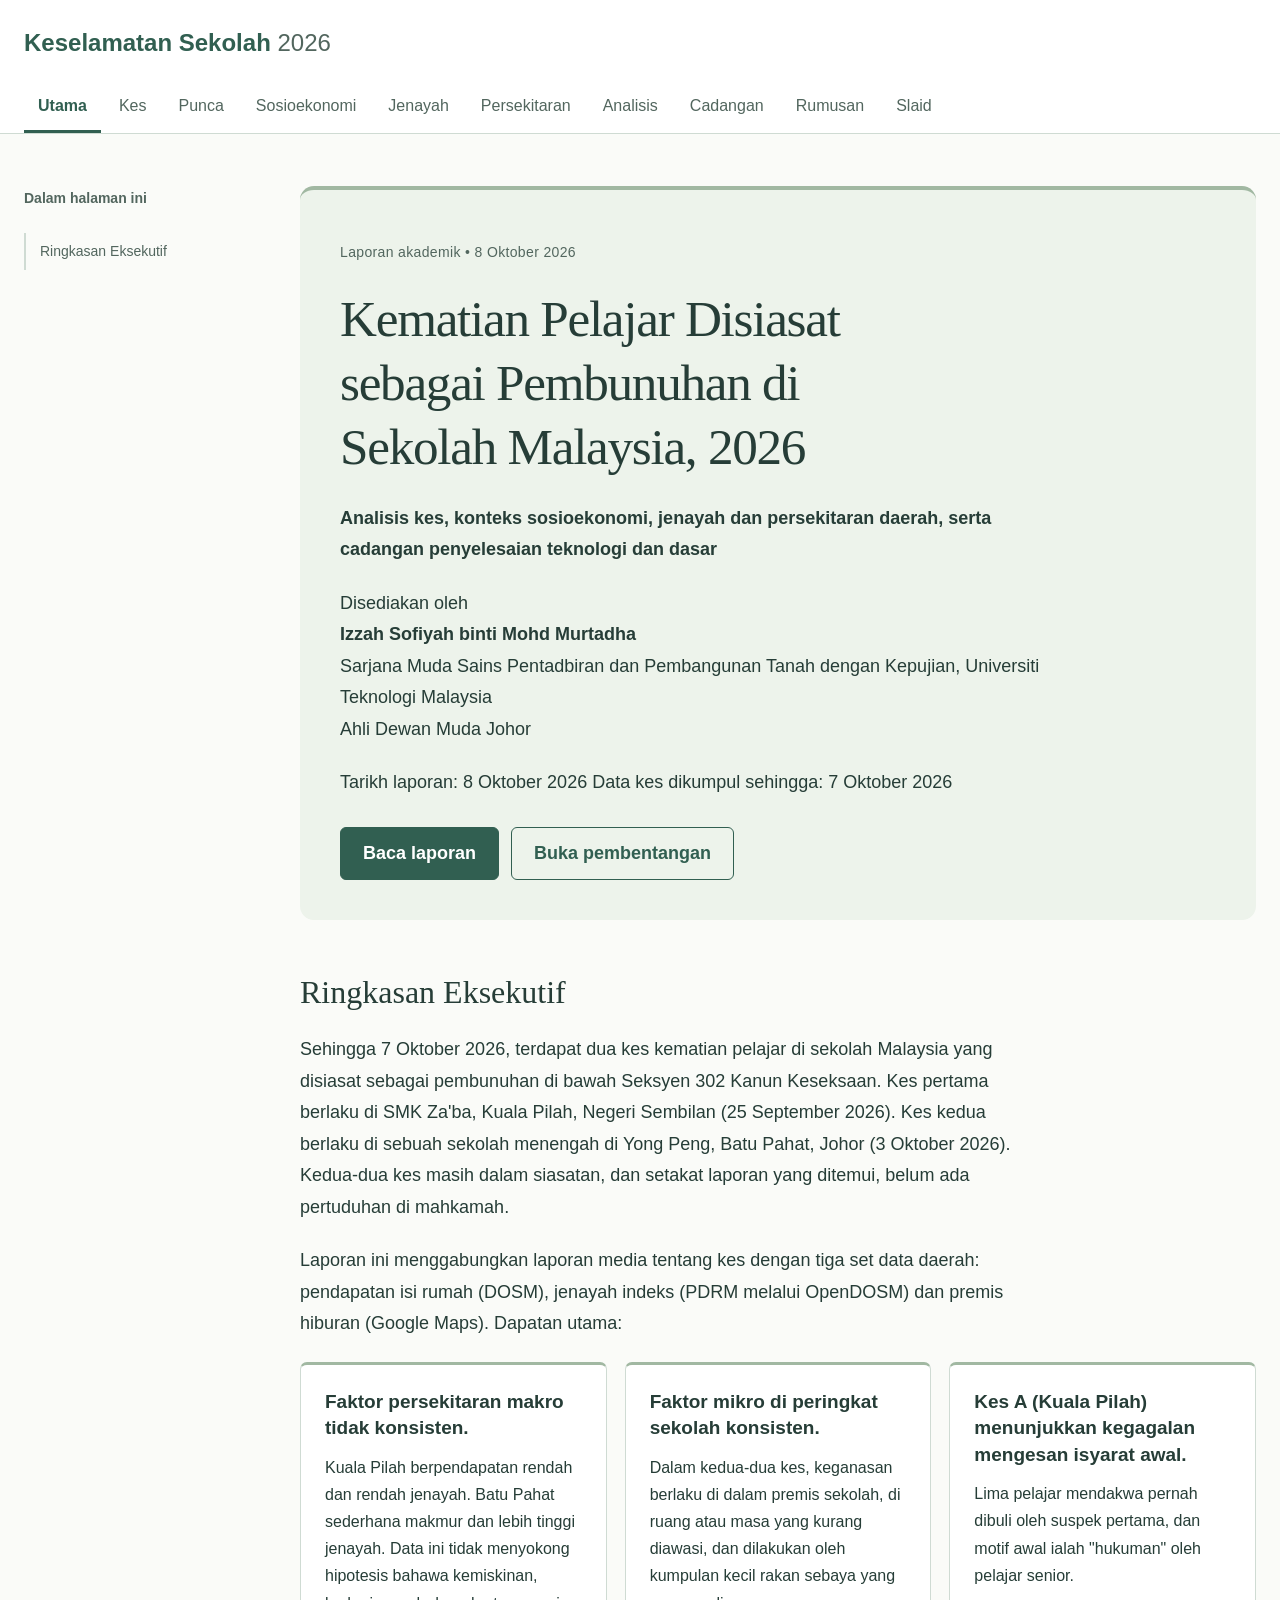
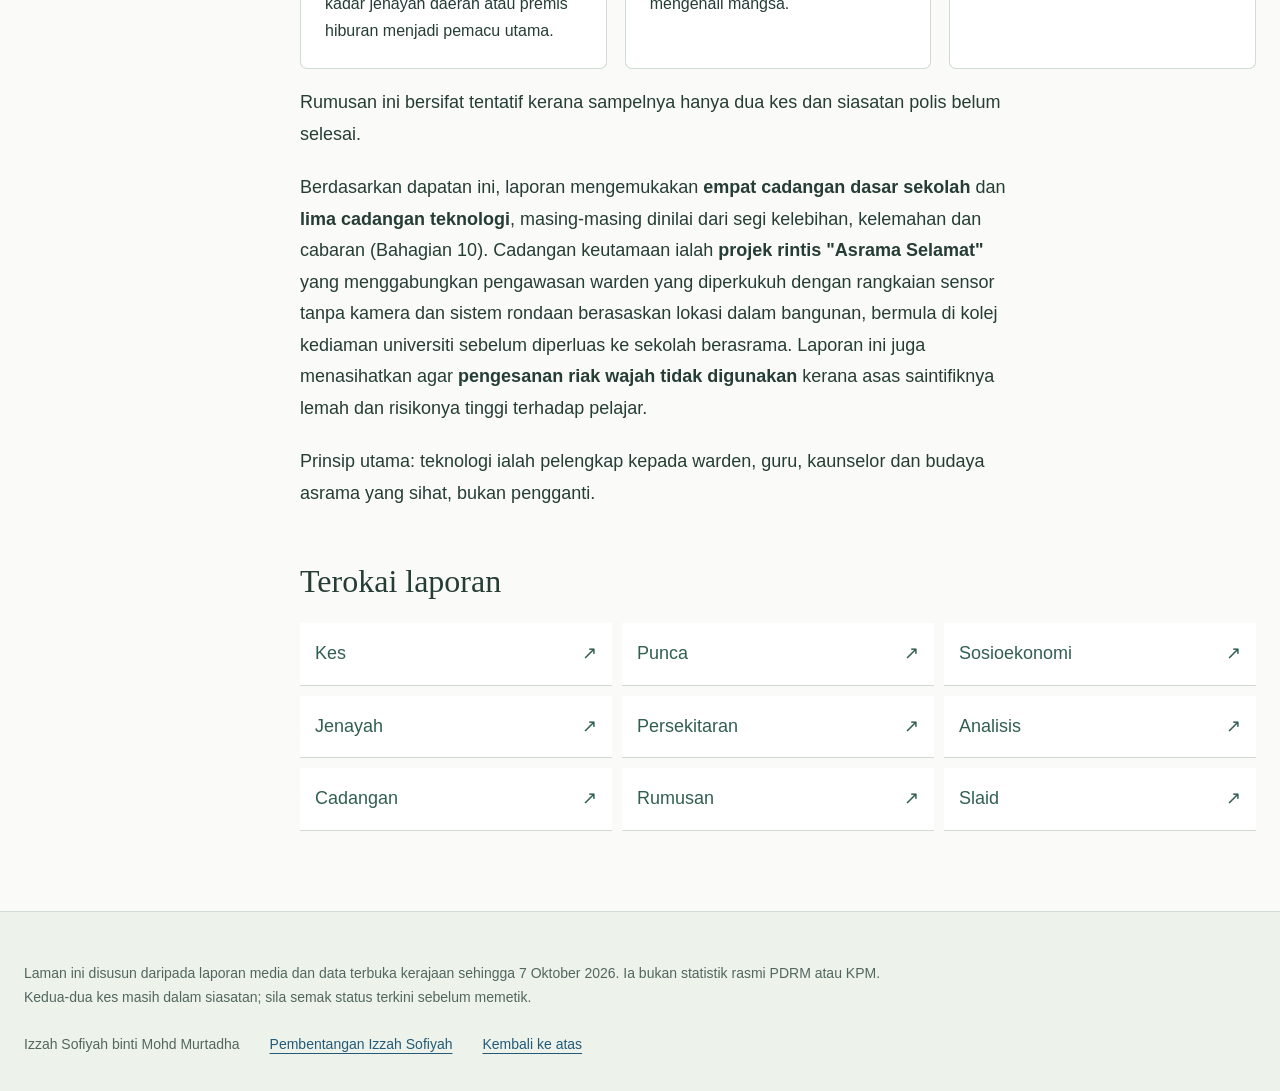
<file: index.html>
<!doctype html><html lang="ms"><head><meta charset="utf-8"><meta name="viewport" content="width=device-width,initial-scale=1"><title>Utama | Keselamatan Sekolah 2026</title><meta name="description" content="Laporan keselamatan sekolah 2026: kes, konteks, analisis dan cadangan. Sumber laporan media dan data terbuka."><link rel="stylesheet" href="assets/css/style.css"><script defer src="assets/js/main.js"></script></head><body><a class="skip" href="#kandungan">Langkau ke kandungan</a><header class="site-header"><div class="header-top"><a class="brand" href="index.html">Keselamatan Sekolah <span>2026</span></a><button id="menu" aria-controls="nav" aria-expanded="false">Menu</button></div><nav id="nav" aria-label="Navigasi utama"><a href="index.html" aria-current="page">Utama</a><a href="kes.html">Kes</a><a href="punca.html">Punca</a><a href="sosioekonomi.html">Sosioekonomi</a><a href="jenayah.html">Jenayah</a><a href="persekitaran.html">Persekitaran</a><a href="analisis.html">Analisis</a><a href="cadangan.html">Cadangan</a><a href="rumusan.html">Rumusan</a><a href="slaid.html">Slaid</a></nav></header><div class="page-shell"><aside class="toc"><p>Dalam halaman ini</p><a href="#ringkasan-eksekutif">Ringkasan Eksekutif</a></aside><main id="kandungan" tabindex="-1"><section class="hero"><p class="eyebrow">Laporan akademik • 8 Oktober 2026</p><h1 id="kematian-pelajar-disiasat-sebagai-pembunuhan-di-sekolah-malaysia-2026">Kematian Pelajar Disiasat sebagai Pembunuhan di Sekolah Malaysia, 2026</h1>
<p><strong>Analisis kes, konteks sosioekonomi, jenayah dan persekitaran daerah, serta cadangan penyelesaian teknologi dan dasar</strong></p>
<p>Disediakan oleh<br><strong>Izzah Sofiyah binti Mohd Murtadha</strong><br>Sarjana Muda Sains Pentadbiran dan Pembangunan Tanah dengan Kepujian, Universiti Teknologi Malaysia<br>Ahli Dewan Muda Johor</p>
<p>Tarikh laporan: 8 Oktober 2026 Data kes dikumpul sehingga: 7 Oktober 2026</p><div class="hero-actions"><a class="button" href="kes.html">Baca laporan</a><a class="button secondary" href="slaid.html">Buka pembentangan</a></div></section><h2 id="ringkasan-eksekutif">Ringkasan Eksekutif</h2>
<p>Sehingga 7 Oktober 2026, terdapat dua kes kematian pelajar di sekolah Malaysia yang disiasat sebagai pembunuhan di bawah Seksyen 302 Kanun Keseksaan. Kes pertama berlaku di SMK Za&#x27;ba, Kuala Pilah, Negeri Sembilan (25 September 2026). Kes kedua berlaku di sebuah sekolah menengah di Yong Peng, Batu Pahat, Johor (3 Oktober 2026). Kedua-dua kes masih dalam siasatan, dan setakat laporan yang ditemui, belum ada pertuduhan di mahkamah.</p>
<p>Laporan ini menggabungkan laporan media tentang kes dengan tiga set data daerah: pendapatan isi rumah (DOSM), jenayah indeks (PDRM melalui OpenDOSM) dan premis hiburan (Google Maps). Dapatan utama:</p>
<ol class="findings">
<li><strong>Faktor persekitaran makro tidak konsisten.</strong> Kuala Pilah berpendapatan rendah dan rendah jenayah. Batu Pahat sederhana makmur dan lebih tinggi jenayah. Data ini tidak menyokong hipotesis bahawa kemiskinan, kadar jenayah daerah atau premis hiburan menjadi pemacu utama.</li>
<li><strong>Faktor mikro di peringkat sekolah konsisten.</strong> Dalam kedua-dua kes, keganasan berlaku di dalam premis sekolah, di ruang atau masa yang kurang diawasi, dan dilakukan oleh kumpulan kecil rakan sebaya yang mengenali mangsa.</li>
<li><strong>Kes A (Kuala Pilah) menunjukkan kegagalan mengesan isyarat awal.</strong> Lima pelajar mendakwa pernah dibuli oleh suspek pertama, dan motif awal ialah &quot;hukuman&quot; oleh pelajar senior.</li>
</ol>
<p>Rumusan ini bersifat tentatif kerana sampelnya hanya dua kes dan siasatan polis belum selesai.</p>
<p>Berdasarkan dapatan ini, laporan mengemukakan <strong>empat cadangan dasar sekolah</strong> dan <strong>lima cadangan teknologi</strong>, masing-masing dinilai dari segi kelebihan, kelemahan dan cabaran (Bahagian 10). Cadangan keutamaan ialah <strong>projek rintis &quot;Asrama Selamat&quot;</strong> yang menggabungkan pengawasan warden yang diperkukuh dengan rangkaian sensor tanpa kamera dan sistem rondaan berasaskan lokasi dalam bangunan, bermula di kolej kediaman universiti sebelum diperluas ke sekolah berasrama. Laporan ini juga menasihatkan agar <strong>pengesanan riak wajah tidak digunakan</strong> kerana asas saintifiknya lemah dan risikonya tinggi terhadap pelajar.</p>
<p>Prinsip utama: teknologi ialah pelengkap kepada warden, guru, kaunselor dan budaya asrama yang sihat, bukan pengganti.</p><section class="quick"><h2>Terokai laporan</h2><div><a href="kes.html">Kes<span aria-hidden="true">↗</span></a><a href="punca.html">Punca<span aria-hidden="true">↗</span></a><a href="sosioekonomi.html">Sosioekonomi<span aria-hidden="true">↗</span></a><a href="jenayah.html">Jenayah<span aria-hidden="true">↗</span></a><a href="persekitaran.html">Persekitaran<span aria-hidden="true">↗</span></a><a href="analisis.html">Analisis<span aria-hidden="true">↗</span></a><a href="cadangan.html">Cadangan<span aria-hidden="true">↗</span></a><a href="rumusan.html">Rumusan<span aria-hidden="true">↗</span></a><a href="slaid.html">Slaid<span aria-hidden="true">↗</span></a></div></section></main></div><footer class="site-footer"><p>Laman ini disusun daripada laporan media dan data terbuka kerajaan sehingga 7 Oktober 2026. Ia bukan statistik rasmi PDRM atau KPM. Kedua-dua kes masih dalam siasatan; sila semak status terkini sebelum memetik.</p><div><span>Izzah Sofiyah binti Mohd Murtadha</span><a href="slaid.html">Pembentangan Izzah Sofiyah</a><a href="#kandungan">Kembali ke atas</a></div></footer></body></html>
</file>
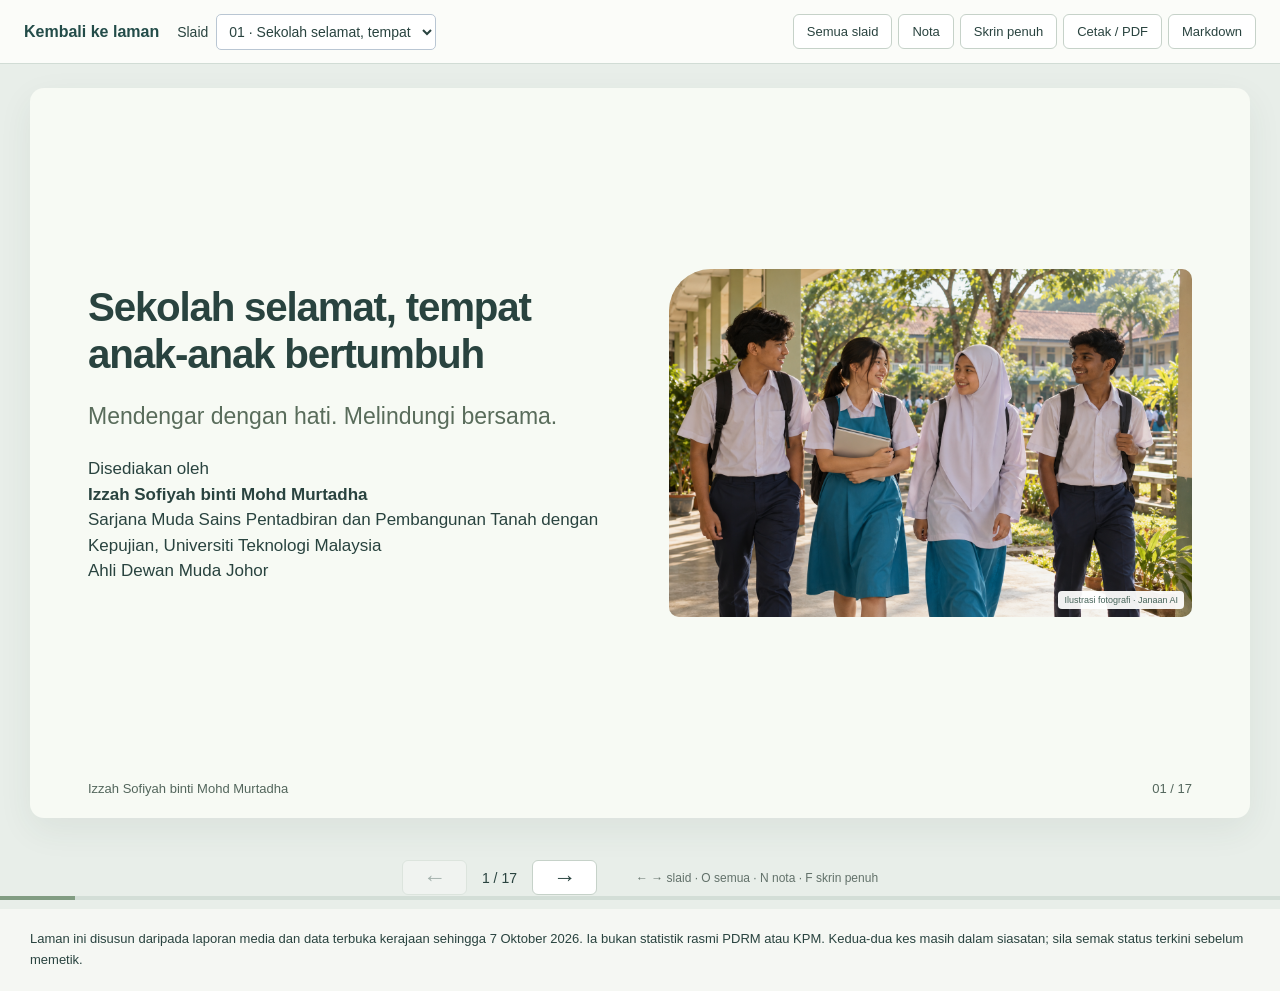
<file: slaid/index.html>
<!doctype html>
<html lang="ms"><head><meta charset="utf-8"><meta name="viewport" content="width=device-width,initial-scale=1"><meta name="theme-color" content="#142c46"><meta name="description" content="Keselamatan dan kesejahteraan murid: cadangan berteraskan ihsan, tanggungjawab dan teknologi. Pembentang: Izzah Sofiyah binti Mohd Murtadha."><title>Sekolah selamat | Izzah Sofiyah</title><style>:root{--navy:#142c46;--blue:#244863;--gold:#dec28b;--paper:#f5f7fa;--ink:#172e43;--muted:#526478}*{box-sizing:border-box}body{margin:0;background:#dbe2ea;color:var(--ink);font-family:Calibri,"Avenir Next",Arial,sans-serif}button,a,select{-webkit-tap-highlight-color:transparent}button,select,.actions a{font:inherit}button,.actions a{cursor:pointer;border:1px solid #b9c6d3;border-radius:6px;background:white;color:var(--ink);padding:9px 13px;text-decoration:none}button:hover,.actions a:hover{background:#e7edf4}button:disabled{opacity:.35;cursor:default}:focus-visible{outline:3px solid #a97921;outline-offset:3px}.toolbar{min-height:64px;display:flex;align-items:center;gap:18px;padding:10px 24px;background:var(--paper);border-bottom:1px solid #c2cdda}.brand{font-weight:700;color:var(--navy);text-decoration:none;white-space:nowrap}.jump{display:flex;align-items:center;gap:8px;font-size:14px}.jump select{max-width:220px;padding:8px;border:1px solid #b9c6d3;border-radius:5px;background:white;color:var(--ink)}.actions{display:flex;gap:6px;margin-left:auto;font-size:13px}#deck{padding:24px 30px 18px}.slide{position:relative;background:var(--paper);max-width:1280px;min-height:640px;margin:0 auto 24px;padding:55px 66px 68px;border-top:6px solid var(--gold);box-shadow:0 12px 36px #142c4619;overflow-wrap:break-word}.js .slide{display:none}.js .slide.active{display:flex;flex-direction:column;justify-content:center;min-height:0;height:calc(100dvh - 170px)}.slide-content{width:100%;max-width:1120px;margin:auto 0}h1{font-family:Georgia,"Times New Roman",serif;font-weight:400;font-size:clamp(32px,3.6vw,54px);line-height:1.13;letter-spacing:-.025em;margin:0 0 24px;max-width:1000px}h2{font-size:clamp(20px,2vw,28px);line-height:1.3;font-weight:400;color:var(--muted);margin:0 0 25px}p,li{font-size:clamp(19px,1.85vw,27px);line-height:1.48}p{max-width:950px;margin:18px 0}ul{margin:8px 0 22px;padding:0;list-style:none;display:grid;gap:17px}li{padding-left:23px;position:relative}li:before{content:'';position:absolute;width:7px;height:7px;background:#987235;left:0;top:.65em}strong{font-weight:700}blockquote{font-size:clamp(20px,1.9vw,28px);line-height:1.4;margin:30px 0 0;padding:12px 0 12px 22px;border-left:3px solid #aa803b;color:var(--blue);max-width:1040px}footer{position:absolute;bottom:22px;left:66px;right:66px;display:flex;justify-content:space-between;font-size:13px;color:var(--muted)}.cover,.statement{background:var(--navy);color:white}.cover h1{font-size:clamp(40px,4.8vw,70px);max-width:900px}.cover h2{color:var(--gold);font-size:clamp(23px,2.3vw,33px)}.cover p{font-size:clamp(18px,1.65vw,24px);max-width:880px}.cover blockquote,.statement blockquote{color:var(--gold);border-color:var(--gold)}.cover footer,.statement footer{color:#bdcddd}.statement h1{font-size:clamp(42px,5vw,72px);max-width:1000px}.statement p{font-size:clamp(23px,2.4vw,34px)}.pillars ul{grid-template-columns:repeat(3,1fr);gap:30px;margin-top:38px}.pillars li{border-top:3px solid #b49251;padding:24px 0 0}.pillars li:before{display:none}.process ul{counter-reset:step;gap:14px}.process li{padding-left:55px}.process li:before{counter-increment:step;content:counter(step);width:34px;height:34px;top:3px;border-radius:50%;display:grid;place-items:center;background:var(--navy);color:var(--gold);font-size:20px}.table-wrap{overflow-x:auto}table{border-collapse:collapse;width:100%;font-size:clamp(17px,1.65vw,24px);line-height:1.45}th{text-align:left;background:var(--navy);color:white;padding:16px}td{padding:19px 16px;border-bottom:1px solid #bdcad7}tr:nth-child(even){background:#e8eef4}.navigation{display:flex;align-items:center;justify-content:center;gap:15px;padding:0 20px 14px;font-size:14px}.navigation button{font-size:23px;padding:3px 20px}.hint{color:var(--muted);margin-left:24px;font-size:12px}.progress{position:fixed;bottom:0;left:0;width:100%;height:4px;background:#c5d1dd}#progress{height:100%;background:#a77a2f}#note-panel{position:fixed;z-index:4;bottom:52px;right:24px;width:min(560px,calc(100% - 48px));max-height:50vh;overflow:auto;padding:24px;background:#fff;box-shadow:0 5px 40px #0005;border:2px solid var(--gold);border-radius:8px}#note-panel section{display:none}#note-panel section.active{display:block}#note-panel h2{font-size:20px;margin:6px 0}#note-panel p{font-size:18px;line-height:1.6}#close-notes{float:right;font-size:13px}.overview .slide,.js.overview .slide{display:flex;height:auto;min-height:650px;margin-bottom:28px}.overview #deck{max-width:1340px;margin:auto}.overview .slide{cursor:pointer}.noscript{text-align:center}body:fullscreen .toolbar{display:none}body:fullscreen .slide.active{height:calc(100dvh - 100px)}@media(max-height:750px) and (min-width:801px){.slide{padding:30px 48px 48px}h1{font-size:38px;margin-bottom:18px}h2{font-size:23px;margin-bottom:17px}p,li{font-size:21px}ul{gap:12px}blockquote{margin-top:18px;font-size:22px}footer{bottom:15px;left:48px;right:48px}.cover h1,.statement h1{font-size:52px}.statement p{font-size:27px}td{padding:12px}table{font-size:19px}}@media(max-width:800px){.toolbar{flex-wrap:wrap;padding:10px 14px;gap:8px}.actions{width:100%;margin:0;flex-wrap:wrap;font-size:12px}.jump{margin-left:auto}.jump select{max-width:180px}#deck{padding:14px 12px}.js .slide.active{height:auto;min-height:calc(100dvh - 225px)}.slide{padding:32px 25px 65px;min-height:0}.cover h1,.statement h1{font-size:40px}.pillars ul{grid-template-columns:1fr;gap:15px}.pillars li{padding-top:12px}.slide footer{left:25px;right:25px;font-size:10px}blockquote{margin-top:22px}.hint{display:none}table{font-size:16px;min-width:600px}.navigation{padding-bottom:15px}.overview .slide,.js.overview .slide{min-height:0}body:fullscreen .slide.active{height:auto;min-height:calc(100dvh - 90px)}}@media print{@page{size:landscape;margin:0}body{background:white}.toolbar,.navigation,.progress,#note-panel,.noscript{display:none!important}#deck{padding:0!important;margin:0!important;max-width:none!important}.slide,.js .slide,.js .slide.active,.js.overview .slide{display:flex!important;flex-direction:column;justify-content:center;width:100%;height:100vh!important;min-height:0!important;max-width:none;margin:0;box-shadow:none;break-after:page;padding:14mm 17mm 18mm;print-color-adjust:exact;-webkit-print-color-adjust:exact}.slide:last-child{break-after:auto}h1{font-size:31pt}.cover h1,.statement h1{font-size:42pt}h2{font-size:19pt}p,li,.cover p{font-size:17pt}.statement p{font-size:22pt}blockquote{font-size:18pt}table{font-size:15pt}.slide footer{bottom:8mm}}
/* Softer teaching style: generous photo panels, calm green, shorter copy. */
:root{--navy:#234c49;--blue:#356a60;--gold:#d7b982;--paper:#fbfcf9;--ink:#29433f;--muted:#62716a}body{background:#e8eee9}.toolbar{border-color:#d1dcd5}.brand{font-weight:600}.slide{border-top:0;border-radius:14px;box-shadow:0 12px 35px #26483d12;padding:45px 58px 65px}.slide h1{font-family:"Avenir Next",Calibri,Arial,sans-serif;font-weight:600;font-size:clamp(32px,3.35vw,48px);letter-spacing:-.03em;max-width:1020px;line-height:1.15}.slide h2{color:#74816e;font-size:25px}.slide li{line-height:1.5}.slide li:before{background:#85a896;border-radius:50%}.slide blockquote{color:#476e61;border-color:#c9b482;font-size:24px;font-weight:400}.slide footer{left:58px;right:58px;color:#6c7d73}.slide.cover,.slide.statement,.slide.story{background:#f7faf4;color:var(--ink)}.slide.with-photo.active{display:grid;grid-template-columns:1.05fr 1fr;gap:32px;align-items:center;justify-content:normal}.slide.with-photo .slide-content{margin:0;min-width:0}.slide.with-photo h1{font-size:clamp(32px,3.15vw,46px);line-height:1.16}.slide.with-photo h2{font-size:23px}.slide.with-photo p{font-size:22px;line-height:1.5}.slide.cover p{font-size:18px}.slide.cover strong{font-weight:600}.slide.with-photo blockquote{font-size:23px;margin-top:24px}.slide-photo{margin:0;align-self:stretch;position:relative;min-width:0;min-height:0;display:flex;align-items:center}.slide-photo img{width:100%;height:100%;object-fit:cover;border-radius:90px 12px 12px 12px;object-position:center;min-height:0}.slide-photo figcaption{position:absolute;bottom:12px;right:12px;background:#fffE;color:#456359;border-radius:4px;padding:5px 8px;font-size:10px}.slide.closing{background:#234c49;color:#fff}.slide.closing h1{color:#fff}.slide.closing p{color:#e0ebe3}.slide.closing footer{color:#c6d6cf}.slide.story{background:#ecf2e8}.slide.story h1{font-size:55px;max-width:930px}.slide.story p{font-size:31px}.pillars li{border-color:#a7bda6}.pillars ul{gap:34px}.process li:before{background:#456b60;color:white}th{background:#456b60}td{border-color:#ccd8ce}tr:nth-child(even){background:#edf3ec}.overview .slide.with-photo{display:grid;height:660px}.overview .slide{border:1px solid #d4ded4}.progress{background:#d3ded7}#progress{background:#819c82}button,.actions a{border-color:#c6d2c9}button:hover,.actions a:hover{background:#e6eee5}.story:after{content:'“';position:absolute;right:65px;top:20px;font-family:Georgia,serif;font-size:190px;color:#d2dfce;pointer-events:none;z-index:0}.story .slide-content{position:relative;z-index:1}@media(max-height:750px) and (min-width:801px){.slide{padding:32px 48px 55px}.slide h1{font-size:37px}.slide h2{font-size:22px}.slide.with-photo h1{font-size:37px}.slide.with-photo p{font-size:20px}.slide.cover p{font-size:17px}.slide.with-photo blockquote{font-size:21px}.slide footer{left:48px;right:48px}.slide.story h1{font-size:49px}.slide.story p{font-size:28px}}@media(max-width:800px){.slide{padding:30px 25px 60px}.slide.with-photo.active,.overview .slide.with-photo{display:flex;flex-direction:column;height:auto;gap:22px}.slide.with-photo h1{font-size:34px}.slide.with-photo p{font-size:20px}.slide-photo{width:100%;height:260px;min-height:260px;order:1}.slide-photo img{border-radius:36px 8px 8px 8px;object-position:center 40%}.slide.with-photo .slide-content{order:0}.slide h1{font-size:32px}.slide h2{font-size:22px}.slide footer{left:25px;right:25px}.slide.story h1{font-size:38px}.slide.story p{font-size:25px}.slide blockquote{font-size:21px}.story:after{font-size:120px;right:20px}.slide li{font-size:20px}.slide.closing .slide-photo{height:220px;min-height:220px}}@media print{.slide{border-radius:0}.slide.with-photo,.js .slide.with-photo,.js .slide.with-photo.active{display:grid!important;grid-template-columns:1.05fr 1fr;gap:8mm}.slide-photo{height:145mm;min-height:0}.slide.with-photo h1{font-size:30pt}.slide.with-photo p,.slide.cover p{font-size:15pt}.slide.with-photo h2{font-size:18pt}.slide h1{font-size:29pt}.slide h2{font-size:19pt}.slide blockquote{font-size:17pt}.slide.story h1{font-size:38pt}.slide.story p{font-size:24pt}}
/* Keep photographic compositions intact and let the slide breathe. */
.slide.with-photo .slide-photo{align-self:center;height:auto;aspect-ratio:3/2;width:100%;background:#e8eee4;border-radius:42px 10px 10px 10px;overflow:hidden}.slide.with-photo .slide-photo img{height:100%;object-fit:contain;border-radius:0}.slide.with-photo .slide-photo figcaption{font-size:9px;bottom:8px;right:8px;padding:4px 6px}.slide.with-photo.story:after{display:none}.slide.with-photo.story h1{font-size:clamp(32px,3.15vw,46px)}.slide.with-photo.story p{font-size:24px}.slide.with-photo li{font-size:22px}.slide.with-photo.closing .slide-photo{background:#335b53}@media(max-height:750px) and (min-width:801px){.slide.with-photo li{font-size:20px}.slide.with-photo.story h1{font-size:37px}.slide.with-photo.story p{font-size:22px}}@media(max-width:800px){.slide.with-photo .slide-photo{min-height:0;height:auto;aspect-ratio:3/2;border-radius:28px 8px 8px 8px}.slide.with-photo li{font-size:20px}.slide.with-photo.story h1{font-size:34px}.slide.with-photo.story p{font-size:21px}}@media print{.slide.with-photo .slide-photo{height:auto;aspect-ratio:3/2;min-height:0}.slide.with-photo li{font-size:15pt}.slide.with-photo.story h1{font-size:30pt}.slide.with-photo.story p{font-size:17pt}}
/* Photographic layouts are authored into each slide, rather than a separate gallery. */
.slide.with-photo.ribbon.active,.overview .slide.with-photo.ribbon{display:grid;grid-template-columns:minmax(0,1fr) 29%;gap:34px}.slide.with-photo.ribbon .slide-photo{height:100%;max-height:440px;aspect-ratio:auto;border-radius:55px 10px 10px 10px}.slide.with-photo.ribbon .slide-photo img{object-fit:cover;object-position:50% 50%}.slide.with-photo.ribbon h1{font-size:36px}.slide.with-photo.ribbon h2{font-size:22px}.slide.with-photo.ribbon ul{gap:20px}.slide.with-photo.ribbon li{font-size:20px}.slide.with-photo.ribbon blockquote{font-size:21px}.slide.with-photo.process li{padding-left:47px}.slide.with-photo.process li:before{font-size:17px;width:30px;height:30px}.slide.with-photo:not(.cover):not(.closing) .slide-photo{box-shadow:0 9px 22px #234c4912}@media(max-width:800px){.slide.with-photo.ribbon.active,.overview .slide.with-photo.ribbon{display:flex}.slide.with-photo.ribbon .slide-photo{height:auto;max-height:none;aspect-ratio:3/2}.slide.with-photo.ribbon .slide-photo img{object-fit:contain}.slide.with-photo.ribbon h1{font-size:32px}}@media print{.slide.with-photo.ribbon,.js .slide.with-photo.ribbon.active{grid-template-columns:minmax(0,1fr) 29%}.slide.with-photo.ribbon h1{font-size:28pt}.slide.with-photo.ribbon li{font-size:15pt}}

.slide h2{color:#596c5b}.slide footer{color:#53665c}.slide.closing footer{color:#c6d6cf}
/* Keep the table and its footer in document flow at every viewport height. */
.js #slaid-10.active{height:auto;min-height:calc(100dvh - 170px);justify-content:center;padding-bottom:24px}
#slaid-10 .slide-content{margin:0}
#slaid-10 .table-wrap{margin-bottom:0}
#slaid-10 table{font-size:clamp(16px,1.5vw,21px);line-height:1.4}
#slaid-10 th,#slaid-10 td{padding:12px 14px}
#slaid-10 footer{position:static;margin-top:24px;flex-shrink:0;gap:20px}
.slide.cover .presenter-credit{font-size:17px;line-height:1.5}
@media(max-width:800px){.slide.cover .presenter-credit{font-size:16px}#slaid-10 table{min-width:560px;font-size:16px}}
@media print{.js #slaid-10.active,#slaid-10{min-height:0!important;height:100vh!important}#slaid-10 table{font-size:14pt}.slide.cover .presenter-credit{font-size:13pt}}
</style></head>
<body><header class="toolbar"><a class="brand" href="../slaid.html">Kembali ke laman</a><label class="jump">Slaid <select id="jump" aria-label="Pilih slaid"><option value="1">01 · Sekolah selamat, tempat anak-anak bertumbuh</option><option value="2">02 · Kita mahu mereka datang dengan harapan, pulang dengan senyuman.</option><option value="3">03 · Melihat sekolah melalui mata seorang anak</option><option value="4">04 · Sebelum mencari jawapan, mari memahami.</option><option value="5">05 · Ada anak yang ingin bercerita, tetapi belum berani.</option><option value="6">06 · Perlindungan tumbuh apabila kita bergerak bersama</option><option value="7">07 · Kehadiran kita boleh membawa makna</option><option value="8">08 · Apabila seorang anak mula bercerita…</option><option value="9">09 · Rumah dan sekolah, satu lingkungan sokongan</option><option value="10">10 · Teknologi boleh mendekatkan bantuan</option><option value="11">11 · Bayangkan satu butang bantuan ditekan.</option><option value="12">12 · Menjaga keselamatan, memelihara maruah</option><option value="13">13 · Kita boleh bermula, langkah demi langkah.</option><option value="14">14 · Bagaimana kita tahu usaha ini membantu?</option><option value="15">15 · Tiga ikhtiar untuk masa hadapan mereka</option><option value="16">16 · Teknologi membantu. Kasih dan tanggungjawab melindungi.</option><option value="17">17 · Asas kandungan dan batas tafsiran</option></select></label><div class="actions"><button id="overview" title="Semua slaid (O)" aria-pressed="false">Semua slaid</button><button id="notes" title="Nota pembentang (N)" aria-pressed="false">Nota</button><button id="fullscreen" title="Skrin penuh (F)">Skrin penuh</button><button id="print">Cetak / PDF</button><a href="slides.md" download>Markdown</a></div></header>
<main id="deck"><section class="slide cover with-photo" id="slaid-1" aria-label="Slaid 1: Sekolah selamat, tempat anak-anak bertumbuh" tabindex="-1"><div class="slide-content"><h1>Sekolah selamat, tempat anak-anak bertumbuh</h1>
<h2>Mendengar dengan hati. Melindungi bersama.</h2>
<p class="presenter-credit">Disediakan oleh<br><strong>Izzah Sofiyah binti Mohd Murtadha</strong><br>Sarjana Muda Sains Pentadbiran dan Pembangunan Tanah dengan Kepujian, Universiti Teknologi Malaysia<br>Ahli Dewan Muda Johor</p></div><figure class="slide-photo"><img src="assets/sahabat-sekolah.png" alt="Sahabat berjalan bersama di sekolah; ilustrasi fotografi AI"><figcaption>Ilustrasi fotografi · Janaan AI</figcaption></figure><footer><span>Izzah Sofiyah binti Mohd Murtadha</span><span>01 / 17</span></footer></section><section class="slide photo with-photo" id="slaid-2" aria-label="Slaid 2: Kita mahu mereka datang dengan harapan, pulang dengan senyuman." tabindex="-1"><div class="slide-content"><h1>Kita mahu mereka datang dengan harapan, pulang dengan senyuman.</h1>
<p>Belajar, berkawan dan membesar tanpa rasa takut.</p>
<blockquote>Rasa selamat ialah permulaan kepada pembelajaran.</blockquote></div><figure class="slide-photo"><img src="assets/sahabat-sekolah.png" alt="Persahabatan dalam suasana sekolah yang tenang; ilustrasi fotografi AI"><figcaption>Ilustrasi fotografi · Janaan AI</figcaption></figure><footer><span>Izzah Sofiyah binti Mohd Murtadha</span><span>02 / 17</span></footer></section><section class="slide photo with-photo" id="slaid-3" aria-label="Slaid 3: Melihat sekolah melalui mata seorang anak" tabindex="-1"><div class="slide-content"><h1>Melihat sekolah melalui mata seorang anak</h1>
<ul><li><strong>Di kelas</strong> , berani bertanya.</li><li><strong>Di asrama</strong> , tahu tempat meminta bantuan.</li><li><strong>Bersama rakan, juga dalam talian</strong> , dihormati dan diterima.</li></ul>
<blockquote>Rasa selamat bermula dalam pengalaman sehari-hari.</blockquote></div><figure class="slide-photo"><img src="assets/sahabat-sekolah.png" alt="Murid menikmati persahabatan dalam suasana sekolah yang mesra; ilustrasi fotografi AI"><figcaption>Ilustrasi fotografi · Janaan AI</figcaption></figure><footer><span>Izzah Sofiyah binti Mohd Murtadha</span><span>03 / 17</span></footer></section><section class="slide photo with-photo" id="slaid-4" aria-label="Slaid 4: Sebelum mencari jawapan, mari memahami." tabindex="-1"><div class="slide-content"><h1>Sebelum mencari jawapan, mari memahami.</h1>
<ul><li><strong>Dengar</strong> murid, keluarga dan pendidik.</li><li><strong>Fahami</strong> hubungan rakan dan keadaan sekolah.</li><li><strong>Semak bukti</strong> sebelum membuat kesimpulan.</li></ul>
<blockquote>Memahami dahulu membuka jalan untuk membantu.</blockquote></div><figure class="slide-photo"><img src="assets/guru-mendengar.png" alt="Guru mendengar pengalaman murid dengan penuh perhatian; ilustrasi fotografi AI"><figcaption>Ilustrasi fotografi · Janaan AI</figcaption></figure><footer><span>Izzah Sofiyah binti Mohd Murtadha</span><span>04 / 17</span></footer></section><section class="slide photo with-photo" id="slaid-5" aria-label="Slaid 5: Ada anak yang ingin bercerita, tetapi belum berani." tabindex="-1"><div class="slide-content"><h1>Ada anak yang ingin bercerita, tetapi belum berani.</h1>
<p>Mungkin dia bimbang tidak dipercayai. Mungkin dia takut keadaan menjadi lebih sukar.</p>
<blockquote>Langkah pertama kita: menyediakan ruang untuk didengar.</blockquote></div><figure class="slide-photo"><img src="assets/guru-mendengar.png" alt="Guru memberi perhatian ketika murid berbicara; ilustrasi fotografi AI"><figcaption>Ilustrasi fotografi · Janaan AI</figcaption></figure><footer><span>Izzah Sofiyah binti Mohd Murtadha</span><span>05 / 17</span></footer></section><section class="slide pillars ribbon with-photo" id="slaid-6" aria-label="Slaid 6: Perlindungan tumbuh apabila kita bergerak bersama" tabindex="-1"><div class="slide-content"><h1>Perlindungan tumbuh apabila kita bergerak bersama</h1>
<h2>Tiga perkara yang saling melengkapi</h2>
<ul><li><strong>Hubungan yang dipercayai</strong> , ada seseorang yang sudi mendengar.</li><li><strong>Tindakan yang jelas</strong> , bantuan diteruskan sehingga murid terlindung.</li><li><strong>Alat yang membantu</strong> , teknologi memudahkan kita menghubungkan kedua-duanya.</li></ul>
<blockquote>Mulakan dengan manusia, kemudian pilih alat yang benar-benar diperlukan.</blockquote></div><figure class="slide-photo"><img src="assets/guru-mendengar.png" alt="Hubungan yang dipercayai antara guru dengan murid; ilustrasi fotografi AI"><figcaption>Ilustrasi fotografi · Janaan AI</figcaption></figure><footer><span>Izzah Sofiyah binti Mohd Murtadha</span><span>06 / 17</span></footer></section><section class="slide photo with-photo" id="slaid-7" aria-label="Slaid 7: Kehadiran kita boleh membawa makna" tabindex="-1"><div class="slide-content"><h1>Kehadiran kita boleh membawa makna</h1>
<h2>Perhatian kecil, makna yang besar</h2>
<ul><li><strong>Bertanya khabar</strong> dan mengenali murid.</li><li><strong>Bimbing rakan menjaga rakan</strong>, tanpa hukuman oleh senior.</li><li><strong>Amalkan empati</strong> dalam kehidupan sekolah.</li><li><strong>Sokong guru dan warden</strong> dalam amanah menjaga anak-anak.</li></ul></div><figure class="slide-photo"><img src="assets/guru-menyambut.png" alt="Guru menyambut dan mendengar murid di sekolah; ilustrasi fotografi AI"><figcaption>Ilustrasi fotografi · Janaan AI</figcaption></figure><footer><span>Izzah Sofiyah binti Mohd Murtadha</span><span>07 / 17</span></footer></section><section class="slide photo process with-photo" id="slaid-8" aria-label="Slaid 8: Apabila seorang anak mula bercerita…" tabindex="-1"><div class="slide-content"><h1>Apabila seorang anak mula bercerita…</h1>
<ul><li><strong>Dengar</strong> dengan tenang.</li><li><strong>Lindungi</strong> keselamatannya.</li><li><strong>Hubungkan</strong> dengan petugas yang membantu.</li><li><strong>Susuli</strong> sehingga bantuan sampai.</li></ul>
<blockquote>Kepercayaan tumbuh selepas kita mendengar dan bertindak.</blockquote></div><figure class="slide-photo"><img src="assets/guru-mendengar.png" alt="Perbualan yang membuka jalan kepada bantuan; ilustrasi fotografi AI"><figcaption>Ilustrasi fotografi · Janaan AI</figcaption></figure><footer><span>Izzah Sofiyah binti Mohd Murtadha</span><span>08 / 17</span></footer></section><section class="slide photo with-photo" id="slaid-9" aria-label="Slaid 9: Rumah dan sekolah, satu lingkungan sokongan" tabindex="-1"><div class="slide-content"><h1>Rumah dan sekolah, satu lingkungan sokongan</h1>
<p>Perbualan yang tenang membuka ruang untuk anak berkongsi.</p>
<p><strong>“Apa yang menggembirakan hari ini? Ada perkara yang membuat kamu tidak selesa?”</strong></p>
<blockquote>Cadangan pembuka bicara, bukan soal siasat.</blockquote></div><figure class="slide-photo"><img src="assets/keluarga-mendengar.png" alt="Ibu mendengar anak bercerita selepas sekolah; ilustrasi fotografi AI"><figcaption>Ilustrasi fotografi · Janaan AI</figcaption></figure><footer><span>Izzah Sofiyah binti Mohd Murtadha</span><span>09 / 17</span></footer></section><section class="slide  " id="slaid-10" aria-label="Slaid 10: Teknologi boleh mendekatkan bantuan" tabindex="-1"><div class="slide-content"><h1>Teknologi boleh mendekatkan bantuan</h1>
<h2>Pilih mengikut keperluan sekolah</h2>
<div class="table-wrap"><table><thead><tr><th>Apabila murid memerlukan…</th><th>Alat boleh membantu…</th><th>Orang dewasa tetap perlu…</th></tr></thead><tbody><tr><td>Ruang untuk melapor</td><td>Saluran aduan digital</td><td>Mendengar dan melindungi pengadu</td></tr><tr><td>Bantuan segera</td><td>Butang SOS</td><td>Menerima amaran dan hadir membantu</td></tr><tr><td>Kawasan lebih terjaga</td><td>Rekod rondaan, sensor terpilih</td><td>Menyemak keadaan dan bertindak</td></tr><tr><td>Perhatian berterusan</td><td>Rekod tindakan susulan</td><td>Kembali memastikan murid selamat</td></tr></tbody></table></div></div><footer><span>Izzah Sofiyah binti Mohd Murtadha</span><span>10 / 17</span></footer></section><section class="slide photo story with-photo" id="slaid-11" aria-label="Slaid 11: Bayangkan satu butang bantuan ditekan." tabindex="-1"><div class="slide-content"><h1>Bayangkan satu butang bantuan ditekan.</h1>
<h2>Situasi rekaan untuk direnungkan bersama</h2>
<p>Amaran sampai ke telefon petugas.</p>
<p><strong>Namun, siapa yang akan datang?</strong></p>
<blockquote>Alat boleh menghantar isyarat. Perlindungan memerlukan seseorang yang menyahutnya.</blockquote></div><figure class="slide-photo"><img src="assets/teknologi-membantu.png" alt="Guru menerima maklumat melalui telefon dan bersedia mendapatkan bantuan; ilustrasi fotografi AI"><figcaption>Ilustrasi fotografi · Janaan AI</figcaption></figure><footer><span>Izzah Sofiyah binti Mohd Murtadha</span><span>11 / 17</span></footer></section><section class="slide photo with-photo" id="slaid-12" aria-label="Slaid 12: Menjaga keselamatan, memelihara maruah" tabindex="-1"><div class="slide-content"><h1>Menjaga keselamatan, memelihara maruah</h1>
<ul><li><strong>Jaga kerahsiaan</strong> maklumat murid.</li><li><strong>Semak amaran</strong>; alat boleh tersilap.</li><li><strong>Sediakan bantuan tanpa peranti.</strong></li><li><strong>Elakkan label automatik</strong> terhadap murid.</li></ul>
<blockquote>Menjaga dengan penuh hormat.</blockquote></div><figure class="slide-photo"><img src="assets/teknologi-membantu.png" alt="Teknologi digunakan dengan pertimbangan manusia; ilustrasi fotografi AI"><figcaption>Ilustrasi fotografi · Janaan AI</figcaption></figure><footer><span>Izzah Sofiyah binti Mohd Murtadha</span><span>12 / 17</span></footer></section><section class="slide photo process with-photo" id="slaid-13" aria-label="Slaid 13: Kita boleh bermula, langkah demi langkah." tabindex="-1"><div class="slide-content"><h1>Kita boleh bermula, langkah demi langkah.</h1>
<ul><li><strong>Kenali keperluan</strong> , dengar dan fahami sekolah.</li><li><strong>Cuba bersama</strong> , sokong petugas, pilih alat yang sesuai.</li><li><strong>Nilai dan perbaiki</strong> , perluas usaha yang berkesan.</li></ul>
<blockquote>Beri masa, latihan dan sokongan untuk perubahan bertumbuh.</blockquote></div><figure class="slide-photo"><img src="assets/guru-menyambut.png" alt="Guru dan murid membina suasana sekolah yang menyokong; ilustrasi fotografi AI"><figcaption>Ilustrasi fotografi · Janaan AI</figcaption></figure><footer><span>Izzah Sofiyah binti Mohd Murtadha</span><span>13 / 17</span></footer></section><section class="slide photo with-photo" id="slaid-14" aria-label="Slaid 14: Bagaimana kita tahu usaha ini membantu?" tabindex="-1"><div class="slide-content"><h1>Bagaimana kita tahu usaha ini membantu?</h1>
<ul><li>Anak lebih <strong>selesa bersuara</strong>.</li><li>Bantuan <strong>lebih cepat sampai</strong>.</li><li>Ada yang <strong>terus mengambil berat</strong>.</li><li><strong>Kejadian berulang berkurang</strong>.</li></ul>
<blockquote>Lihat perlindungan yang dirasai anak-anak.</blockquote></div><figure class="slide-photo"><img src="assets/sahabat-sekolah.png" alt="Rasa selamat dan persahabatan yang ingin kita pelihara; ilustrasi fotografi AI"><figcaption>Ilustrasi fotografi · Janaan AI</figcaption></figure><footer><span>Izzah Sofiyah binti Mohd Murtadha</span><span>14 / 17</span></footer></section><section class="slide pillars ribbon with-photo" id="slaid-15" aria-label="Slaid 15: Tiga ikhtiar untuk masa hadapan mereka" tabindex="-1"><div class="slide-content"><h1>Tiga ikhtiar untuk masa hadapan mereka</h1>
<h2>Dengan penuh takzim, dipersembahkan untuk pertimbangan</h2>
<ul><li><strong>Perkukuh hubungan</strong> , sokong guru, warden, kaunselor dan keluarga.</li><li><strong>Pastikan bantuan sampai</strong> , jadikan setiap aduan amanah yang disusuli.</li><li><strong>Pilih teknologi dengan cermat</strong> , uji manfaatnya sebelum diperluas.</li></ul>
<blockquote>Usaha yang baik bermula dengan keprihatinan dan diteruskan dengan tanggungjawab.</blockquote></div><figure class="slide-photo"><img src="assets/keluarga-mendengar.png" alt="Keprihatinan keluarga sebagai asas perlindungan; ilustrasi fotografi AI"><figcaption>Ilustrasi fotografi · Janaan AI</figcaption></figure><footer><span>Izzah Sofiyah binti Mohd Murtadha</span><span>15 / 17</span></footer></section><section class="slide photo closing with-photo" id="slaid-16" aria-label="Slaid 16: Teknologi membantu. Kasih dan tanggungjawab melindungi." tabindex="-1"><div class="slide-content"><h1>Teknologi membantu. Kasih dan tanggungjawab melindungi.</h1>
<p><strong>Teknologi bukanlah penyelesaian muktamad.</strong></p>
<p>Anak-anak memerlukan manusia yang mendengar, mengambil berat dan hadir apabila diperlukan.</p>
<p>Sekian, sembah patik.</p></div><figure class="slide-photo"><img src="assets/guru-menyambut.png" alt="Kehadiran pendidik yang prihatin di sisi murid; ilustrasi fotografi AI"><figcaption>Ilustrasi fotografi · Janaan AI</figcaption></figure><footer><span>Izzah Sofiyah binti Mohd Murtadha</span><span>16 / 17</span></footer></section><section class="slide  " id="slaid-17" aria-label="Slaid 17: Asas kandungan dan batas tafsiran" tabindex="-1"><div class="slide-content"><h1>Asas kandungan dan batas tafsiran</h1>
<ul><li><strong>Bahan asas:</strong> Laporan_Kes_Pembunuhan_Sekolah_2026.md yang dibekalkan, serta draf persembahan umum.</li><li><strong>Batas bukti:</strong> butiran kes dan angka laporan asal belum disahkan semula; tidak dipersembahkan sebagai dapatan rasmi.</li><li><strong>Status:</strong> cadangan untuk perbincangan; tiada penilaian keberkesanan program atau teknologi dilakukan dalam pembentangan ini.</li><li><strong>Visual:</strong> lima ilustrasi fotografi janaan AI; bukan foto murid, institusi atau kejadian sebenar.</li><li><strong>Skop:</strong> keselamatan dan kesejahteraan murid di Malaysia; bebas daripada kepentingan institusi atau pembekal tertentu.</li></ul></div><footer><span>Izzah Sofiyah binti Mohd Murtadha</span><span>17 / 17</span></footer></section></main><aside id="note-panel" hidden aria-label="Nota pembentang"><button id="close-notes" aria-label="Tutup nota">Tutup ×</button><section data-note="1"><h2>Nota slaid 1</h2><p>Ampun Tuanku beribu-ribu ampun, sembah patik mohon diampun. Patik memohon perkenan Tuanku untuk mempersembahkan cadangan memperkukuh keselamatan dan kesejahteraan anak-anak di institusi pendidikan. Persembahan ini merupakan cadangan umum, bukan dapatan siasatan mana-mana kes.</p></section><section data-note="2"><h2>Nota slaid 2</h2><p>Keselamatan bukan sekadar ketiadaan kecederaan. Anak-anak juga perlu bebas daripada ketakutan, penghinaan, ugutan dan pemulauan. Inilah matlamat yang sepatutnya memandu setiap pelaburan dan tindakan kita.</p></section><section data-note="3"><h2>Nota slaid 3</h2><p>Laporan asal menjadi titik mula untuk memahami isu. Skop persembahan diperluas supaya tindakan boleh disesuaikan dengan pelbagai institusi, termasuk keperluan murid yang berbeza. Kita tidak menganggap semua sekolah mempunyai risiko atau sumber yang sama.</p>
<p>Huraian tambahan:  Perlindungan hadir dalam perkara sehari-hari  - Di kelas , berani bertanya tanpa ditertawakan. - Di asrama dan kawasan sekolah , tahu ada orang dewasa yang boleh membantu. - Dalam persahabatan dan ruang digital , dihormati, diterima dan tidak diugut.   Setiap sekolah berbeza. Keperluan untuk rasa selamat dikongsi bersama.</p></section><section data-note="4"><h2>Nota slaid 4</h2><p>Laporan asal membincangkan dua kes serta data pendapatan, jenayah dan premis hiburan. Sampel tersebut tidak memadai untuk inferens sebab-akibat. Angka, nama dan butiran kes yang belum disahkan semula tidak diulang dalam slaid awam ini. Kita juga tidak boleh menolak pengaruh sosioekonomi hanya kerana dua daerah berbeza.</p>
<p>Huraian tambahan:  Di sebalik setiap kebimbangan, ada pengalaman yang perlu didengar  - Dengar suara murid, bersama pandangan keluarga dan pendidik. - Teliti keadaan sebenar: hubungan rakan, budaya sekolah dan pengawasan. - Berhati-hati membuat kesimpulan; beberapa kes belum menerangkan keseluruhan masalah.   Kita mencari jalan membantu, tanpa terburu-buru menyalahkan.</p></section><section data-note="5"><h2>Nota slaid 5</h2><p>Ampun Tuanku, tidak semua anak dapat terus menyatakan apa yang dialaminya. Kita boleh membuka ruang dengan mendengar tanpa memperkecilkan perasaannya. Ketakutan untuk melapor, ruang kurang diawasi, normalisasi kekerasan dan aduan tanpa susulan ialah perkara yang dicadangkan untuk diteliti di sekolah; bukan dapatan terhadap semua institusi.</p></section><section data-note="6"><h2>Nota slaid 6</h2><p>Cadangan ini meletakkan manusia dan tata kelola sebagai asas. Alat yang canggih tidak menggantikan hubungan yang dipercayai atau petugas yang mencukupi. Dana perlu menyokong keseluruhan sistem perlindungan.</p></section><section data-note="7"><h2>Nota slaid 7</h2><p>Guru dan warden tidak boleh dipertanggungjawabkan tanpa sumber yang memadai. Pentadbir perlu menilai jadual tugas, keletihan dan laluan mendapatkan bantuan. Tindakan terhadap pelaku hendaklah adil, disertai intervensi sesuai, sambil mengutamakan keselamatan mangsa.</p></section><section data-note="8"><h2>Nota slaid 8</h2><p>Kerahsiaan perlu diurus secara bertanggungjawab. Jangan menjanjikan kerahsiaan mutlak apabila bantuan perlindungan memerlukan perkongsian terhad. Jangan paksa mangsa bersemuka atau berdamai dalam keadaan tidak selamat. Aduan tanpa nama boleh dibenarkan, tetapi setiap dakwaan tetap perlu disemak secara adil.</p>
<p>Murid perlu mempunyai saluran alternatif jika aduan melibatkan pihak dalam rantaian pentadbiran biasa. Tetapkan petugas dan tempoh respons yang jelas.</p>
<p>Huraian tambahan:  Sambut keberaniannya dengan bantuan yang nyata  - Dengar dengan tenang , beri ruang, tanpa terus menyalahkan. - Pastikan dia selamat , fahami keperluan dan risiko segera. - Hubungkan dengan bantuan , tetapkan siapa yang akan bertindak. - Kembali bertanya khabar , pastikan bantuan itu benar-benar sampai.   Kepercayaan dibina melalui apa yang kita lakukan selepas mendengar.</p></section><section data-note="9"><h2>Nota slaid 9</h2><p>Perubahan tingkah laku tidak dengan sendirinya membuktikan buli atau masalah tertentu. Ia alasan untuk mendengar dan mendapatkan penilaian sesuai. Komunikasi hendaklah menghormati privasi serta keadaan keluarga dan tidak menambah beban kepada mangsa.</p></section><section data-note="10"><h2>Nota slaid 10</h2><p>Ini ialah pilihan, bukan senarai pembelian wajib. Penempatan kamera atau sensor perlu mengambil kira keperluan, privasi dan kesesuaian ruang. Sensor tanpa kamera tetap boleh menghasilkan data sensitif. Kos latihan dan penyelenggaraan perlu dinilai bersama kos perkakasan.</p></section><section data-note="11"><h2>Nota slaid 11</h2><p>Bayangkan satu situasi rekaan: butang SOS berfungsi dan amaran dihantar, tetapi telefon petugas tidak dipantau atau tiada petugas gantian. Alat berjaya secara teknikal, namun perlindungan belum berlaku. Contoh ini bukan merujuk kepada mana-mana kejadian sebenar.</p></section><section data-note="12"><h2>Nota slaid 12</h2><p>Sebelum rintis, lakukan penilaian privasi, keselamatan, etika dan keperluan undang-undang yang terpakai. AI generatif, jika digunakan, hendaklah terhad kepada sokongan seperti latihan atau penstrukturan maklumat dengan semakan manusia. Ia bukan kaunselor kecemasan dan bukan pembuat keputusan disiplin.</p>
<p>Huraian tambahan:  Anak-anak juga perlu berasa dipercayai  - Ambil hanya data yang diperlukan dan jaga kerahsiaannya. - Semak setiap amaran dengan manusia; alat juga boleh tersilap. - Sediakan bantuan tanpa peranti, supaya tiada anak tertinggal. - Elakkan label automatik berdasarkan wajah, emosi atau skor risiko.   Teknologi yang baik membantu kita menjaga, dengan penuh hormat.</p></section><section data-note="13"><h2>Nota slaid 13</h2><p>Fasa ini ialah cadangan, bukan program yang telah diluluskan. Pilih institusi rintis yang mewakili bandar, luar bandar, sekolah harian dan berasrama tanpa melabel sekolah sebagai bermasalah. Tetapkan garis dasar dan kaedah penilaian sebelum pelaksanaan.</p>
<p>Pemilihan sekolah rintis perlu merangkumi konteks bandar, luar bandar, harian dan berasrama.</p>
<p>Huraian tambahan:  Cadangan untuk dilaksanakan bersama  - Kenali keperluan sekolah , dengar murid, semak pengawasan dan perjalanan aduan. - Cuba dalam skala kecil , kukuhkan petugas dan proses; tambah alat yang sesuai. - Belajar daripada pengalaman , nilai hasil, baiki kelemahan, perluas yang berkesan.   Sediakan masa, latihan dan sumber untuk mereka yang menjalankan amanah ini.</p></section><section data-note="14"><h2>Nota slaid 14</h2><p>Gunakan maklum balas murid secara selamat serta rekod yang dinyahkenal pasti apabila sesuai. Jangan menilai sekolah semata-mata melalui jumlah aduan yang rendah kerana ini boleh menggalakkan penyembunyian. Nilai juga beban kerja, amaran palsu dan pengalaman pengguna.</p>
<p>Bilangan aduan mungkin meningkat apabila kepercayaan bertambah; tafsir bersama bukti lain.</p>
<p>Huraian tambahan:  Lihat perubahan yang dirasai oleh anak-anak  - Lebih selesa bersuara dan tahu kepada siapa hendak meminta bantuan. - Bantuan lebih cepat sampai apabila mereka memerlukannya. - Ada yang terus mengambil berat, walaupun tindakan awal sudah selesai. - Kurang kejadian berulang, termasuk tindakan balas selepas melapor.   Ukuran terpenting ialah perlindungan yang dirasai, bukan banyaknya alat yang dipasang.</p></section><section data-note="15"><h2>Nota slaid 15</h2><p>Ampun Tuanku, patik mempersembahkan tiga keutamaan ini untuk pertimbangan. Cadangan pelaksanaan adalah untuk diteliti oleh pihak berkaitan mengikut bidang kuasa dan sumber masing-masing. Persembahan ini tidak menggambarkan perkenan atau sokongan rasmi yang telah diberikan.</p></section><section data-note="16"><h2>Nota slaid 16</h2><p>Ampun Tuanku, teknologi boleh mempercepatkan amaran dan memudahkan pengawasan. Namun, alat tidak boleh memikul amanah mendidik, mendengar dan bertindak. Keselamatan anak-anak ialah tanggungjawab kita bersama. Sekian, sembah patik.</p></section><section data-note="17"><h2>Nota slaid 17</h2><p>Slaid lampiran ini disediakan untuk sesi soal jawab. Pembentangan utama berakhir pada slaid sebelumnya. Sumber asal tidak diterbitkan bersama laman ini kerana butiran kes perlu disahkan sebelum dikongsi semula. Jika angka atau kes khusus ditambah kemudian, sertakan sumber primer dan tarikh pengesahan.</p></section></aside><nav class="navigation" aria-label="Navigasi slaid"><button id="prev" aria-label="Slaid sebelumnya">←</button><span id="counter" role="status" aria-live="polite"></span><button id="next" aria-label="Slaid seterusnya">→</button><span class="hint">← → slaid · O semua · N nota · F skrin penuh</span></nav><div class="progress" aria-hidden="true"><div id="progress"></div></div><noscript><p class="noscript">JavaScript dimatikan. Semua slaid dipaparkan untuk bacaan.</p></noscript><script>(()=>{'use strict';
const slides=[...document.querySelectorAll('.slide')],jump=document.querySelector('#jump');
let current=0, overview=false;document.body.classList.add('js');
function show(index,update=true){current=Math.max(0,Math.min(slides.length-1,index));slides.forEach((s,i)=>{s.classList.toggle('active',i===current);s.setAttribute('aria-hidden',String(!overview&&i!==current));});document.querySelectorAll('[data-note]').forEach((n,i)=>n.classList.toggle('active',i===current));jump.value=String(current+1);document.querySelector('#counter').textContent=`${current+1} / ${slides.length}`;document.querySelector('#prev').disabled=current===0;document.querySelector('#next').disabled=current===slides.length-1;document.querySelector('#progress').style.width=`${(current+1)/slides.length*100}%`;if(update)history.replaceState(null,'',`#slaid-${current+1}`);}
function fromHash(){const match=location.hash.match(/^#slaid-(\d+)$/);show(match?Number(match[1])-1:0,false);}
function toggleOverview(){overview=!overview;document.body.classList.toggle('overview',overview);document.querySelector('#overview').setAttribute('aria-pressed',String(overview));show(current);if(!overview)window.scrollTo(0,0);}
function toggleNotes(){const panel=document.querySelector('#note-panel');panel.hidden=!panel.hidden;document.querySelector('#notes').setAttribute('aria-pressed',String(!panel.hidden));}
async function fullscreen(){try{if(document.fullscreenElement)await document.exitFullscreen();else await document.body.requestFullscreen();}catch{document.querySelector('#fullscreen').textContent='Gunakan menu pelayar';}}
document.querySelector('#next').onclick=()=>show(current+1);document.querySelector('#prev').onclick=()=>show(current-1);jump.onchange=()=>show(Number(jump.value)-1);document.querySelector('#overview').onclick=toggleOverview;document.querySelector('#notes').onclick=toggleNotes;document.querySelector('#close-notes').onclick=toggleNotes;document.querySelector('#fullscreen').onclick=fullscreen;document.querySelector('#print').onclick=()=>window.print();
window.addEventListener('hashchange',fromHash);
document.addEventListener('keydown',e=>{if(e.altKey||e.ctrlKey||e.metaKey||/INPUT|TEXTAREA|SELECT/.test(e.target.tagName))return;const k=e.key.toLowerCase();if(e.target.closest('button,a')&&(k===' '||k==='enter'))return;if(['arrowright','pagedown',' '].includes(k)){e.preventDefault();show(current+1);}else if(['arrowleft','pageup'].includes(k)){e.preventDefault();show(current-1);}else if(k==='home'){e.preventDefault();show(0);}else if(k==='end'){e.preventDefault();show(slides.length-1);}else if(k==='o')toggleOverview();else if(k==='n')toggleNotes();else if(k==='f')fullscreen();else if(k==='escape'){if(overview)toggleOverview();if(!document.querySelector('#note-panel').hidden)toggleNotes();}});
slides.forEach((slide,i)=>slide.addEventListener('click',()=>{if(overview){show(i);toggleOverview();}}));
let touch=null;document.querySelector('#deck').addEventListener('touchstart',e=>{if(e.touches.length===1)touch={x:e.touches[0].clientX,y:e.touches[0].clientY};},{passive:true});document.querySelector('#deck').addEventListener('touchend',e=>{if(!touch||overview)return;const dx=e.changedTouches[0].clientX-touch.x,dy=e.changedTouches[0].clientY-touch.y;if(Math.abs(dx)>65&&Math.abs(dx)>Math.abs(dy)*1.6)show(current+(dx<0?1:-1));touch=null;},{passive:true});
fromHash();
})();
</script><div class="report-disclaimer" style="padding:20px 30px;font-size:13px;line-height:1.6;background:#f5f7f3;color:#29433f">Laman ini disusun daripada laporan media dan data terbuka kerajaan sehingga 7 Oktober 2026. Ia bukan statistik rasmi PDRM atau KPM. Kedua-dua kes masih dalam siasatan; sila semak status terkini sebelum memetik.</div></body></html>
</file>
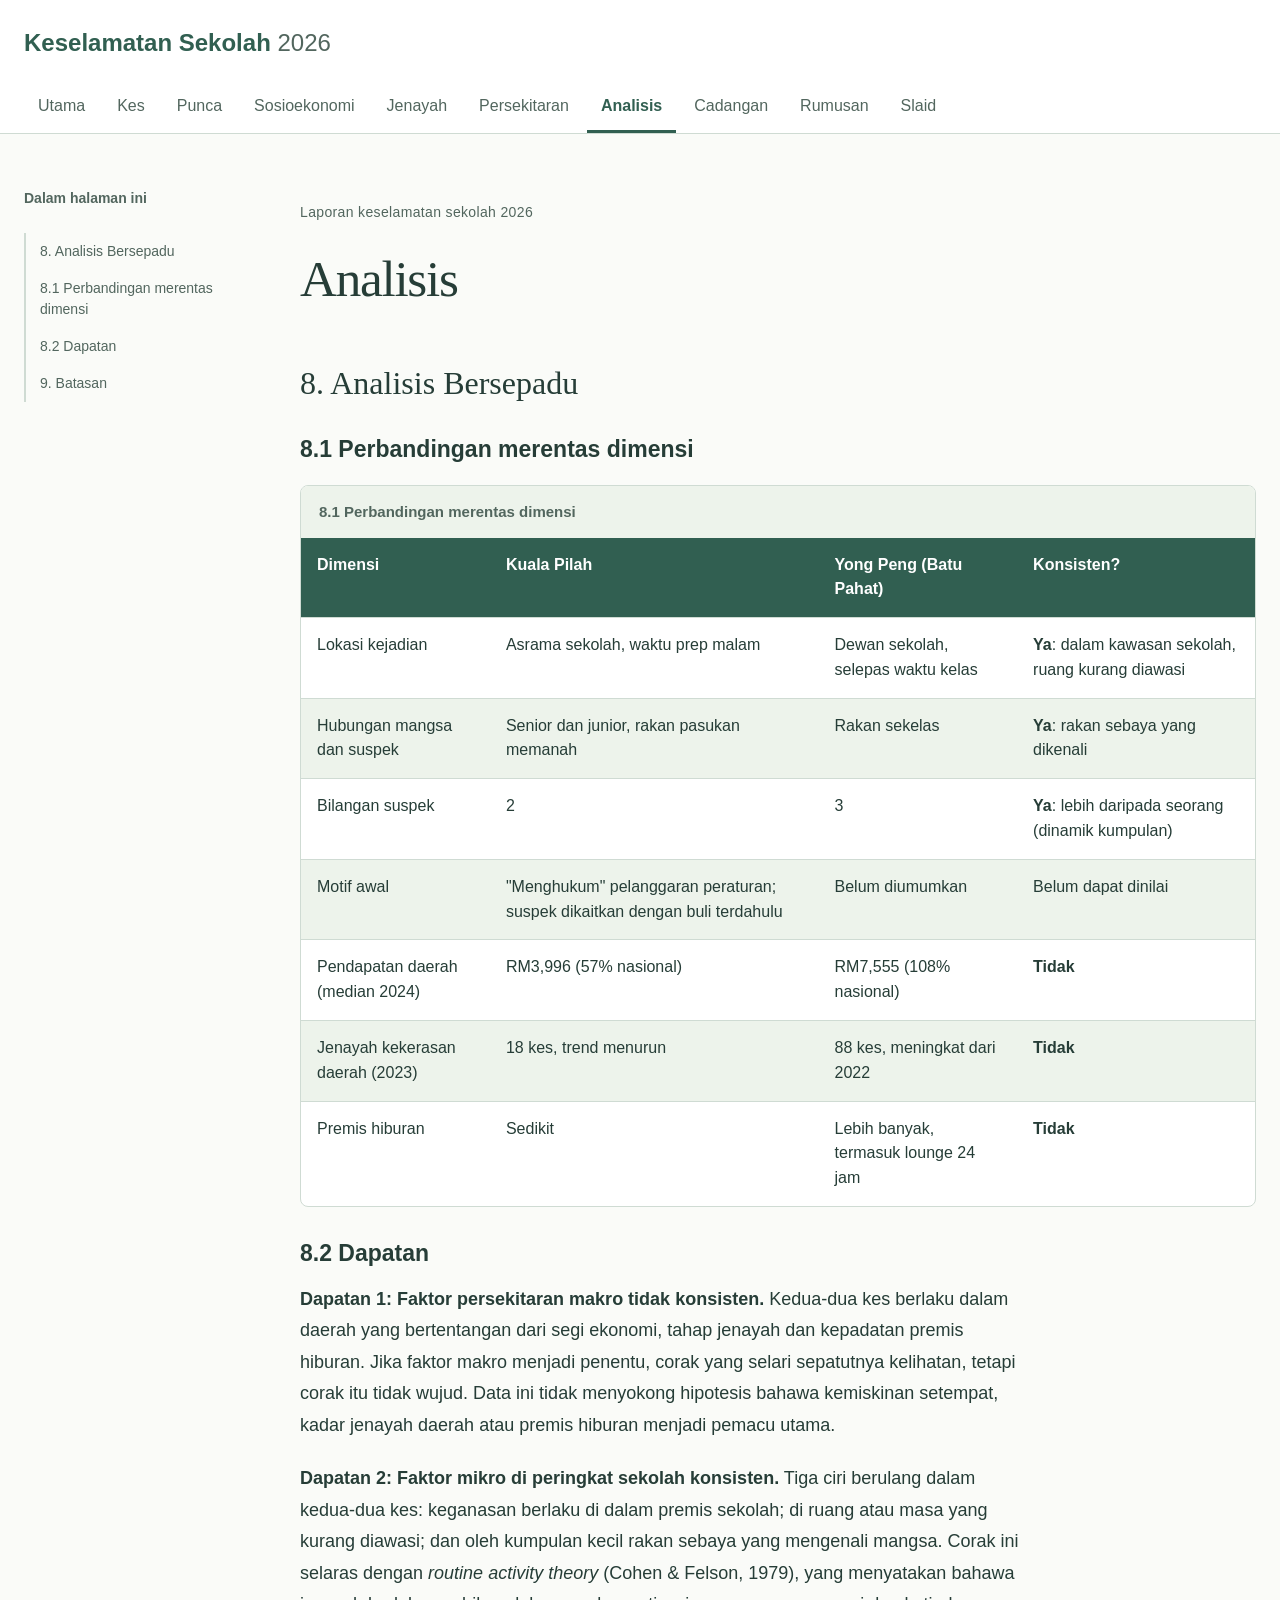
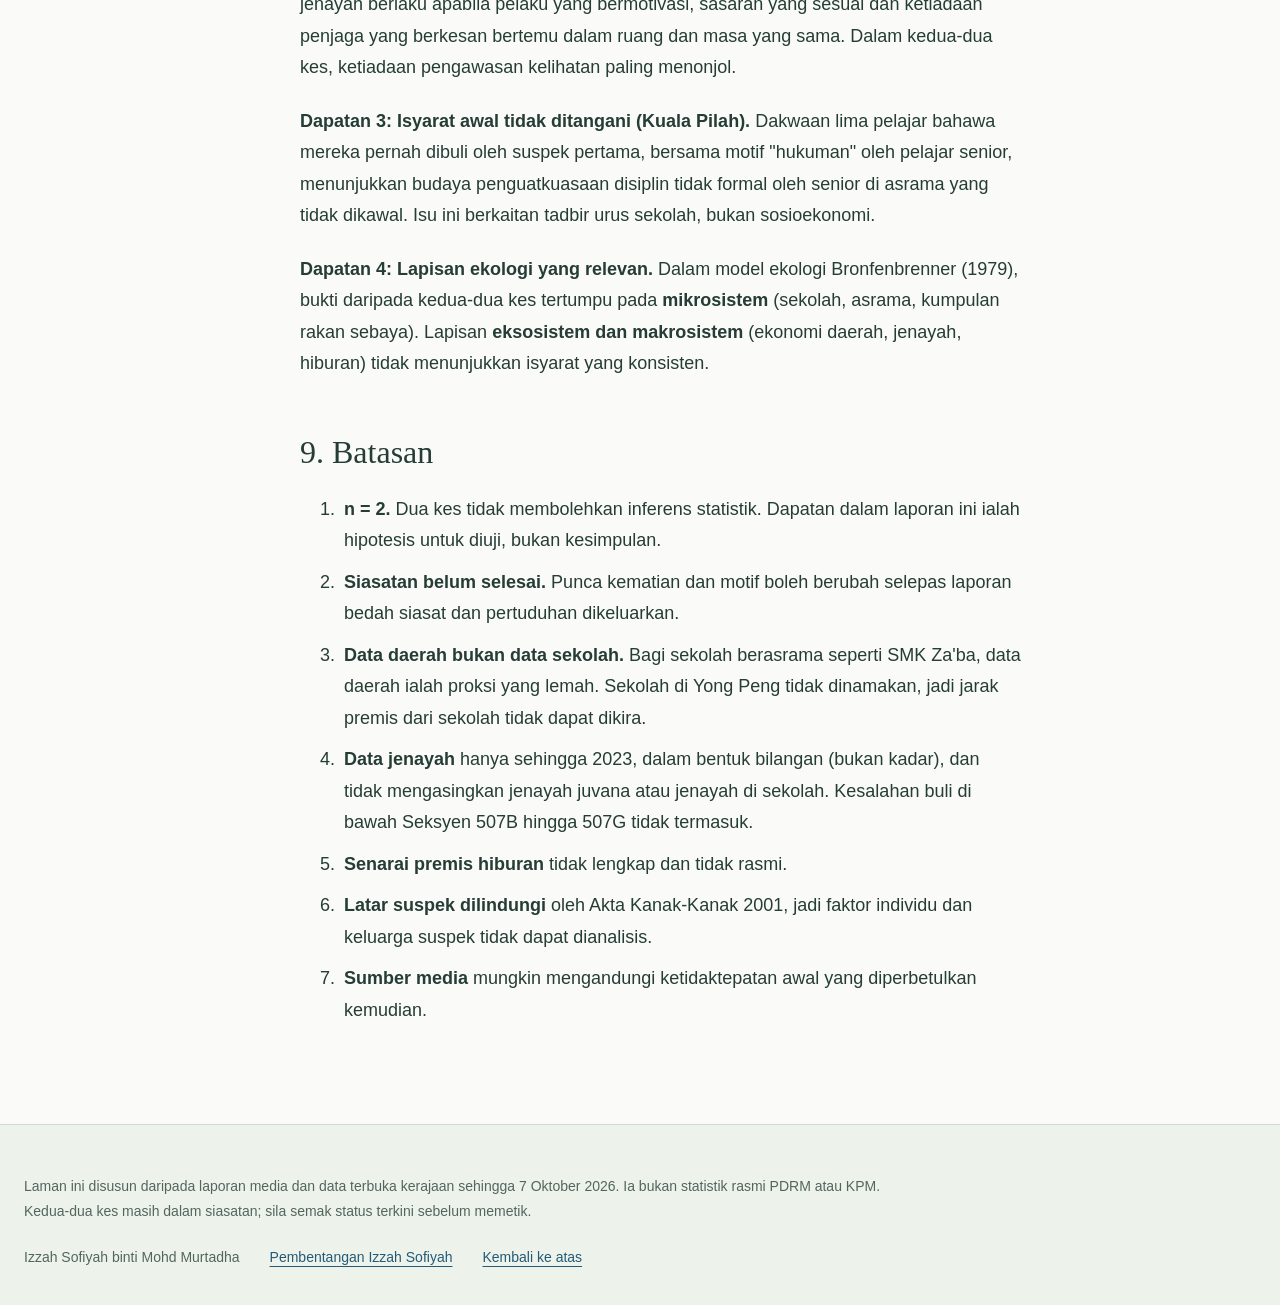
<file: analisis.html>
<!doctype html><html lang="ms"><head><meta charset="utf-8"><meta name="viewport" content="width=device-width,initial-scale=1"><title>Analisis | Keselamatan Sekolah 2026</title><meta name="description" content="Laporan keselamatan sekolah 2026: kes, konteks, analisis dan cadangan. Sumber laporan media dan data terbuka."><link rel="stylesheet" href="assets/css/style.css"><script defer src="assets/js/main.js"></script></head><body><a class="skip" href="#kandungan">Langkau ke kandungan</a><header class="site-header"><div class="header-top"><a class="brand" href="index.html">Keselamatan Sekolah <span>2026</span></a><button id="menu" aria-controls="nav" aria-expanded="false">Menu</button></div><nav id="nav" aria-label="Navigasi utama"><a href="index.html">Utama</a><a href="kes.html">Kes</a><a href="punca.html">Punca</a><a href="sosioekonomi.html">Sosioekonomi</a><a href="jenayah.html">Jenayah</a><a href="persekitaran.html">Persekitaran</a><a href="analisis.html" aria-current="page">Analisis</a><a href="cadangan.html">Cadangan</a><a href="rumusan.html">Rumusan</a><a href="slaid.html">Slaid</a></nav></header><div class="page-shell"><aside class="toc"><p>Dalam halaman ini</p><a href="#8-analisis-bersepadu">8. Analisis Bersepadu</a><a href="#8-1-perbandingan-merentas-dimensi">8.1 Perbandingan merentas dimensi</a><a href="#8-2-dapatan">8.2 Dapatan</a><a href="#9-batasan">9. Batasan</a></aside><main id="kandungan" tabindex="-1"><p class="eyebrow">Laporan keselamatan sekolah 2026</p><h1>Analisis</h1><h2 id="8-analisis-bersepadu">8. Analisis Bersepadu</h2>
<h3 id="8-1-perbandingan-merentas-dimensi">8.1 Perbandingan merentas dimensi</h3>
<div class="table-scroll" tabindex="0" role="region" aria-label="Jadual 8.1 Perbandingan merentas dimensi"><table><caption>8.1 Perbandingan merentas dimensi</caption><thead><tr><th scope="col">Dimensi</th><th scope="col">Kuala Pilah</th><th scope="col">Yong Peng (Batu Pahat)</th><th scope="col">Konsisten?</th></tr></thead><tbody>
<tr><th scope="row">Lokasi kejadian</th><td>Asrama sekolah, waktu prep malam</td><td>Dewan sekolah, selepas waktu kelas</td><td><strong>Ya</strong>: dalam kawasan sekolah, ruang kurang diawasi</td></tr>
<tr><th scope="row">Hubungan mangsa dan suspek</th><td>Senior dan junior, rakan pasukan memanah</td><td>Rakan sekelas</td><td><strong>Ya</strong>: rakan sebaya yang dikenali</td></tr>
<tr><th scope="row">Bilangan suspek</th><td>2</td><td>3</td><td><strong>Ya</strong>: lebih daripada seorang (dinamik kumpulan)</td></tr>
<tr><th scope="row">Motif awal</th><td>&quot;Menghukum&quot; pelanggaran peraturan; suspek dikaitkan dengan buli terdahulu</td><td>Belum diumumkan</td><td>Belum dapat dinilai</td></tr>
<tr><th scope="row">Pendapatan daerah (median 2024)</th><td>RM3,996 (57% nasional)</td><td>RM7,555 (108% nasional)</td><td><strong>Tidak</strong></td></tr>
<tr><th scope="row">Jenayah kekerasan daerah (2023)</th><td>18 kes, trend menurun</td><td>88 kes, meningkat dari 2022</td><td><strong>Tidak</strong></td></tr>
<tr><th scope="row">Premis hiburan</th><td>Sedikit</td><td>Lebih banyak, termasuk lounge 24 jam</td><td><strong>Tidak</strong></td></tr>
</tbody></table></div>
<h3 id="8-2-dapatan">8.2 Dapatan</h3>
<p><strong>Dapatan 1: Faktor persekitaran makro tidak konsisten.</strong> Kedua-dua kes berlaku dalam daerah yang bertentangan dari segi ekonomi, tahap jenayah dan kepadatan premis hiburan. Jika faktor makro menjadi penentu, corak yang selari sepatutnya kelihatan, tetapi corak itu tidak wujud. Data ini tidak menyokong hipotesis bahawa kemiskinan setempat, kadar jenayah daerah atau premis hiburan menjadi pemacu utama.</p>
<p><strong>Dapatan 2: Faktor mikro di peringkat sekolah konsisten.</strong> Tiga ciri berulang dalam kedua-dua kes: keganasan berlaku di dalam premis sekolah; di ruang atau masa yang kurang diawasi; dan oleh kumpulan kecil rakan sebaya yang mengenali mangsa. Corak ini selaras dengan <em>routine activity theory</em> (Cohen &amp; Felson, 1979), yang menyatakan bahawa jenayah berlaku apabila pelaku yang bermotivasi, sasaran yang sesuai dan ketiadaan penjaga yang berkesan bertemu dalam ruang dan masa yang sama. Dalam kedua-dua kes, ketiadaan pengawasan kelihatan paling menonjol.</p>
<p><strong>Dapatan 3: Isyarat awal tidak ditangani (Kuala Pilah).</strong> Dakwaan lima pelajar bahawa mereka pernah dibuli oleh suspek pertama, bersama motif &quot;hukuman&quot; oleh pelajar senior, menunjukkan budaya penguatkuasaan disiplin tidak formal oleh senior di asrama yang tidak dikawal. Isu ini berkaitan tadbir urus sekolah, bukan sosioekonomi.</p>
<p><strong>Dapatan 4: Lapisan ekologi yang relevan.</strong> Dalam model ekologi Bronfenbrenner (1979), bukti daripada kedua-dua kes tertumpu pada <strong>mikrosistem</strong> (sekolah, asrama, kumpulan rakan sebaya). Lapisan <strong>eksosistem dan makrosistem</strong> (ekonomi daerah, jenayah, hiburan) tidak menunjukkan isyarat yang konsisten.</p><h2 id="9-batasan">9. Batasan</h2>
<ol>
<li><strong>n = 2.</strong> Dua kes tidak membolehkan inferens statistik. Dapatan dalam laporan ini ialah hipotesis untuk diuji, bukan kesimpulan.</li>
<li><strong>Siasatan belum selesai.</strong> Punca kematian dan motif boleh berubah selepas laporan bedah siasat dan pertuduhan dikeluarkan.</li>
<li><strong>Data daerah bukan data sekolah.</strong> Bagi sekolah berasrama seperti SMK Za&#x27;ba, data daerah ialah proksi yang lemah. Sekolah di Yong Peng tidak dinamakan, jadi jarak premis dari sekolah tidak dapat dikira.</li>
<li><strong>Data jenayah</strong> hanya sehingga 2023, dalam bentuk bilangan (bukan kadar), dan tidak mengasingkan jenayah juvana atau jenayah di sekolah. Kesalahan buli di bawah Seksyen 507B hingga 507G tidak termasuk.</li>
<li><strong>Senarai premis hiburan</strong> tidak lengkap dan tidak rasmi.</li>
<li><strong>Latar suspek dilindungi</strong> oleh Akta Kanak-Kanak 2001, jadi faktor individu dan keluarga suspek tidak dapat dianalisis.</li>
<li><strong>Sumber media</strong> mungkin mengandungi ketidaktepatan awal yang diperbetulkan kemudian.</li>
</ol></main></div><footer class="site-footer"><p>Laman ini disusun daripada laporan media dan data terbuka kerajaan sehingga 7 Oktober 2026. Ia bukan statistik rasmi PDRM atau KPM. Kedua-dua kes masih dalam siasatan; sila semak status terkini sebelum memetik.</p><div><span>Izzah Sofiyah binti Mohd Murtadha</span><a href="slaid.html">Pembentangan Izzah Sofiyah</a><a href="#kandungan">Kembali ke atas</a></div></footer></body></html>
</file>
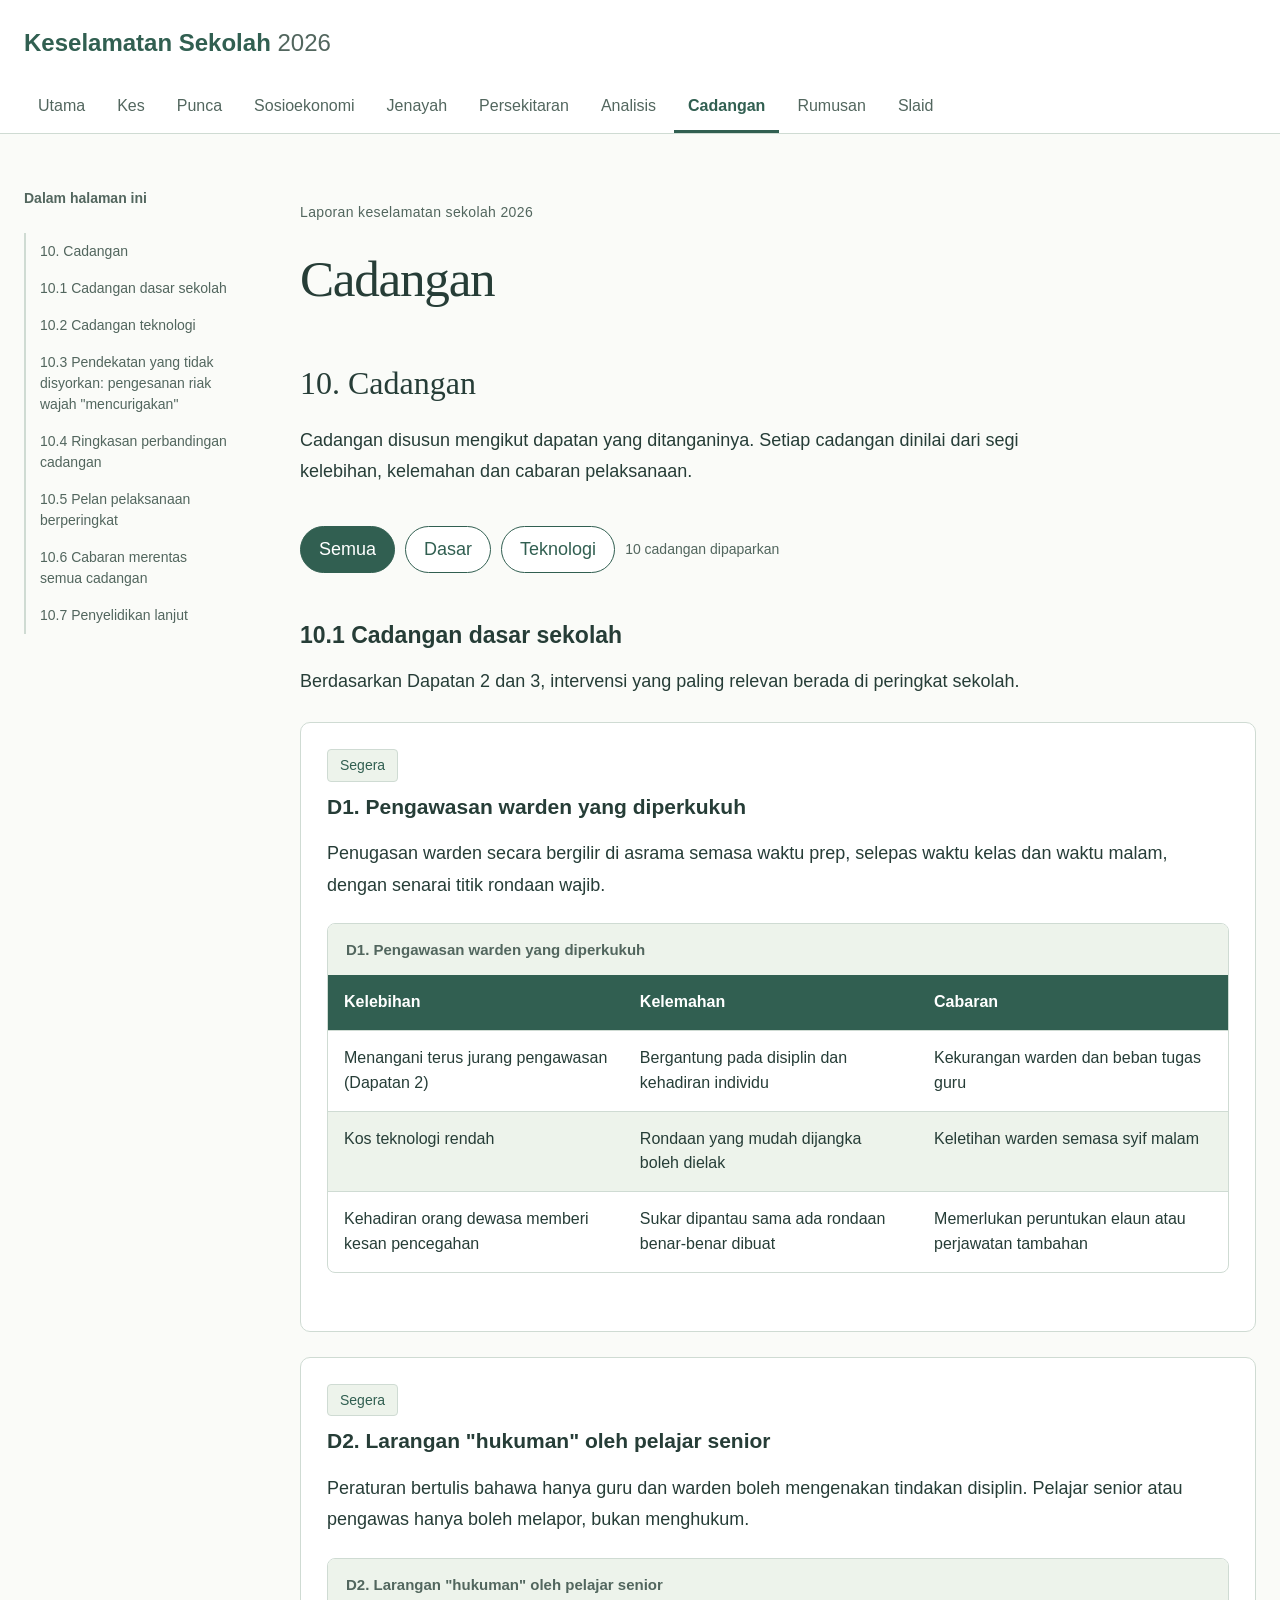
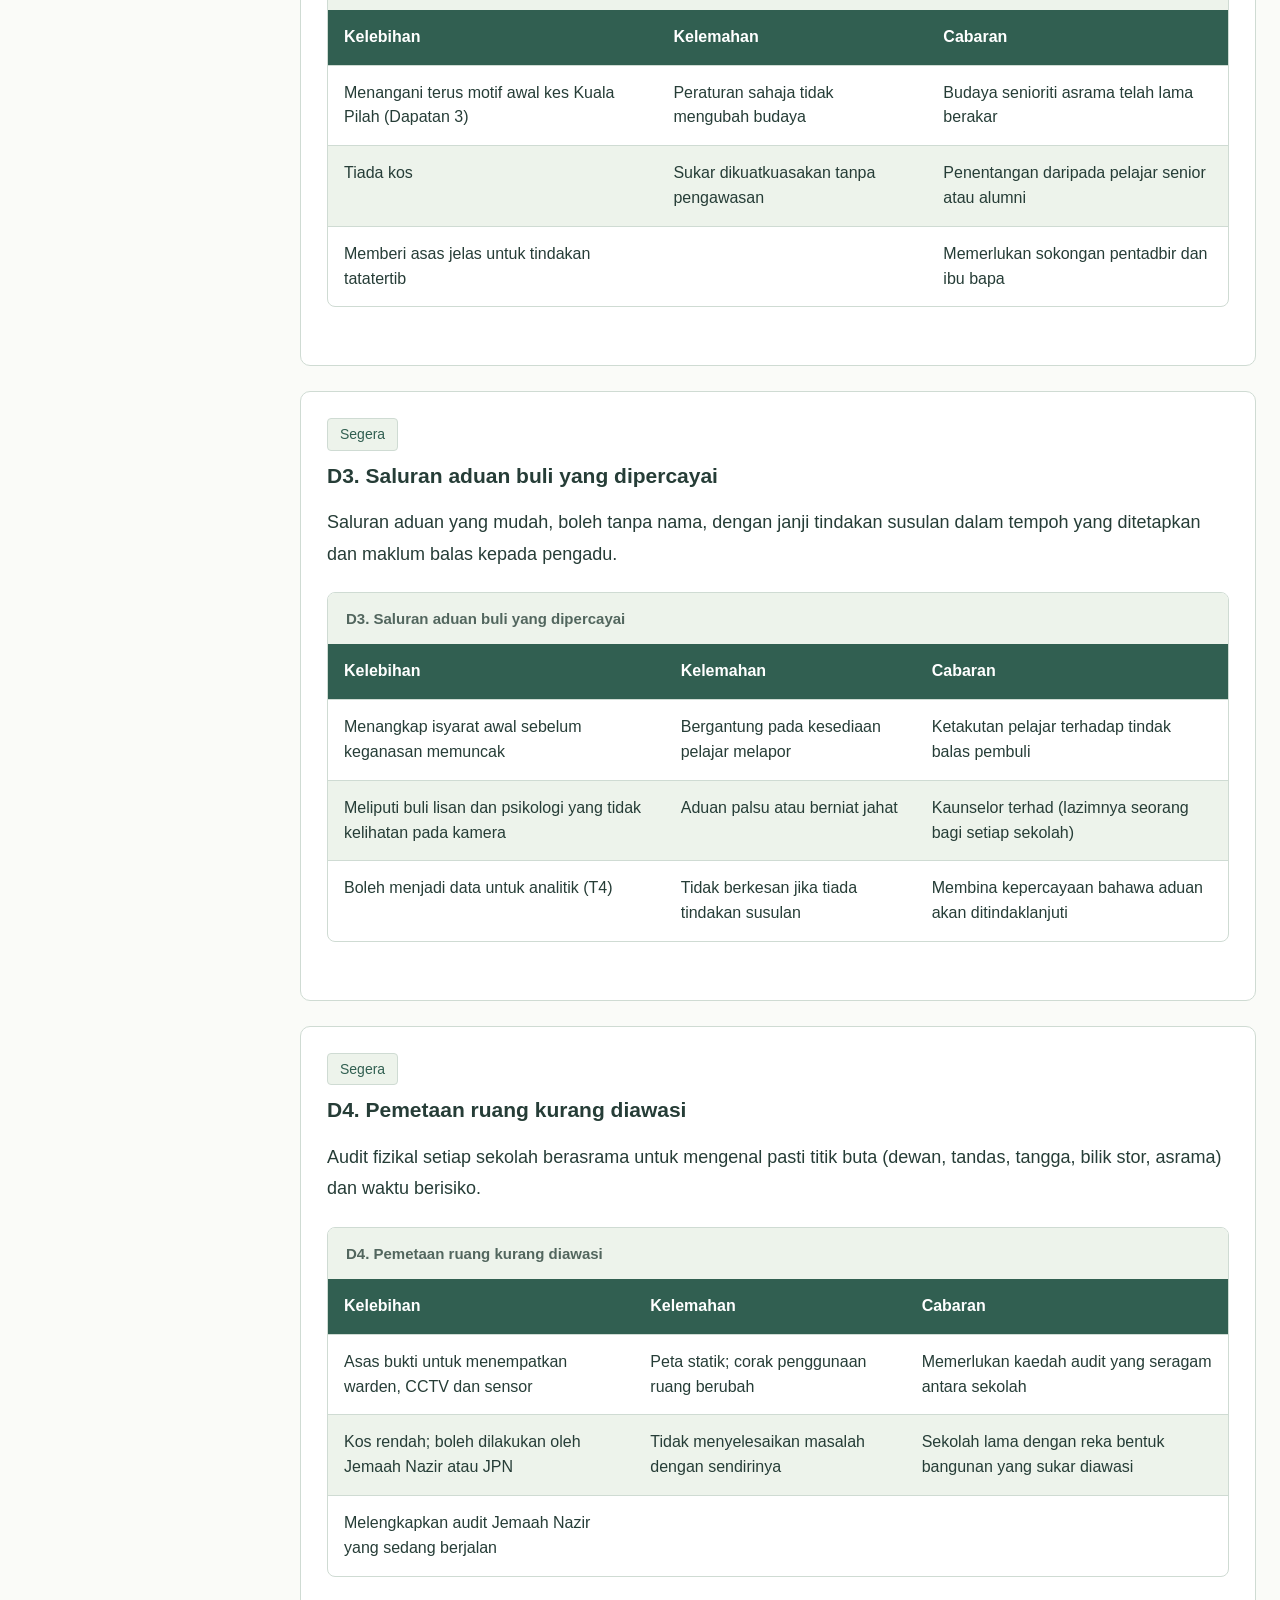
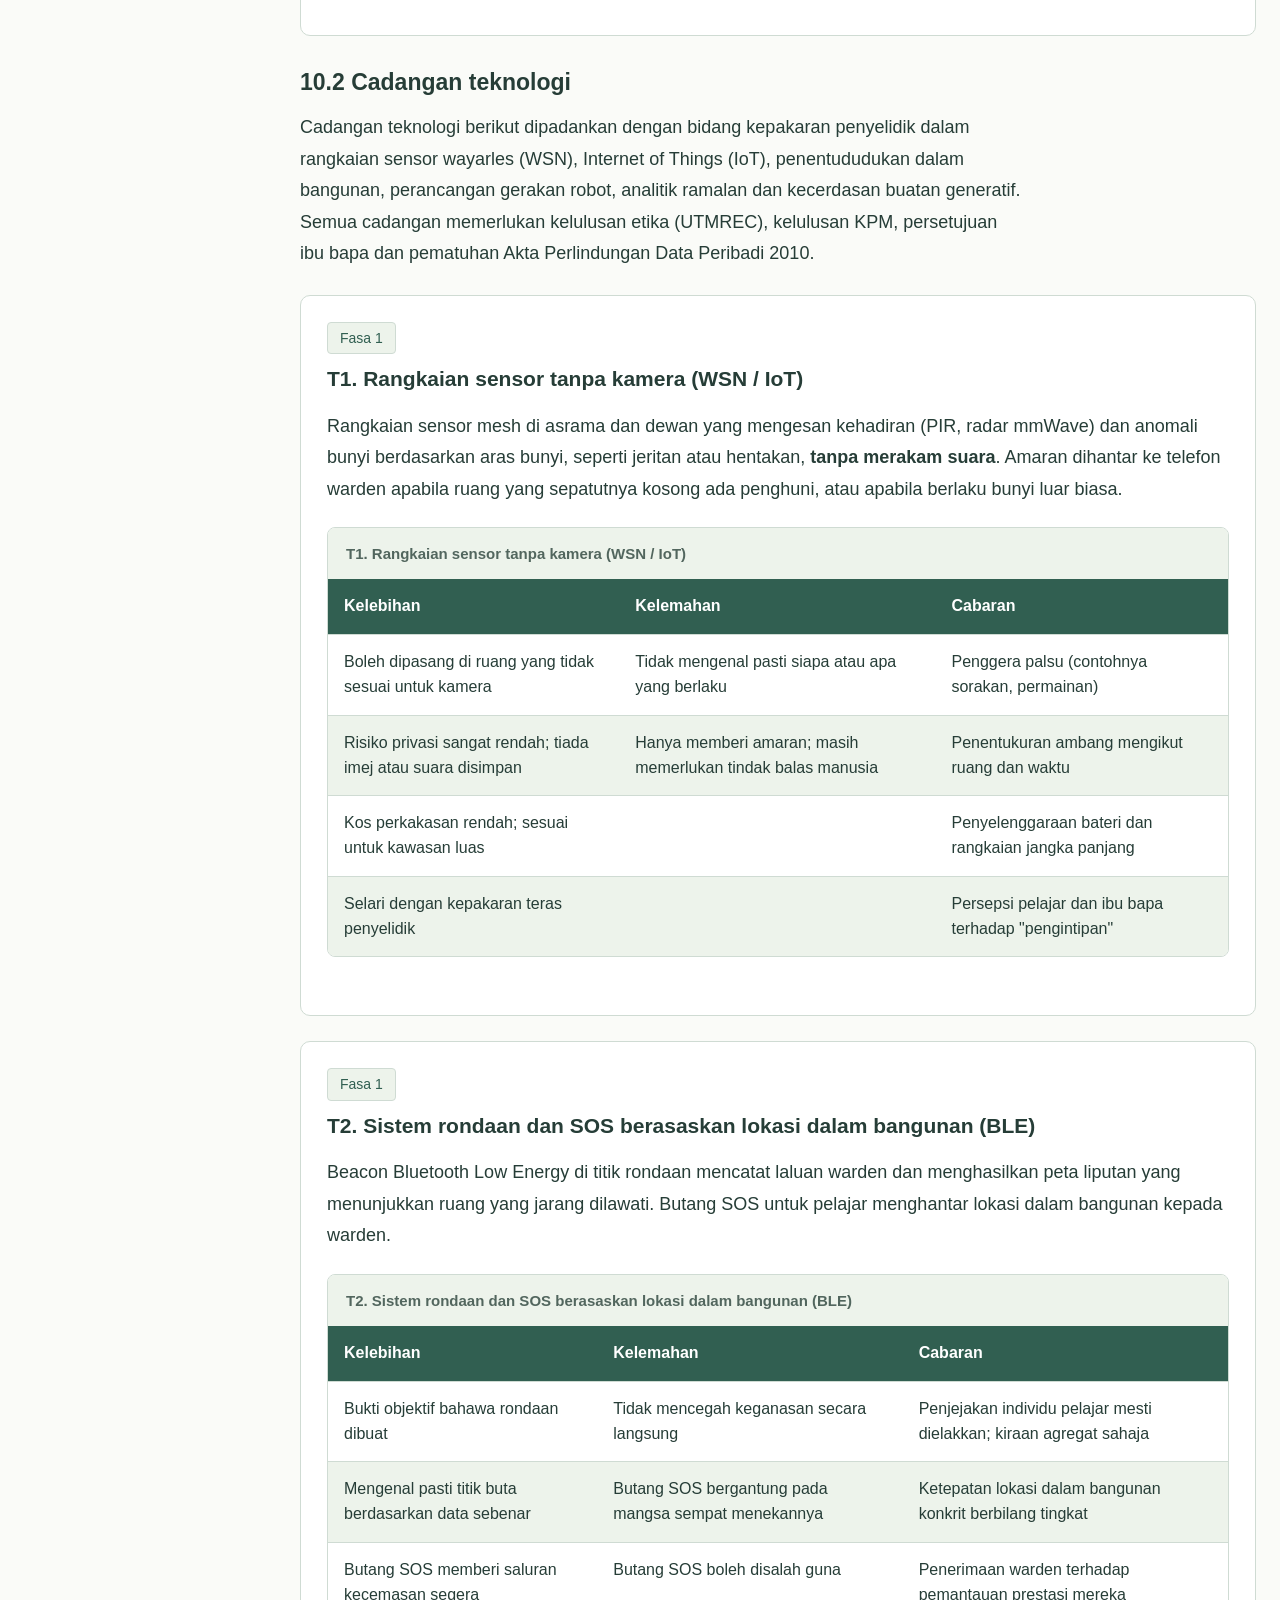
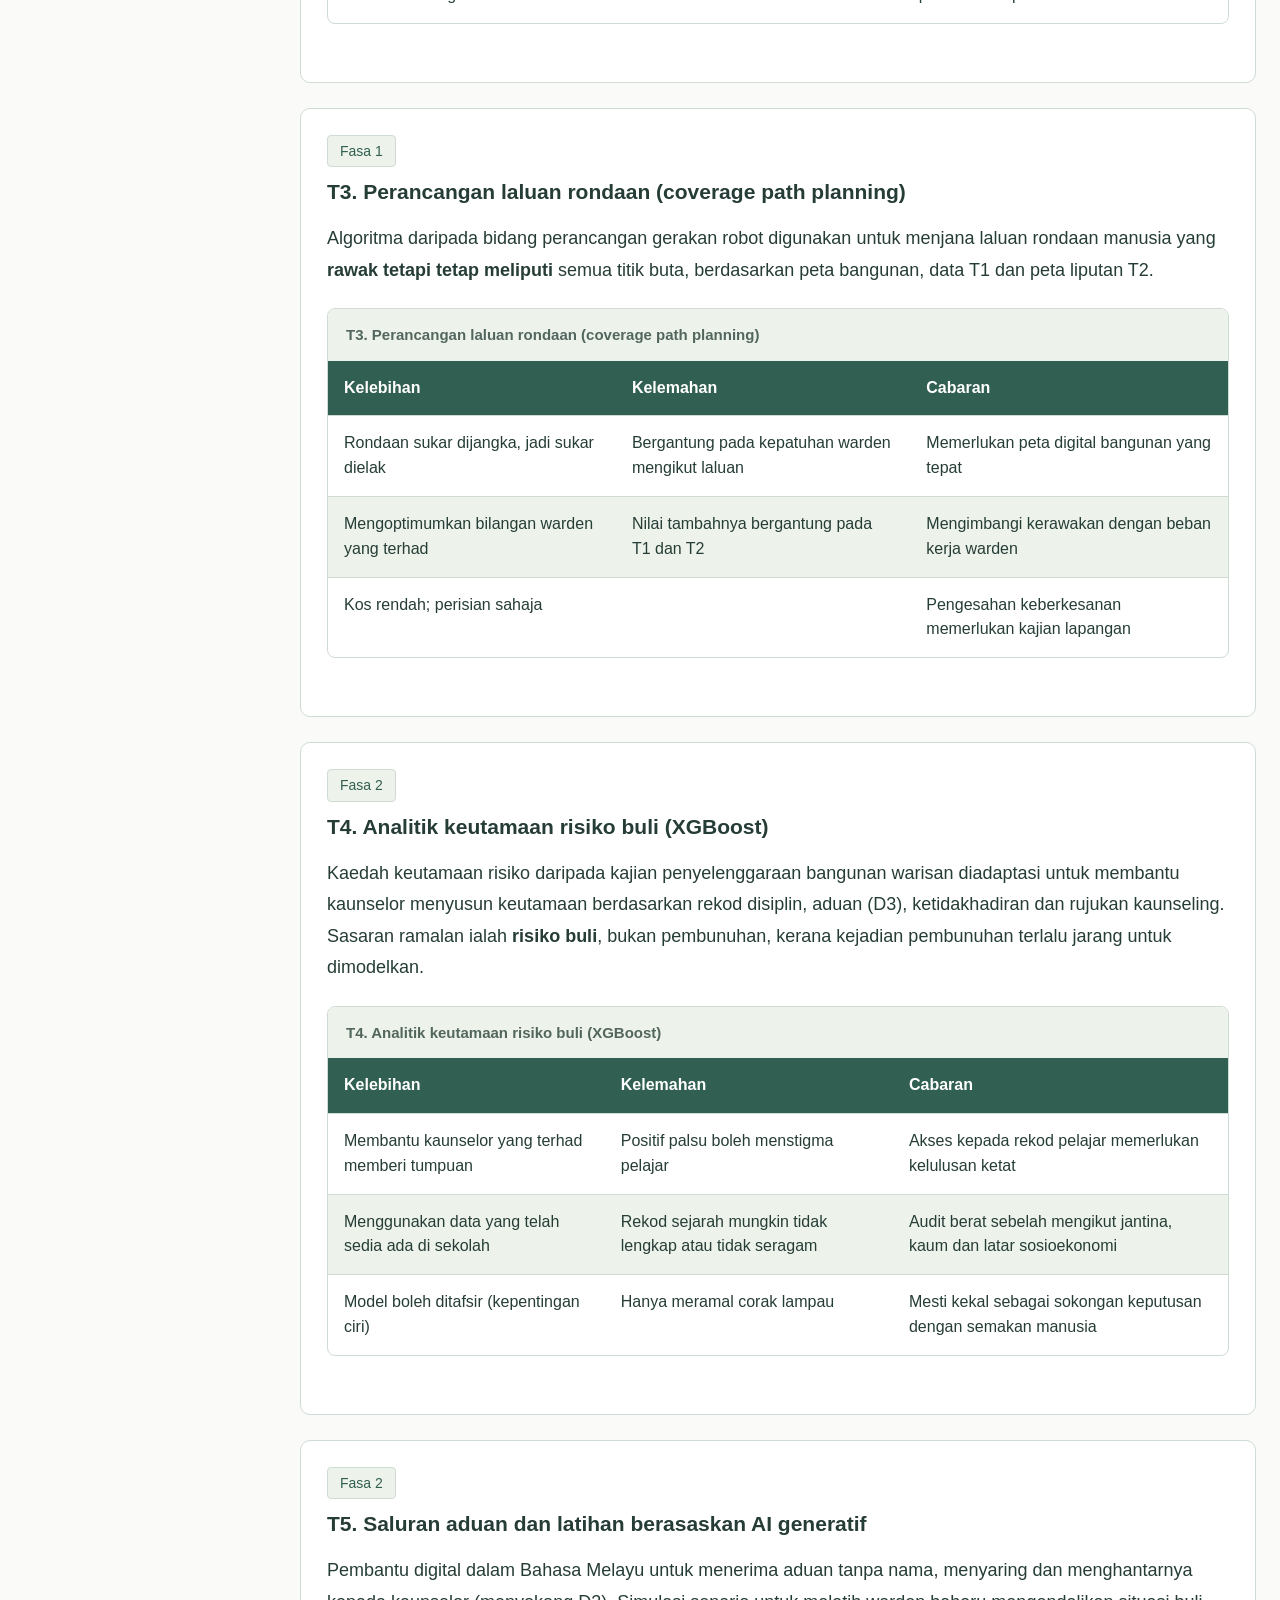
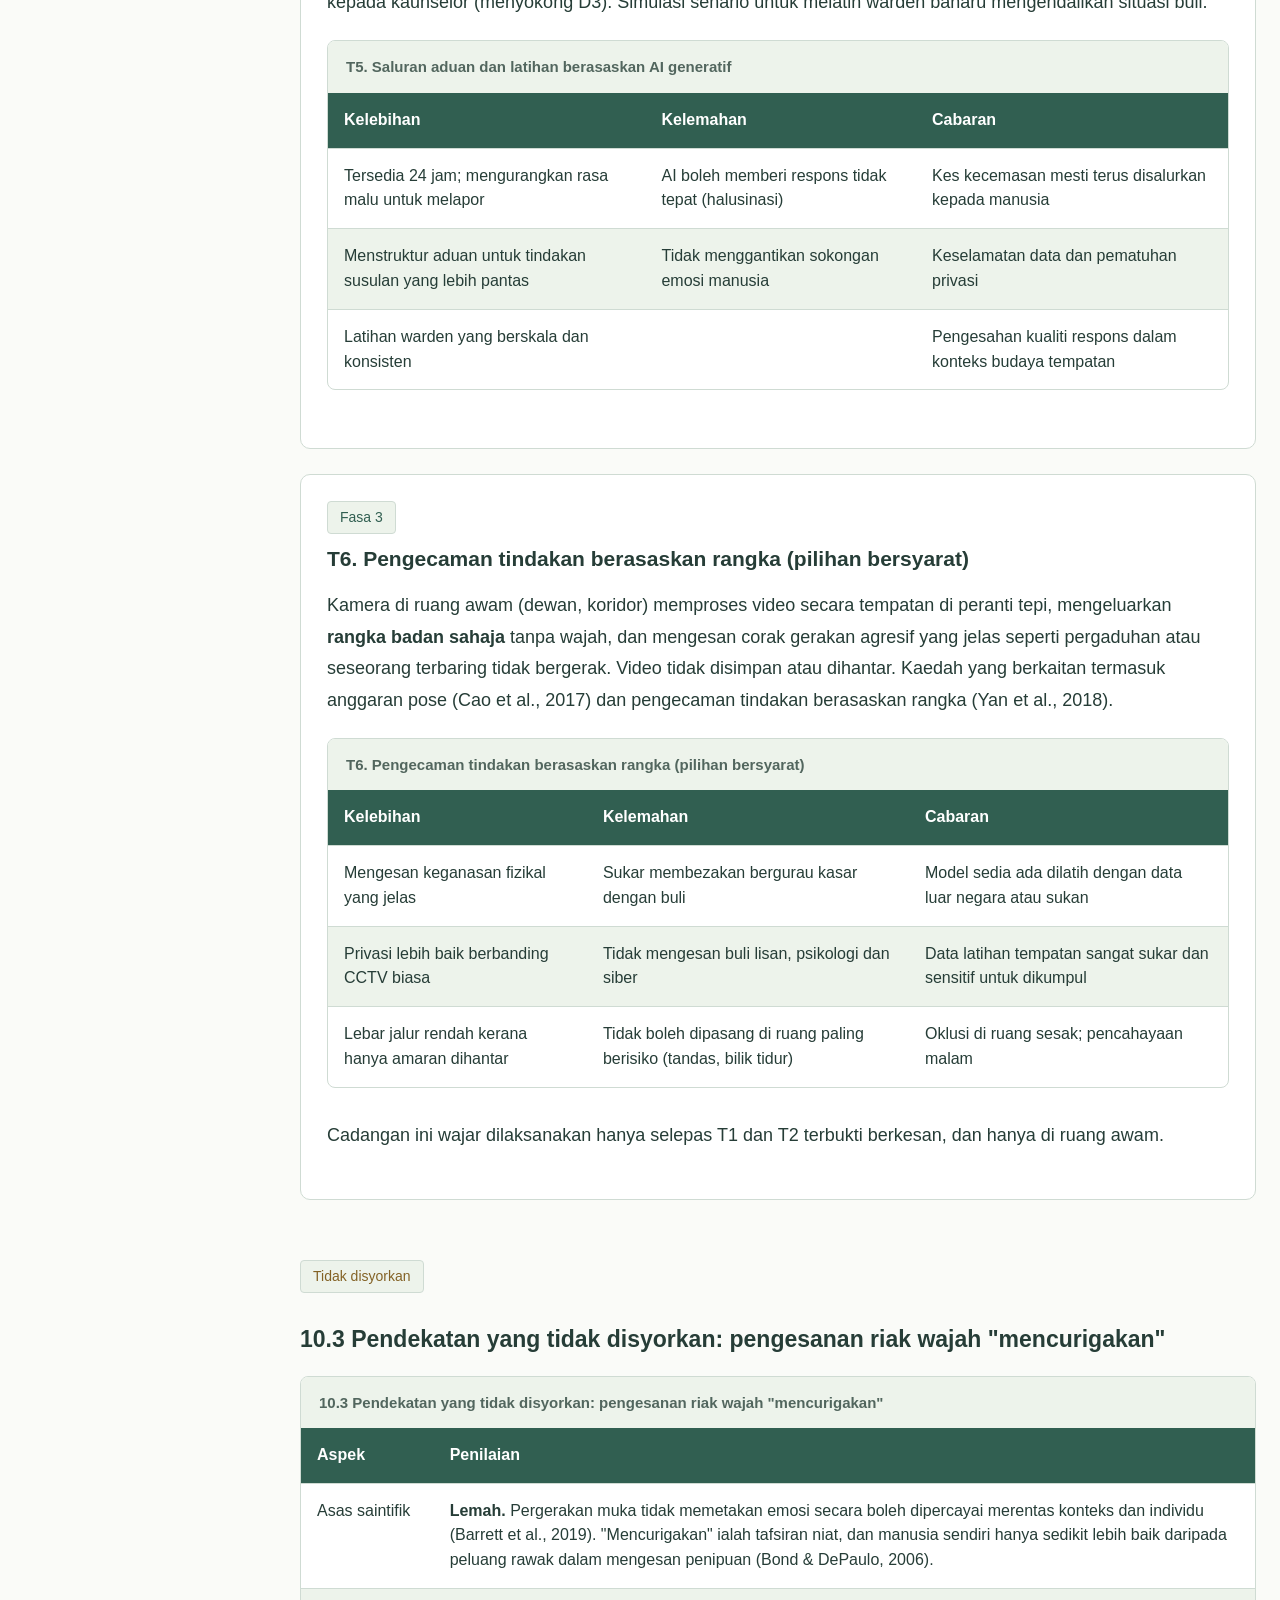
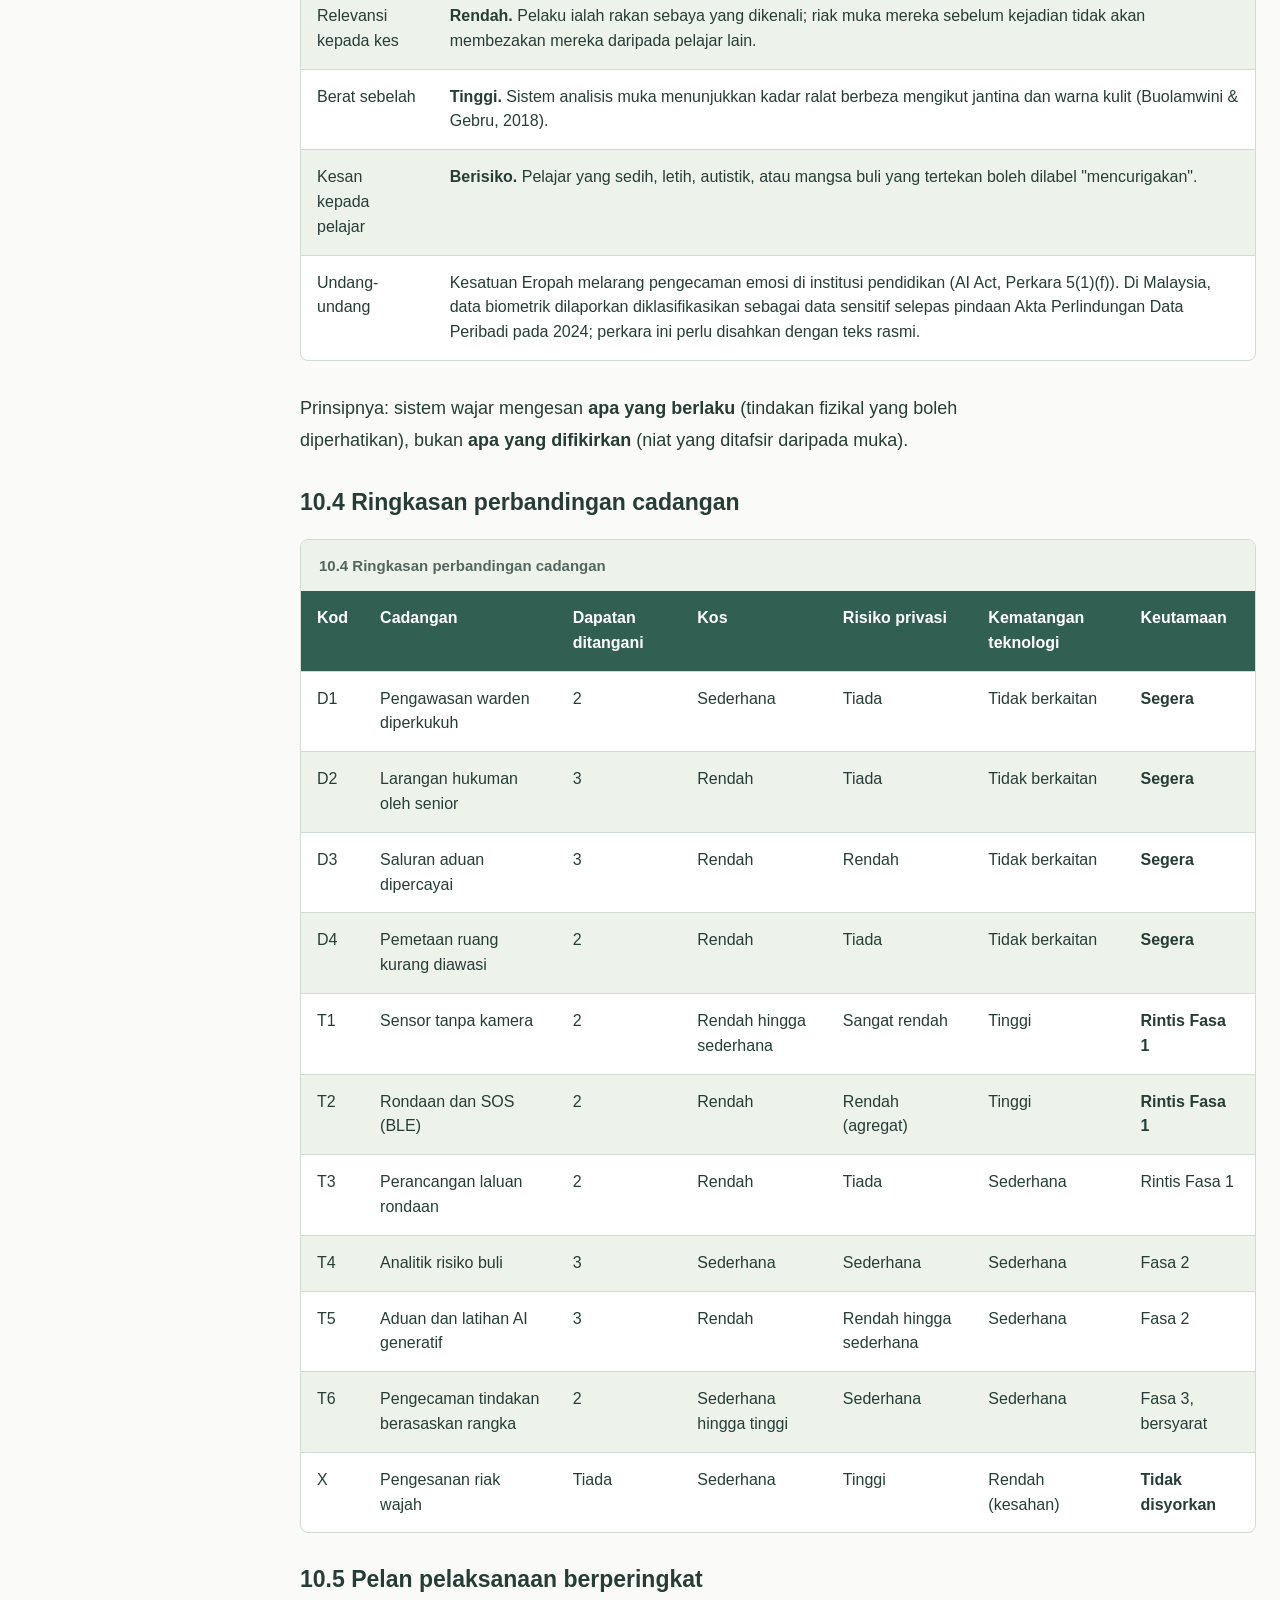
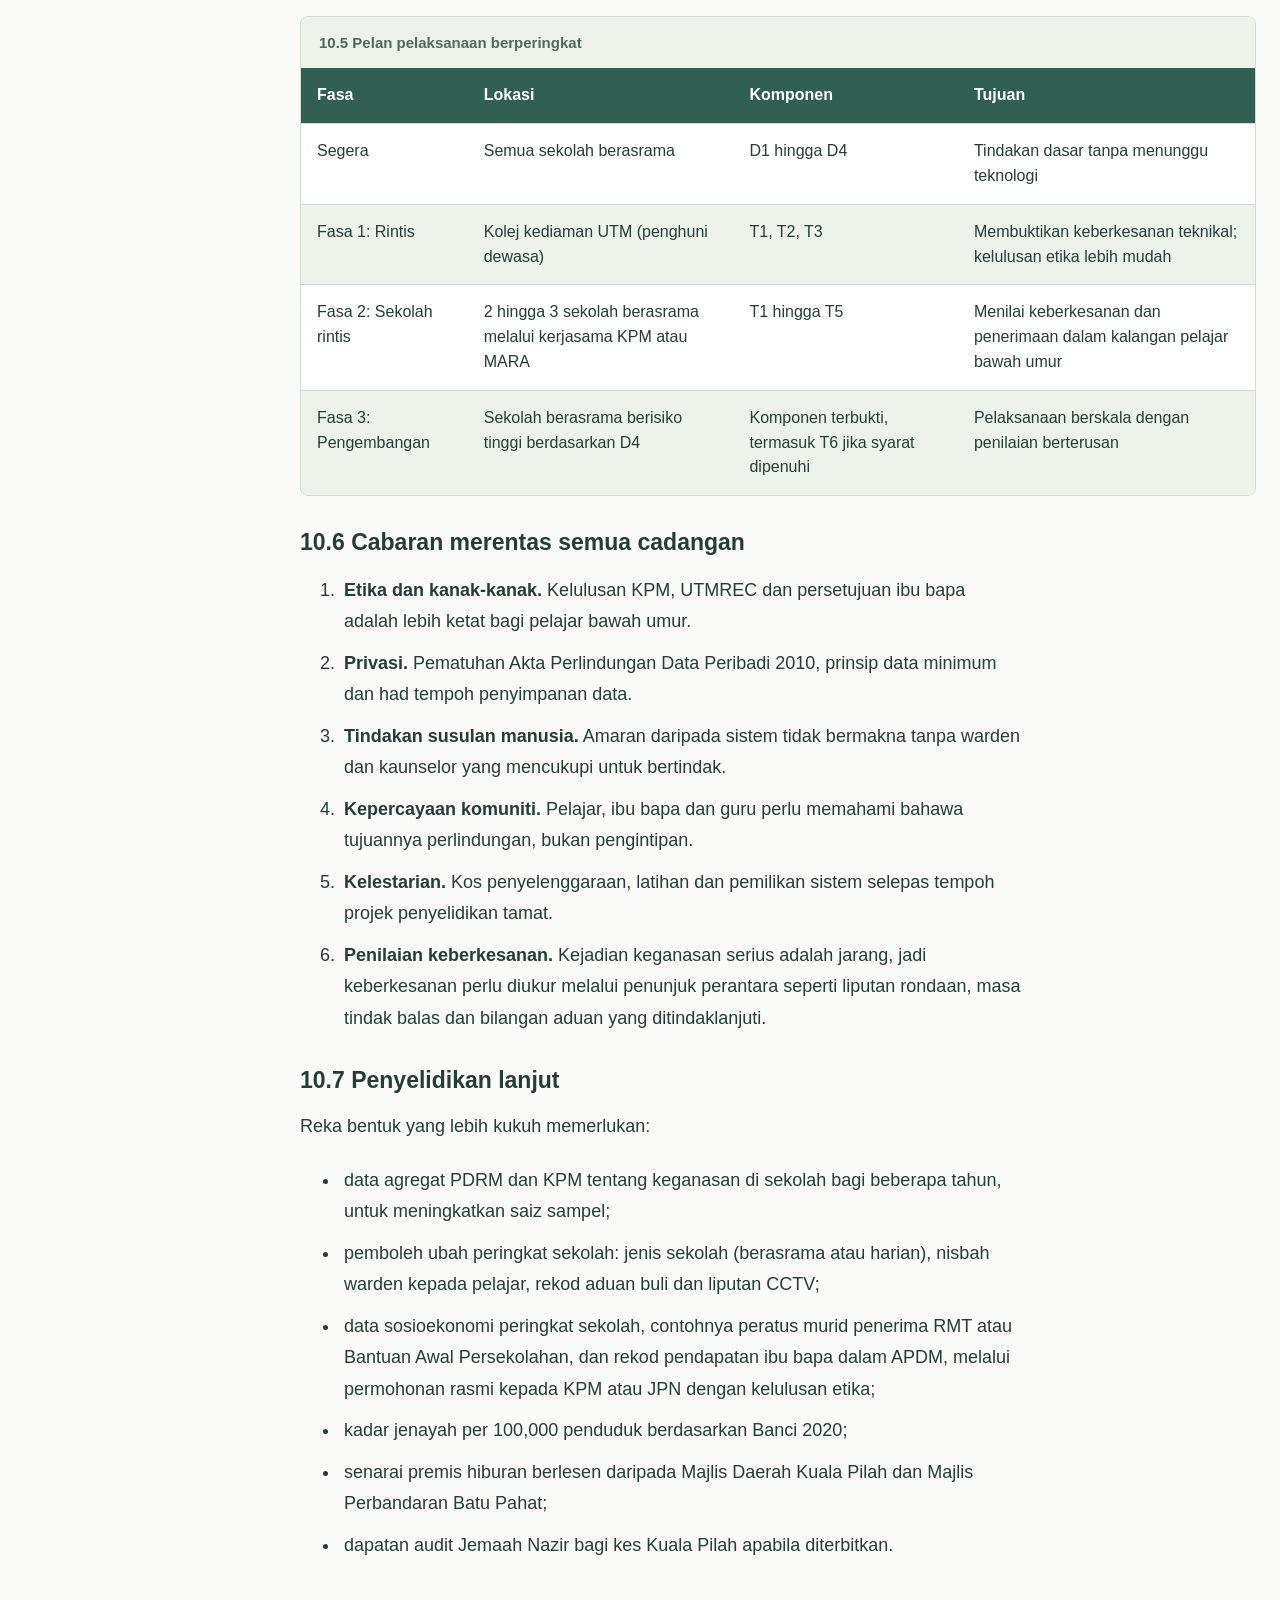
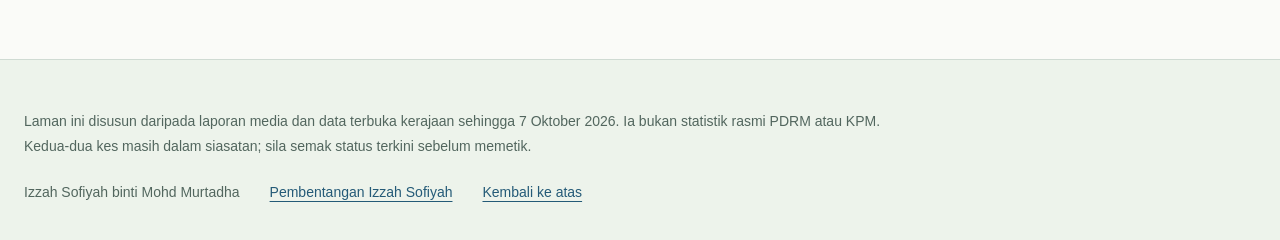
<file: cadangan.html>
<!doctype html><html lang="ms"><head><meta charset="utf-8"><meta name="viewport" content="width=device-width,initial-scale=1"><title>Cadangan | Keselamatan Sekolah 2026</title><meta name="description" content="Laporan keselamatan sekolah 2026: kes, konteks, analisis dan cadangan. Sumber laporan media dan data terbuka."><link rel="stylesheet" href="assets/css/style.css"><script defer src="assets/js/main.js"></script></head><body><a class="skip" href="#kandungan">Langkau ke kandungan</a><header class="site-header"><div class="header-top"><a class="brand" href="index.html">Keselamatan Sekolah <span>2026</span></a><button id="menu" aria-controls="nav" aria-expanded="false">Menu</button></div><nav id="nav" aria-label="Navigasi utama"><a href="index.html">Utama</a><a href="kes.html">Kes</a><a href="punca.html">Punca</a><a href="sosioekonomi.html">Sosioekonomi</a><a href="jenayah.html">Jenayah</a><a href="persekitaran.html">Persekitaran</a><a href="analisis.html">Analisis</a><a href="cadangan.html" aria-current="page">Cadangan</a><a href="rumusan.html">Rumusan</a><a href="slaid.html">Slaid</a></nav></header><div class="page-shell"><aside class="toc"><p>Dalam halaman ini</p><a href="#10-cadangan">10. Cadangan</a><a href="#10-1-cadangan-dasar-sekolah">10.1 Cadangan dasar sekolah</a><a href="#10-2-cadangan-teknologi">10.2 Cadangan teknologi</a><a href="#10-3-pendekatan-yang-tidak-disyorkan-pengesanan-riak-wajah-mencurigakan">10.3 Pendekatan yang tidak disyorkan: pengesanan riak wajah &quot;mencurigakan&quot;</a><a href="#10-4-ringkasan-perbandingan-cadangan">10.4 Ringkasan perbandingan cadangan</a><a href="#10-5-pelan-pelaksanaan-berperingkat">10.5 Pelan pelaksanaan berperingkat</a><a href="#10-6-cabaran-merentas-semua-cadangan">10.6 Cabaran merentas semua cadangan</a><a href="#10-7-penyelidikan-lanjut">10.7 Penyelidikan lanjut</a></aside><main id="kandungan" tabindex="-1"><p class="eyebrow">Laporan keselamatan sekolah 2026</p><h1>Cadangan</h1><h2 id="10-cadangan">10. Cadangan</h2>
<p>Cadangan disusun mengikut dapatan yang ditanganinya. Setiap cadangan dinilai dari segi kelebihan, kelemahan dan cabaran pelaksanaan.</p>
<div class="filters" role="group" aria-label="Tapis cadangan"><button data-filter="semua" aria-pressed="true">Semua</button><button data-filter="dasar" aria-pressed="false">Dasar</button><button data-filter="teknologi" aria-pressed="false">Teknologi</button><span id="filter-status" role="status">10 cadangan dipaparkan</span></div><h3 id="10-1-cadangan-dasar-sekolah">10.1 Cadangan dasar sekolah</h3>
<p>Berdasarkan Dapatan 2 dan 3, intervensi yang paling relevan berada di peringkat sekolah.</p>
<section class="recommendation" data-category="dasar"><span class="badge">Segera</span>
<h4 id="d1-pengawasan-warden-yang-diperkukuh">D1. Pengawasan warden yang diperkukuh</h4>
<p>Penugasan warden secara bergilir di asrama semasa waktu prep, selepas waktu kelas dan waktu malam, dengan senarai titik rondaan wajib.</p>
<div class="table-scroll" tabindex="0" role="region" aria-label="Jadual D1. Pengawasan warden yang diperkukuh"><table><caption>D1. Pengawasan warden yang diperkukuh</caption><thead><tr><th scope="col">Kelebihan</th><th scope="col">Kelemahan</th><th scope="col">Cabaran</th></tr></thead><tbody>
<tr><th scope="row">Menangani terus jurang pengawasan (Dapatan 2)</th><td>Bergantung pada disiplin dan kehadiran individu</td><td>Kekurangan warden dan beban tugas guru</td></tr>
<tr><th scope="row">Kos teknologi rendah</th><td>Rondaan yang mudah dijangka boleh dielak</td><td>Keletihan warden semasa syif malam</td></tr>
<tr><th scope="row">Kehadiran orang dewasa memberi kesan pencegahan</th><td>Sukar dipantau sama ada rondaan benar-benar dibuat</td><td>Memerlukan peruntukan elaun atau perjawatan tambahan</td></tr>
</tbody></table></div>
</section>
<section class="recommendation" data-category="dasar"><span class="badge">Segera</span>
<h4 id="d2-larangan-hukuman-oleh-pelajar-senior">D2. Larangan &quot;hukuman&quot; oleh pelajar senior</h4>
<p>Peraturan bertulis bahawa hanya guru dan warden boleh mengenakan tindakan disiplin. Pelajar senior atau pengawas hanya boleh melapor, bukan menghukum.</p>
<div class="table-scroll" tabindex="0" role="region" aria-label="Jadual D2. Larangan &quot;hukuman&quot; oleh pelajar senior"><table><caption>D2. Larangan &quot;hukuman&quot; oleh pelajar senior</caption><thead><tr><th scope="col">Kelebihan</th><th scope="col">Kelemahan</th><th scope="col">Cabaran</th></tr></thead><tbody>
<tr><th scope="row">Menangani terus motif awal kes Kuala Pilah (Dapatan 3)</th><td>Peraturan sahaja tidak mengubah budaya</td><td>Budaya senioriti asrama telah lama berakar</td></tr>
<tr><th scope="row">Tiada kos</th><td>Sukar dikuatkuasakan tanpa pengawasan</td><td>Penentangan daripada pelajar senior atau alumni</td></tr>
<tr><th scope="row">Memberi asas jelas untuk tindakan tatatertib</th><td></td><td>Memerlukan sokongan pentadbir dan ibu bapa</td></tr>
</tbody></table></div>
</section>
<section class="recommendation" data-category="dasar"><span class="badge">Segera</span>
<h4 id="d3-saluran-aduan-buli-yang-dipercayai">D3. Saluran aduan buli yang dipercayai</h4>
<p>Saluran aduan yang mudah, boleh tanpa nama, dengan janji tindakan susulan dalam tempoh yang ditetapkan dan maklum balas kepada pengadu.</p>
<div class="table-scroll" tabindex="0" role="region" aria-label="Jadual D3. Saluran aduan buli yang dipercayai"><table><caption>D3. Saluran aduan buli yang dipercayai</caption><thead><tr><th scope="col">Kelebihan</th><th scope="col">Kelemahan</th><th scope="col">Cabaran</th></tr></thead><tbody>
<tr><th scope="row">Menangkap isyarat awal sebelum keganasan memuncak</th><td>Bergantung pada kesediaan pelajar melapor</td><td>Ketakutan pelajar terhadap tindak balas pembuli</td></tr>
<tr><th scope="row">Meliputi buli lisan dan psikologi yang tidak kelihatan pada kamera</th><td>Aduan palsu atau berniat jahat</td><td>Kaunselor terhad (lazimnya seorang bagi setiap sekolah)</td></tr>
<tr><th scope="row">Boleh menjadi data untuk analitik (T4)</th><td>Tidak berkesan jika tiada tindakan susulan</td><td>Membina kepercayaan bahawa aduan akan ditindaklanjuti</td></tr>
</tbody></table></div>
</section>
<section class="recommendation" data-category="dasar"><span class="badge">Segera</span>
<h4 id="d4-pemetaan-ruang-kurang-diawasi">D4. Pemetaan ruang kurang diawasi</h4>
<p>Audit fizikal setiap sekolah berasrama untuk mengenal pasti titik buta (dewan, tandas, tangga, bilik stor, asrama) dan waktu berisiko.</p>
<div class="table-scroll" tabindex="0" role="region" aria-label="Jadual D4. Pemetaan ruang kurang diawasi"><table><caption>D4. Pemetaan ruang kurang diawasi</caption><thead><tr><th scope="col">Kelebihan</th><th scope="col">Kelemahan</th><th scope="col">Cabaran</th></tr></thead><tbody>
<tr><th scope="row">Asas bukti untuk menempatkan warden, CCTV dan sensor</th><td>Peta statik; corak penggunaan ruang berubah</td><td>Memerlukan kaedah audit yang seragam antara sekolah</td></tr>
<tr><th scope="row">Kos rendah; boleh dilakukan oleh Jemaah Nazir atau JPN</th><td>Tidak menyelesaikan masalah dengan sendirinya</td><td>Sekolah lama dengan reka bentuk bangunan yang sukar diawasi</td></tr>
<tr><th scope="row">Melengkapkan audit Jemaah Nazir yang sedang berjalan</th><td></td><td></td></tr>
</tbody></table></div>
</section>
<h3 id="10-2-cadangan-teknologi">10.2 Cadangan teknologi</h3>
<p>Cadangan teknologi berikut dipadankan dengan bidang kepakaran penyelidik dalam rangkaian sensor wayarles (WSN), Internet of Things (IoT), penentududukan dalam bangunan, perancangan gerakan robot, analitik ramalan dan kecerdasan buatan generatif. Semua cadangan memerlukan kelulusan etika (UTMREC), kelulusan KPM, persetujuan ibu bapa dan pematuhan Akta Perlindungan Data Peribadi 2010.</p>
<section class="recommendation" data-category="teknologi"><span class="badge">Fasa 1</span>
<h4 id="t1-rangkaian-sensor-tanpa-kamera-wsn-iot">T1. Rangkaian sensor tanpa kamera (WSN / IoT)</h4>
<p>Rangkaian sensor mesh di asrama dan dewan yang mengesan kehadiran (PIR, radar mmWave) dan anomali bunyi berdasarkan aras bunyi, seperti jeritan atau hentakan, <strong>tanpa merakam suara</strong>. Amaran dihantar ke telefon warden apabila ruang yang sepatutnya kosong ada penghuni, atau apabila berlaku bunyi luar biasa.</p>
<div class="table-scroll" tabindex="0" role="region" aria-label="Jadual T1. Rangkaian sensor tanpa kamera (WSN / IoT)"><table><caption>T1. Rangkaian sensor tanpa kamera (WSN / IoT)</caption><thead><tr><th scope="col">Kelebihan</th><th scope="col">Kelemahan</th><th scope="col">Cabaran</th></tr></thead><tbody>
<tr><th scope="row">Boleh dipasang di ruang yang tidak sesuai untuk kamera</th><td>Tidak mengenal pasti siapa atau apa yang berlaku</td><td>Penggera palsu (contohnya sorakan, permainan)</td></tr>
<tr><th scope="row">Risiko privasi sangat rendah; tiada imej atau suara disimpan</th><td>Hanya memberi amaran; masih memerlukan tindak balas manusia</td><td>Penentukuran ambang mengikut ruang dan waktu</td></tr>
<tr><th scope="row">Kos perkakasan rendah; sesuai untuk kawasan luas</th><td></td><td>Penyelenggaraan bateri dan rangkaian jangka panjang</td></tr>
<tr><th scope="row">Selari dengan kepakaran teras penyelidik</th><td></td><td>Persepsi pelajar dan ibu bapa terhadap &quot;pengintipan&quot;</td></tr>
</tbody></table></div>
</section>
<section class="recommendation" data-category="teknologi"><span class="badge">Fasa 1</span>
<h4 id="t2-sistem-rondaan-dan-sos-berasaskan-lokasi-dalam-bangunan-ble">T2. Sistem rondaan dan SOS berasaskan lokasi dalam bangunan (BLE)</h4>
<p>Beacon Bluetooth Low Energy di titik rondaan mencatat laluan warden dan menghasilkan peta liputan yang menunjukkan ruang yang jarang dilawati. Butang SOS untuk pelajar menghantar lokasi dalam bangunan kepada warden.</p>
<div class="table-scroll" tabindex="0" role="region" aria-label="Jadual T2. Sistem rondaan dan SOS berasaskan lokasi dalam bangunan (BLE)"><table><caption>T2. Sistem rondaan dan SOS berasaskan lokasi dalam bangunan (BLE)</caption><thead><tr><th scope="col">Kelebihan</th><th scope="col">Kelemahan</th><th scope="col">Cabaran</th></tr></thead><tbody>
<tr><th scope="row">Bukti objektif bahawa rondaan dibuat</th><td>Tidak mencegah keganasan secara langsung</td><td>Penjejakan individu pelajar mesti dielakkan; kiraan agregat sahaja</td></tr>
<tr><th scope="row">Mengenal pasti titik buta berdasarkan data sebenar</th><td>Butang SOS bergantung pada mangsa sempat menekannya</td><td>Ketepatan lokasi dalam bangunan konkrit berbilang tingkat</td></tr>
<tr><th scope="row">Butang SOS memberi saluran kecemasan segera</th><td>Butang SOS boleh disalah guna</td><td>Penerimaan warden terhadap pemantauan prestasi mereka</td></tr>
</tbody></table></div>
</section>
<section class="recommendation" data-category="teknologi"><span class="badge">Fasa 1</span>
<h4 id="t3-perancangan-laluan-rondaan-coverage-path-planning">T3. Perancangan laluan rondaan (coverage path planning)</h4>
<p>Algoritma daripada bidang perancangan gerakan robot digunakan untuk menjana laluan rondaan manusia yang <strong>rawak tetapi tetap meliputi</strong> semua titik buta, berdasarkan peta bangunan, data T1 dan peta liputan T2.</p>
<div class="table-scroll" tabindex="0" role="region" aria-label="Jadual T3. Perancangan laluan rondaan (coverage path planning)"><table><caption>T3. Perancangan laluan rondaan (coverage path planning)</caption><thead><tr><th scope="col">Kelebihan</th><th scope="col">Kelemahan</th><th scope="col">Cabaran</th></tr></thead><tbody>
<tr><th scope="row">Rondaan sukar dijangka, jadi sukar dielak</th><td>Bergantung pada kepatuhan warden mengikut laluan</td><td>Memerlukan peta digital bangunan yang tepat</td></tr>
<tr><th scope="row">Mengoptimumkan bilangan warden yang terhad</th><td>Nilai tambahnya bergantung pada T1 dan T2</td><td>Mengimbangi kerawakan dengan beban kerja warden</td></tr>
<tr><th scope="row">Kos rendah; perisian sahaja</th><td></td><td>Pengesahan keberkesanan memerlukan kajian lapangan</td></tr>
</tbody></table></div>
</section>
<section class="recommendation" data-category="teknologi"><span class="badge">Fasa 2</span>
<h4 id="t4-analitik-keutamaan-risiko-buli-xgboost">T4. Analitik keutamaan risiko buli (XGBoost)</h4>
<p>Kaedah keutamaan risiko daripada kajian penyelenggaraan bangunan warisan diadaptasi untuk membantu kaunselor menyusun keutamaan berdasarkan rekod disiplin, aduan (D3), ketidakhadiran dan rujukan kaunseling. Sasaran ramalan ialah <strong>risiko buli</strong>, bukan pembunuhan, kerana kejadian pembunuhan terlalu jarang untuk dimodelkan.</p>
<div class="table-scroll" tabindex="0" role="region" aria-label="Jadual T4. Analitik keutamaan risiko buli (XGBoost)"><table><caption>T4. Analitik keutamaan risiko buli (XGBoost)</caption><thead><tr><th scope="col">Kelebihan</th><th scope="col">Kelemahan</th><th scope="col">Cabaran</th></tr></thead><tbody>
<tr><th scope="row">Membantu kaunselor yang terhad memberi tumpuan</th><td>Positif palsu boleh menstigma pelajar</td><td>Akses kepada rekod pelajar memerlukan kelulusan ketat</td></tr>
<tr><th scope="row">Menggunakan data yang telah sedia ada di sekolah</th><td>Rekod sejarah mungkin tidak lengkap atau tidak seragam</td><td>Audit berat sebelah mengikut jantina, kaum dan latar sosioekonomi</td></tr>
<tr><th scope="row">Model boleh ditafsir (kepentingan ciri)</th><td>Hanya meramal corak lampau</td><td>Mesti kekal sebagai sokongan keputusan dengan semakan manusia</td></tr>
</tbody></table></div>
</section>
<section class="recommendation" data-category="teknologi"><span class="badge">Fasa 2</span>
<h4 id="t5-saluran-aduan-dan-latihan-berasaskan-ai-generatif">T5. Saluran aduan dan latihan berasaskan AI generatif</h4>
<p>Pembantu digital dalam Bahasa Melayu untuk menerima aduan tanpa nama, menyaring dan menghantarnya kepada kaunselor (menyokong D3). Simulasi senario untuk melatih warden baharu mengendalikan situasi buli.</p>
<div class="table-scroll" tabindex="0" role="region" aria-label="Jadual T5. Saluran aduan dan latihan berasaskan AI generatif"><table><caption>T5. Saluran aduan dan latihan berasaskan AI generatif</caption><thead><tr><th scope="col">Kelebihan</th><th scope="col">Kelemahan</th><th scope="col">Cabaran</th></tr></thead><tbody>
<tr><th scope="row">Tersedia 24 jam; mengurangkan rasa malu untuk melapor</th><td>AI boleh memberi respons tidak tepat (halusinasi)</td><td>Kes kecemasan mesti terus disalurkan kepada manusia</td></tr>
<tr><th scope="row">Menstruktur aduan untuk tindakan susulan yang lebih pantas</th><td>Tidak menggantikan sokongan emosi manusia</td><td>Keselamatan data dan pematuhan privasi</td></tr>
<tr><th scope="row">Latihan warden yang berskala dan konsisten</th><td></td><td>Pengesahan kualiti respons dalam konteks budaya tempatan</td></tr>
</tbody></table></div>
</section>
<section class="recommendation" data-category="teknologi"><span class="badge">Fasa 3</span>
<h4 id="t6-pengecaman-tindakan-berasaskan-rangka-pilihan-bersyarat">T6. Pengecaman tindakan berasaskan rangka (pilihan bersyarat)</h4>
<p>Kamera di ruang awam (dewan, koridor) memproses video secara tempatan di peranti tepi, mengeluarkan <strong>rangka badan sahaja</strong> tanpa wajah, dan mengesan corak gerakan agresif yang jelas seperti pergaduhan atau seseorang terbaring tidak bergerak. Video tidak disimpan atau dihantar. Kaedah yang berkaitan termasuk anggaran pose (Cao et al., 2017) dan pengecaman tindakan berasaskan rangka (Yan et al., 2018).</p>
<div class="table-scroll" tabindex="0" role="region" aria-label="Jadual T6. Pengecaman tindakan berasaskan rangka (pilihan bersyarat)"><table><caption>T6. Pengecaman tindakan berasaskan rangka (pilihan bersyarat)</caption><thead><tr><th scope="col">Kelebihan</th><th scope="col">Kelemahan</th><th scope="col">Cabaran</th></tr></thead><tbody>
<tr><th scope="row">Mengesan keganasan fizikal yang jelas</th><td>Sukar membezakan bergurau kasar dengan buli</td><td>Model sedia ada dilatih dengan data luar negara atau sukan</td></tr>
<tr><th scope="row">Privasi lebih baik berbanding CCTV biasa</th><td>Tidak mengesan buli lisan, psikologi dan siber</td><td>Data latihan tempatan sangat sukar dan sensitif untuk dikumpul</td></tr>
<tr><th scope="row">Lebar jalur rendah kerana hanya amaran dihantar</th><td>Tidak boleh dipasang di ruang paling berisiko (tandas, bilik tidur)</td><td>Oklusi di ruang sesak; pencahayaan malam</td></tr>
</tbody></table></div>
<p>Cadangan ini wajar dilaksanakan hanya selepas T1 dan T2 terbukti berkesan, dan hanya di ruang awam.</p>
</section>
<span class="badge caution">Tidak disyorkan</span><h3 id="10-3-pendekatan-yang-tidak-disyorkan-pengesanan-riak-wajah-mencurigakan">10.3 Pendekatan yang tidak disyorkan: pengesanan riak wajah &quot;mencurigakan&quot;</h3>
<div class="table-scroll" tabindex="0" role="region" aria-label="Jadual 10.3 Pendekatan yang tidak disyorkan: pengesanan riak wajah &quot;mencurigakan&quot;"><table><caption>10.3 Pendekatan yang tidak disyorkan: pengesanan riak wajah &quot;mencurigakan&quot;</caption><thead><tr><th scope="col">Aspek</th><th scope="col">Penilaian</th></tr></thead><tbody>
<tr><th scope="row">Asas saintifik</th><td><strong>Lemah.</strong> Pergerakan muka tidak memetakan emosi secara boleh dipercayai merentas konteks dan individu (Barrett et al., 2019). &quot;Mencurigakan&quot; ialah tafsiran niat, dan manusia sendiri hanya sedikit lebih baik daripada peluang rawak dalam mengesan penipuan (Bond &amp; DePaulo, 2006).</td></tr>
<tr><th scope="row">Relevansi kepada kes</th><td><strong>Rendah.</strong> Pelaku ialah rakan sebaya yang dikenali; riak muka mereka sebelum kejadian tidak akan membezakan mereka daripada pelajar lain.</td></tr>
<tr><th scope="row">Berat sebelah</th><td><strong>Tinggi.</strong> Sistem analisis muka menunjukkan kadar ralat berbeza mengikut jantina dan warna kulit (Buolamwini &amp; Gebru, 2018).</td></tr>
<tr><th scope="row">Kesan kepada pelajar</th><td><strong>Berisiko.</strong> Pelajar yang sedih, letih, autistik, atau mangsa buli yang tertekan boleh dilabel &quot;mencurigakan&quot;.</td></tr>
<tr><th scope="row">Undang-undang</th><td>Kesatuan Eropah melarang pengecaman emosi di institusi pendidikan (AI Act, Perkara 5(1)(f)). Di Malaysia, data biometrik dilaporkan diklasifikasikan sebagai data sensitif selepas pindaan Akta Perlindungan Data Peribadi pada 2024; perkara ini perlu disahkan dengan teks rasmi.</td></tr>
</tbody></table></div>
<p>Prinsipnya: sistem wajar mengesan <strong>apa yang berlaku</strong> (tindakan fizikal yang boleh diperhatikan), bukan <strong>apa yang difikirkan</strong> (niat yang ditafsir daripada muka).</p>
<h3 id="10-4-ringkasan-perbandingan-cadangan">10.4 Ringkasan perbandingan cadangan</h3>
<div class="table-scroll" tabindex="0" role="region" aria-label="Jadual 10.4 Ringkasan perbandingan cadangan"><table><caption>10.4 Ringkasan perbandingan cadangan</caption><thead><tr><th scope="col">Kod</th><th scope="col">Cadangan</th><th scope="col">Dapatan ditangani</th><th scope="col">Kos</th><th scope="col">Risiko privasi</th><th scope="col">Kematangan teknologi</th><th scope="col">Keutamaan</th></tr></thead><tbody>
<tr><th scope="row">D1</th><td>Pengawasan warden diperkukuh</td><td>2</td><td>Sederhana</td><td>Tiada</td><td>Tidak berkaitan</td><td><strong>Segera</strong></td></tr>
<tr><th scope="row">D2</th><td>Larangan hukuman oleh senior</td><td>3</td><td>Rendah</td><td>Tiada</td><td>Tidak berkaitan</td><td><strong>Segera</strong></td></tr>
<tr><th scope="row">D3</th><td>Saluran aduan dipercayai</td><td>3</td><td>Rendah</td><td>Rendah</td><td>Tidak berkaitan</td><td><strong>Segera</strong></td></tr>
<tr><th scope="row">D4</th><td>Pemetaan ruang kurang diawasi</td><td>2</td><td>Rendah</td><td>Tiada</td><td>Tidak berkaitan</td><td><strong>Segera</strong></td></tr>
<tr><th scope="row">T1</th><td>Sensor tanpa kamera</td><td>2</td><td>Rendah hingga sederhana</td><td>Sangat rendah</td><td>Tinggi</td><td><strong>Rintis Fasa 1</strong></td></tr>
<tr><th scope="row">T2</th><td>Rondaan dan SOS (BLE)</td><td>2</td><td>Rendah</td><td>Rendah (agregat)</td><td>Tinggi</td><td><strong>Rintis Fasa 1</strong></td></tr>
<tr><th scope="row">T3</th><td>Perancangan laluan rondaan</td><td>2</td><td>Rendah</td><td>Tiada</td><td>Sederhana</td><td>Rintis Fasa 1</td></tr>
<tr><th scope="row">T4</th><td>Analitik risiko buli</td><td>3</td><td>Sederhana</td><td>Sederhana</td><td>Sederhana</td><td>Fasa 2</td></tr>
<tr><th scope="row">T5</th><td>Aduan dan latihan AI generatif</td><td>3</td><td>Rendah</td><td>Rendah hingga sederhana</td><td>Sederhana</td><td>Fasa 2</td></tr>
<tr><th scope="row">T6</th><td>Pengecaman tindakan berasaskan rangka</td><td>2</td><td>Sederhana hingga tinggi</td><td>Sederhana</td><td>Sederhana</td><td>Fasa 3, bersyarat</td></tr>
<tr><th scope="row">X</th><td>Pengesanan riak wajah</td><td>Tiada</td><td>Sederhana</td><td>Tinggi</td><td>Rendah (kesahan)</td><td><strong>Tidak disyorkan</strong></td></tr>
</tbody></table></div>
<h3 id="10-5-pelan-pelaksanaan-berperingkat">10.5 Pelan pelaksanaan berperingkat</h3>
<div class="table-scroll" tabindex="0" role="region" aria-label="Jadual 10.5 Pelan pelaksanaan berperingkat"><table><caption>10.5 Pelan pelaksanaan berperingkat</caption><thead><tr><th scope="col">Fasa</th><th scope="col">Lokasi</th><th scope="col">Komponen</th><th scope="col">Tujuan</th></tr></thead><tbody>
<tr><th scope="row">Segera</th><td>Semua sekolah berasrama</td><td>D1 hingga D4</td><td>Tindakan dasar tanpa menunggu teknologi</td></tr>
<tr><th scope="row">Fasa 1: Rintis</th><td>Kolej kediaman UTM (penghuni dewasa)</td><td>T1, T2, T3</td><td>Membuktikan keberkesanan teknikal; kelulusan etika lebih mudah</td></tr>
<tr><th scope="row">Fasa 2: Sekolah rintis</th><td>2 hingga 3 sekolah berasrama melalui kerjasama KPM atau MARA</td><td>T1 hingga T5</td><td>Menilai keberkesanan dan penerimaan dalam kalangan pelajar bawah umur</td></tr>
<tr><th scope="row">Fasa 3: Pengembangan</th><td>Sekolah berasrama berisiko tinggi berdasarkan D4</td><td>Komponen terbukti, termasuk T6 jika syarat dipenuhi</td><td>Pelaksanaan berskala dengan penilaian berterusan</td></tr>
</tbody></table></div>
<h3 id="10-6-cabaran-merentas-semua-cadangan">10.6 Cabaran merentas semua cadangan</h3>
<ol>
<li><strong>Etika dan kanak-kanak.</strong> Kelulusan KPM, UTMREC dan persetujuan ibu bapa adalah lebih ketat bagi pelajar bawah umur.</li>
<li><strong>Privasi.</strong> Pematuhan Akta Perlindungan Data Peribadi 2010, prinsip data minimum dan had tempoh penyimpanan data.</li>
<li><strong>Tindakan susulan manusia.</strong> Amaran daripada sistem tidak bermakna tanpa warden dan kaunselor yang mencukupi untuk bertindak.</li>
<li><strong>Kepercayaan komuniti.</strong> Pelajar, ibu bapa dan guru perlu memahami bahawa tujuannya perlindungan, bukan pengintipan.</li>
<li><strong>Kelestarian.</strong> Kos penyelenggaraan, latihan dan pemilikan sistem selepas tempoh projek penyelidikan tamat.</li>
<li><strong>Penilaian keberkesanan.</strong> Kejadian keganasan serius adalah jarang, jadi keberkesanan perlu diukur melalui penunjuk perantara seperti liputan rondaan, masa tindak balas dan bilangan aduan yang ditindaklanjuti.</li>
</ol>
<h3 id="10-7-penyelidikan-lanjut">10.7 Penyelidikan lanjut</h3>
<p>Reka bentuk yang lebih kukuh memerlukan:</p>
<ul>
<li>data agregat PDRM dan KPM tentang keganasan di sekolah bagi beberapa tahun, untuk meningkatkan saiz sampel;</li>
<li>pemboleh ubah peringkat sekolah: jenis sekolah (berasrama atau harian), nisbah warden kepada pelajar, rekod aduan buli dan liputan CCTV;</li>
<li>data sosioekonomi peringkat sekolah, contohnya peratus murid penerima RMT atau Bantuan Awal Persekolahan, dan rekod pendapatan ibu bapa dalam APDM, melalui permohonan rasmi kepada KPM atau JPN dengan kelulusan etika;</li>
<li>kadar jenayah per 100,000 penduduk berdasarkan Banci 2020;</li>
<li>senarai premis hiburan berlesen daripada Majlis Daerah Kuala Pilah dan Majlis Perbandaran Batu Pahat;</li>
<li>dapatan audit Jemaah Nazir bagi kes Kuala Pilah apabila diterbitkan.</li>
</ul></main></div><footer class="site-footer"><p>Laman ini disusun daripada laporan media dan data terbuka kerajaan sehingga 7 Oktober 2026. Ia bukan statistik rasmi PDRM atau KPM. Kedua-dua kes masih dalam siasatan; sila semak status terkini sebelum memetik.</p><div><span>Izzah Sofiyah binti Mohd Murtadha</span><a href="slaid.html">Pembentangan Izzah Sofiyah</a><a href="#kandungan">Kembali ke atas</a></div></footer></body></html>
</file>
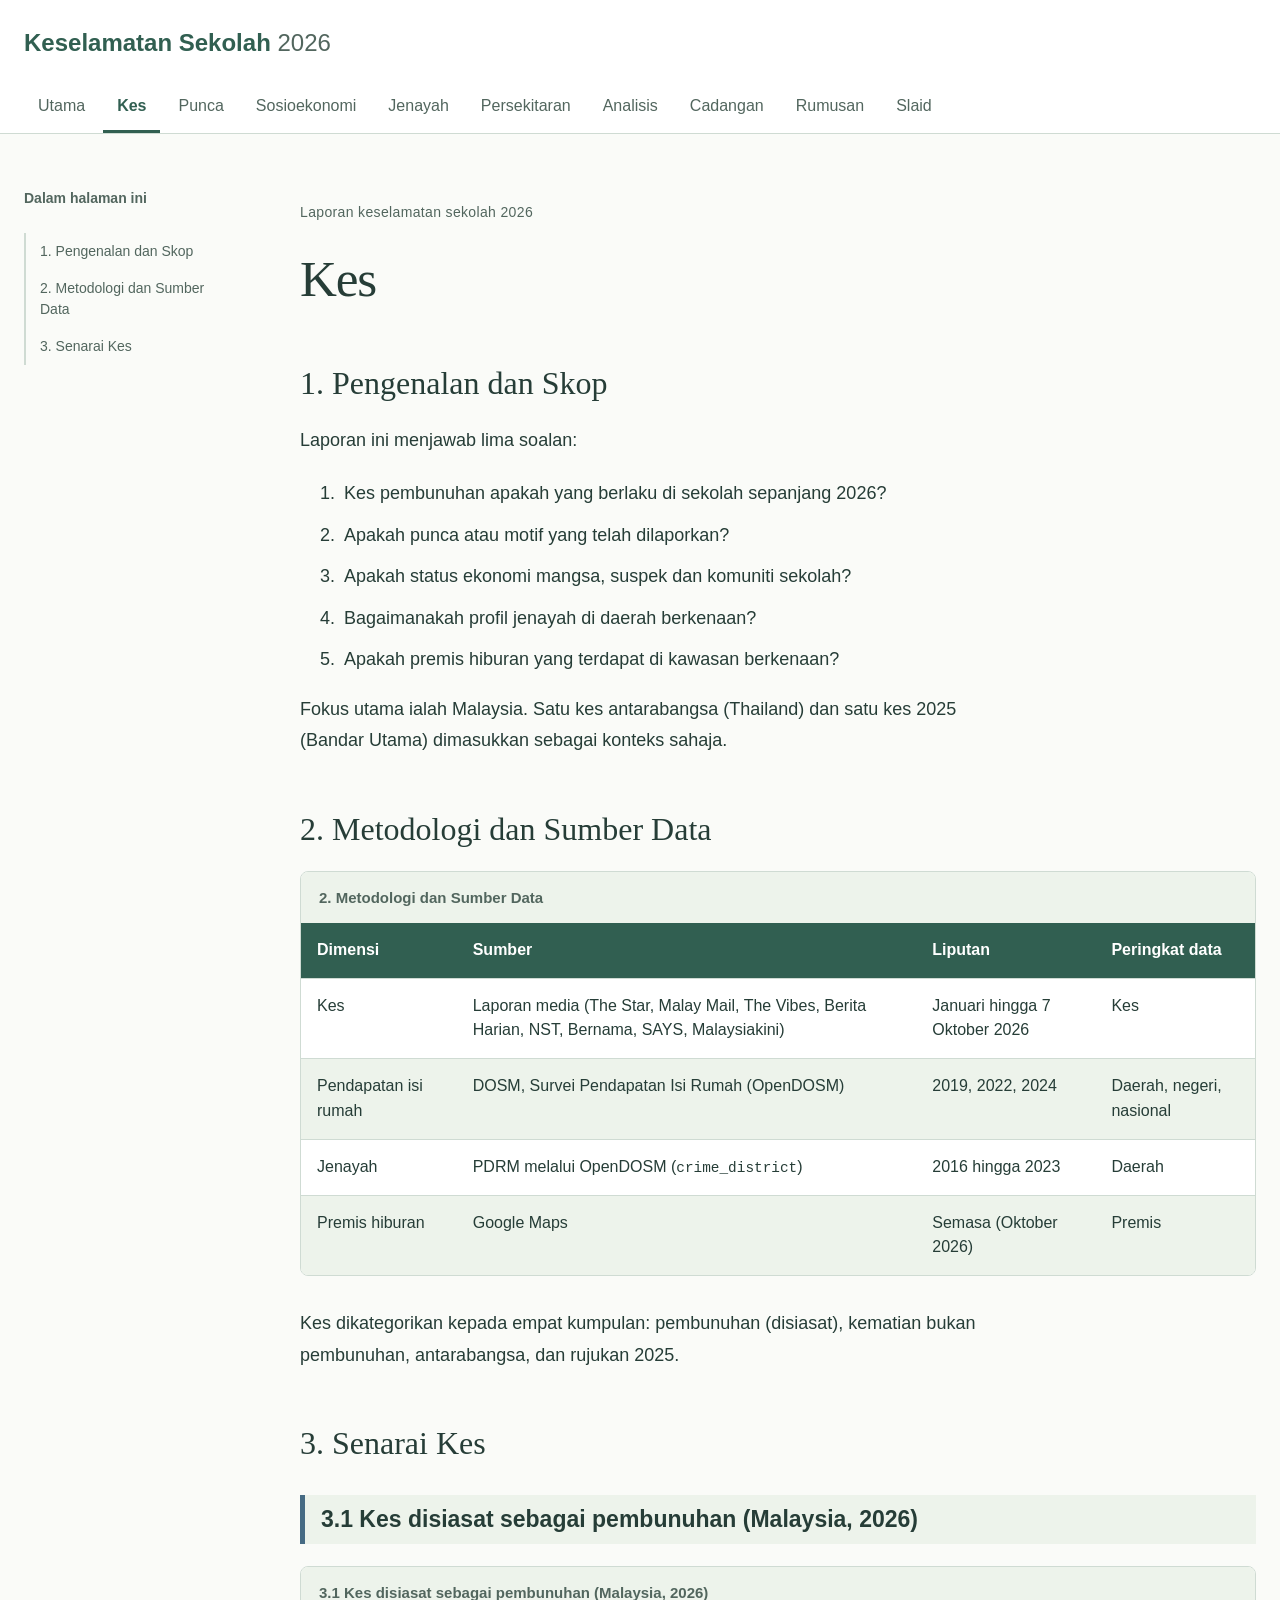
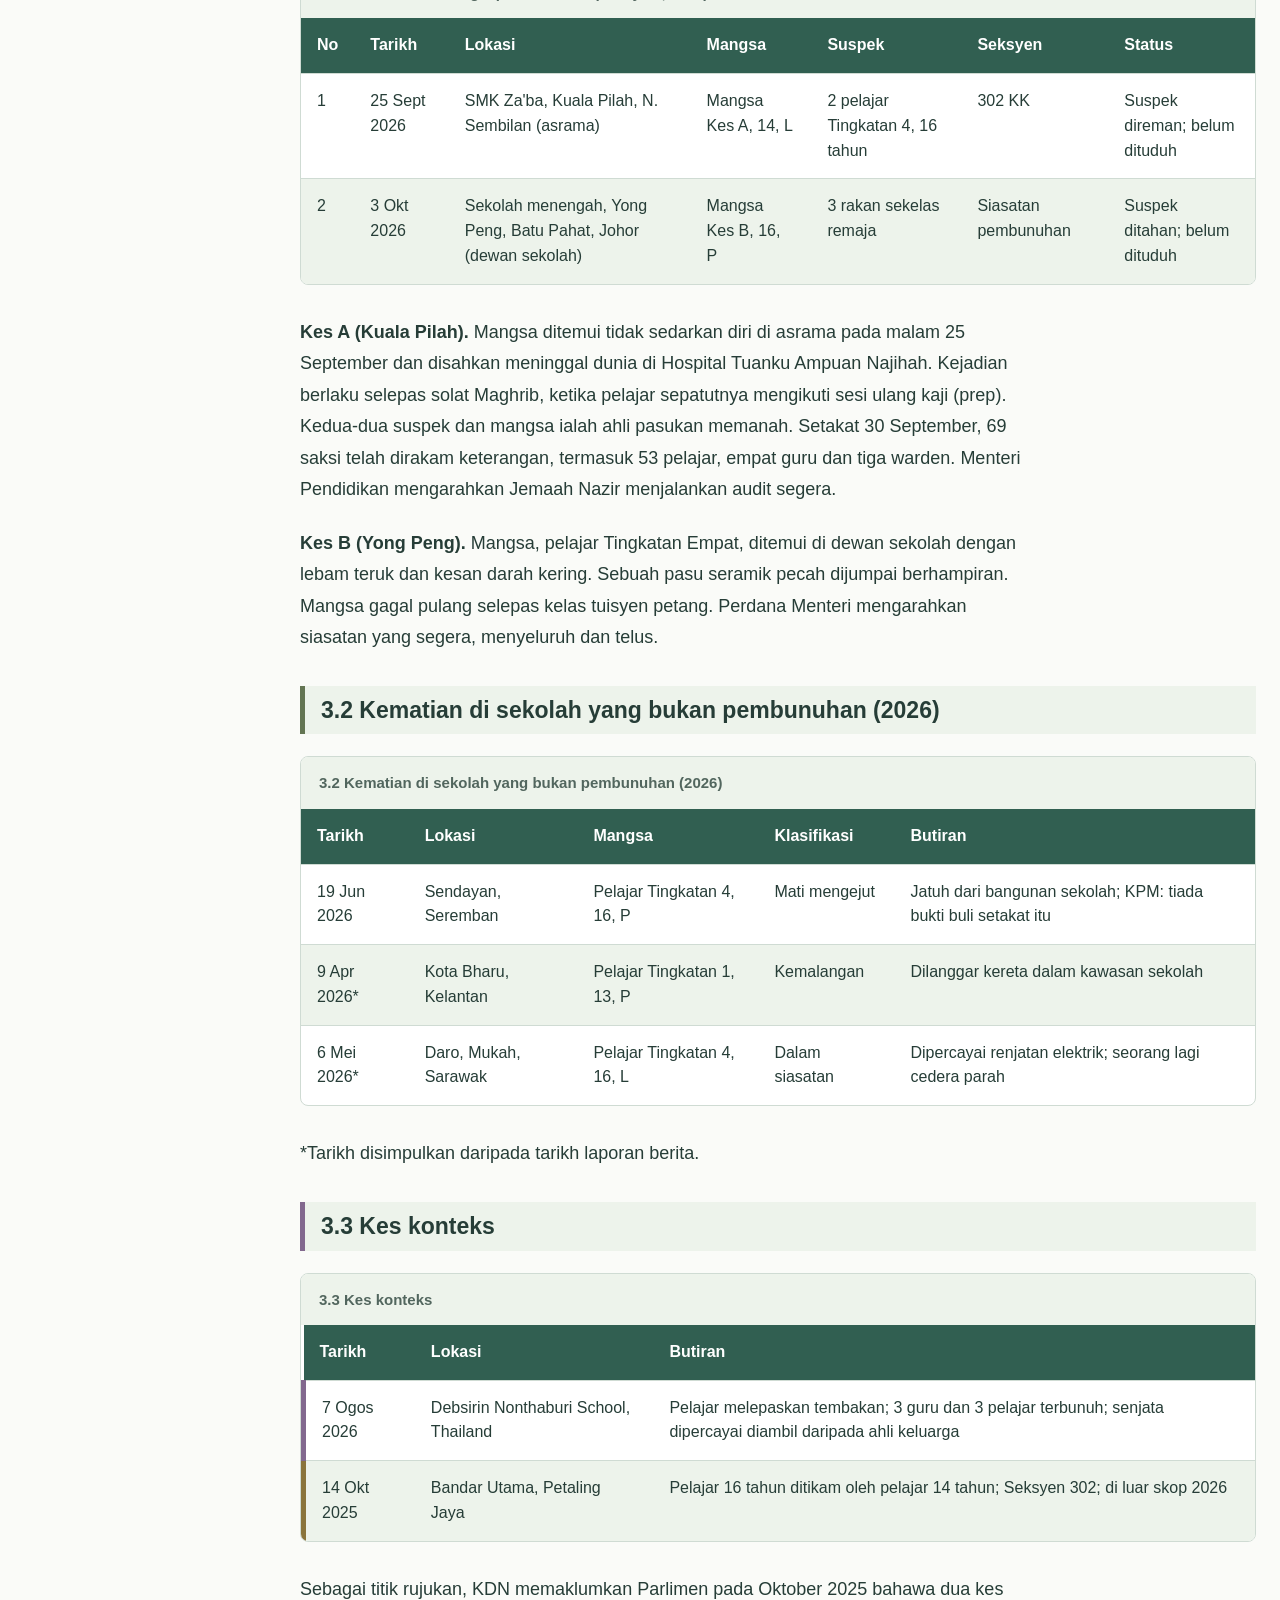
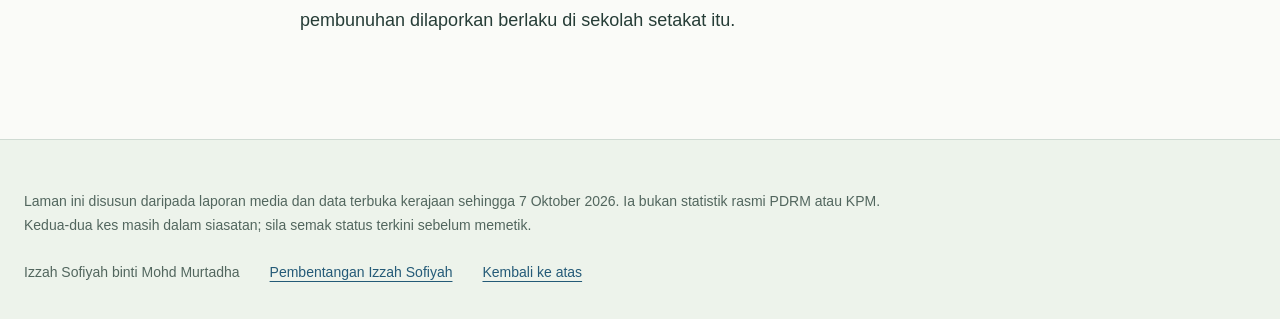
<file: kes.html>
<!doctype html><html lang="ms"><head><meta charset="utf-8"><meta name="viewport" content="width=device-width,initial-scale=1"><title>Kes | Keselamatan Sekolah 2026</title><meta name="description" content="Laporan keselamatan sekolah 2026: kes, konteks, analisis dan cadangan. Sumber laporan media dan data terbuka."><link rel="stylesheet" href="assets/css/style.css"><script defer src="assets/js/main.js"></script></head><body><a class="skip" href="#kandungan">Langkau ke kandungan</a><header class="site-header"><div class="header-top"><a class="brand" href="index.html">Keselamatan Sekolah <span>2026</span></a><button id="menu" aria-controls="nav" aria-expanded="false">Menu</button></div><nav id="nav" aria-label="Navigasi utama"><a href="index.html">Utama</a><a href="kes.html" aria-current="page">Kes</a><a href="punca.html">Punca</a><a href="sosioekonomi.html">Sosioekonomi</a><a href="jenayah.html">Jenayah</a><a href="persekitaran.html">Persekitaran</a><a href="analisis.html">Analisis</a><a href="cadangan.html">Cadangan</a><a href="rumusan.html">Rumusan</a><a href="slaid.html">Slaid</a></nav></header><div class="page-shell"><aside class="toc"><p>Dalam halaman ini</p><a href="#1-pengenalan-dan-skop">1. Pengenalan dan Skop</a><a href="#2-metodologi-dan-sumber-data">2. Metodologi dan Sumber Data</a><a href="#3-senarai-kes">3. Senarai Kes</a></aside><main id="kandungan" tabindex="-1"><p class="eyebrow">Laporan keselamatan sekolah 2026</p><h1>Kes</h1><h2 id="1-pengenalan-dan-skop">1. Pengenalan dan Skop</h2>
<p>Laporan ini menjawab lima soalan:</p>
<ol>
<li>Kes pembunuhan apakah yang berlaku di sekolah sepanjang 2026?</li>
<li>Apakah punca atau motif yang telah dilaporkan?</li>
<li>Apakah status ekonomi mangsa, suspek dan komuniti sekolah?</li>
<li>Bagaimanakah profil jenayah di daerah berkenaan?</li>
<li>Apakah premis hiburan yang terdapat di kawasan berkenaan?</li>
</ol>
<p>Fokus utama ialah Malaysia. Satu kes antarabangsa (Thailand) dan satu kes 2025 (Bandar Utama) dimasukkan sebagai konteks sahaja.</p><h2 id="2-metodologi-dan-sumber-data">2. Metodologi dan Sumber Data</h2>
<div class="table-scroll" tabindex="0" role="region" aria-label="Jadual 2. Metodologi dan Sumber Data"><table><caption>2. Metodologi dan Sumber Data</caption><thead><tr><th scope="col">Dimensi</th><th scope="col">Sumber</th><th scope="col">Liputan</th><th scope="col">Peringkat data</th></tr></thead><tbody>
<tr><th scope="row">Kes</th><td>Laporan media (The Star, Malay Mail, The Vibes, Berita Harian, NST, Bernama, SAYS, Malaysiakini)</td><td>Januari hingga 7 Oktober 2026</td><td>Kes</td></tr>
<tr><th scope="row">Pendapatan isi rumah</th><td>DOSM, Survei Pendapatan Isi Rumah (OpenDOSM)</td><td>2019, 2022, 2024</td><td>Daerah, negeri, nasional</td></tr>
<tr><th scope="row">Jenayah</th><td>PDRM melalui OpenDOSM (<code>crime_district</code>)</td><td>2016 hingga 2023</td><td>Daerah</td></tr>
<tr><th scope="row">Premis hiburan</th><td>Google Maps</td><td>Semasa (Oktober 2026)</td><td>Premis</td></tr>
</tbody></table></div>
<p>Kes dikategorikan kepada empat kumpulan: pembunuhan (disiasat), kematian bukan pembunuhan, antarabangsa, dan rujukan 2025.</p><h2 id="3-senarai-kes">3. Senarai Kes</h2>
<h3 id="3-1-kes-disiasat-sebagai-pembunuhan-malaysia-2026" class="category disiasat">3.1 Kes disiasat sebagai pembunuhan (Malaysia, 2026)</h3>
<div class="table-scroll" tabindex="0" role="region" aria-label="Jadual 3.1 Kes disiasat sebagai pembunuhan (Malaysia, 2026)"><table><caption>3.1 Kes disiasat sebagai pembunuhan (Malaysia, 2026)</caption><thead><tr><th scope="col">No</th><th scope="col">Tarikh</th><th scope="col">Lokasi</th><th scope="col">Mangsa</th><th scope="col">Suspek</th><th scope="col">Seksyen</th><th scope="col">Status</th></tr></thead><tbody>
<tr><th scope="row">1</th><td>25 Sept 2026</td><td>SMK Za&#x27;ba, Kuala Pilah, N. Sembilan (asrama)</td><td>Mangsa Kes A, 14, L</td><td>2 pelajar Tingkatan 4, 16 tahun</td><td>302 KK</td><td>Suspek direman; belum dituduh</td></tr>
<tr><th scope="row">2</th><td>3 Okt 2026</td><td>Sekolah menengah, Yong Peng, Batu Pahat, Johor (dewan sekolah)</td><td>Mangsa Kes B, 16, P</td><td>3 rakan sekelas remaja</td><td>Siasatan pembunuhan</td><td>Suspek ditahan; belum dituduh</td></tr>
</tbody></table></div>
<p><strong>Kes A (Kuala Pilah).</strong> Mangsa ditemui tidak sedarkan diri di asrama pada malam 25 September dan disahkan meninggal dunia di Hospital Tuanku Ampuan Najihah. Kejadian berlaku selepas solat Maghrib, ketika pelajar sepatutnya mengikuti sesi ulang kaji (prep). Kedua-dua suspek dan mangsa ialah ahli pasukan memanah. Setakat 30 September, 69 saksi telah dirakam keterangan, termasuk 53 pelajar, empat guru dan tiga warden. Menteri Pendidikan mengarahkan Jemaah Nazir menjalankan audit segera.</p>
<p><strong>Kes B (Yong Peng).</strong> Mangsa, pelajar Tingkatan Empat, ditemui di dewan sekolah dengan lebam teruk dan kesan darah kering. Sebuah pasu seramik pecah dijumpai berhampiran. Mangsa gagal pulang selepas kelas tuisyen petang. Perdana Menteri mengarahkan siasatan yang segera, menyeluruh dan telus.</p>
<h3 id="3-2-kematian-di-sekolah-yang-bukan-pembunuhan-2026" class="category bukan">3.2 Kematian di sekolah yang bukan pembunuhan (2026)</h3>
<div class="table-scroll" tabindex="0" role="region" aria-label="Jadual 3.2 Kematian di sekolah yang bukan pembunuhan (2026)"><table><caption>3.2 Kematian di sekolah yang bukan pembunuhan (2026)</caption><thead><tr><th scope="col">Tarikh</th><th scope="col">Lokasi</th><th scope="col">Mangsa</th><th scope="col">Klasifikasi</th><th scope="col">Butiran</th></tr></thead><tbody>
<tr><th scope="row">19 Jun 2026</th><td>Sendayan, Seremban</td><td>Pelajar Tingkatan 4, 16, P</td><td>Mati mengejut</td><td>Jatuh dari bangunan sekolah; KPM: tiada bukti buli setakat itu</td></tr>
<tr><th scope="row">9 Apr 2026*</th><td>Kota Bharu, Kelantan</td><td>Pelajar Tingkatan 1, 13, P</td><td>Kemalangan</td><td>Dilanggar kereta dalam kawasan sekolah</td></tr>
<tr><th scope="row">6 Mei 2026*</th><td>Daro, Mukah, Sarawak</td><td>Pelajar Tingkatan 4, 16, L</td><td>Dalam siasatan</td><td>Dipercayai renjatan elektrik; seorang lagi cedera parah</td></tr>
</tbody></table></div>
<p>*Tarikh disimpulkan daripada tarikh laporan berita.</p>
<h3 id="3-3-kes-konteks" class="category konteks">3.3 Kes konteks</h3>
<div class="table-scroll" tabindex="0" role="region" aria-label="Jadual 3.3 Kes konteks"><table><caption>3.3 Kes konteks</caption><thead><tr><th scope="col">Tarikh</th><th scope="col">Lokasi</th><th scope="col">Butiran</th></tr></thead><tbody>
<tr class="international"><th scope="row">7 Ogos 2026</th><td>Debsirin Nonthaburi School, Thailand</td><td>Pelajar melepaskan tembakan; 3 guru dan 3 pelajar terbunuh; senjata dipercayai diambil daripada ahli keluarga</td></tr>
<tr class="reference"><th scope="row">14 Okt 2025</th><td>Bandar Utama, Petaling Jaya</td><td>Pelajar 16 tahun ditikam oleh pelajar 14 tahun; Seksyen 302; di luar skop 2026</td></tr>
</tbody></table></div>
<p>Sebagai titik rujukan, KDN memaklumkan Parlimen pada Oktober 2025 bahawa dua kes pembunuhan dilaporkan berlaku di sekolah setakat itu.</p></main></div><footer class="site-footer"><p>Laman ini disusun daripada laporan media dan data terbuka kerajaan sehingga 7 Oktober 2026. Ia bukan statistik rasmi PDRM atau KPM. Kedua-dua kes masih dalam siasatan; sila semak status terkini sebelum memetik.</p><div><span>Izzah Sofiyah binti Mohd Murtadha</span><a href="slaid.html">Pembentangan Izzah Sofiyah</a><a href="#kandungan">Kembali ke atas</a></div></footer></body></html>
</file>
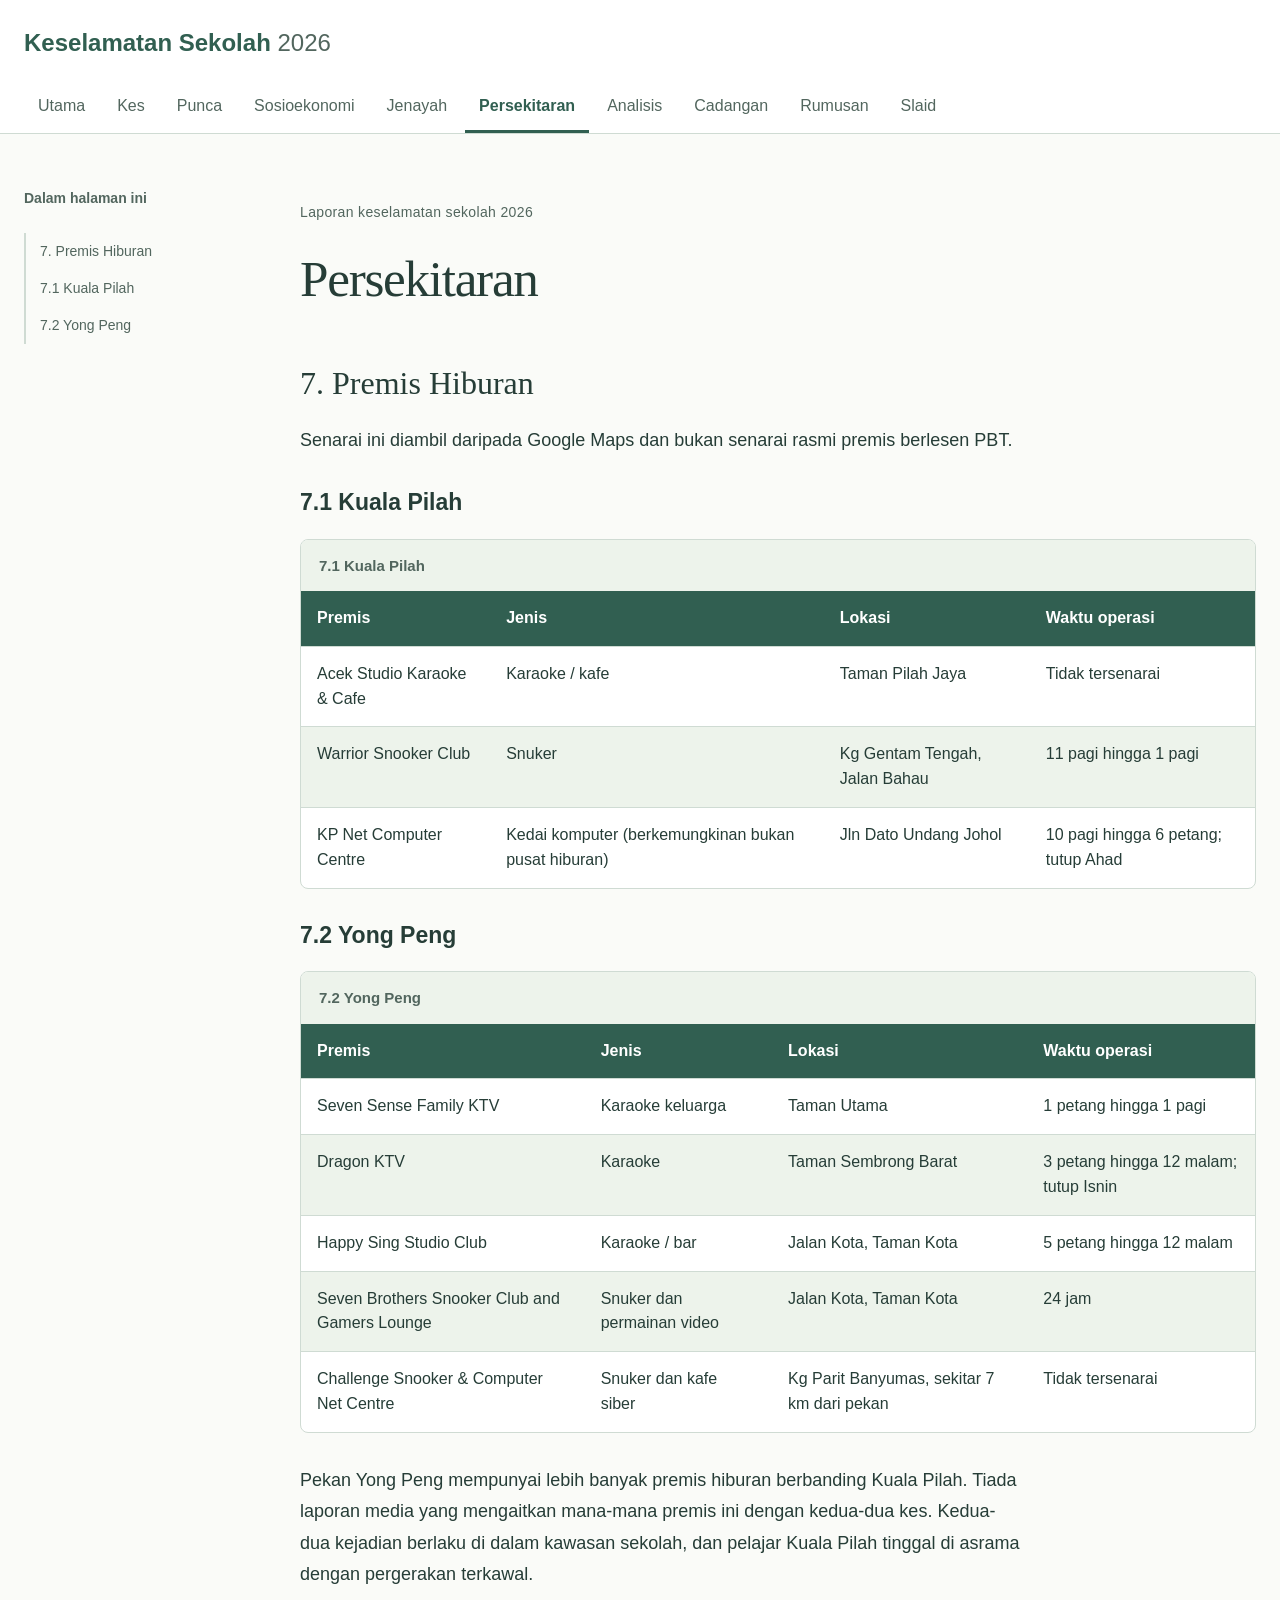
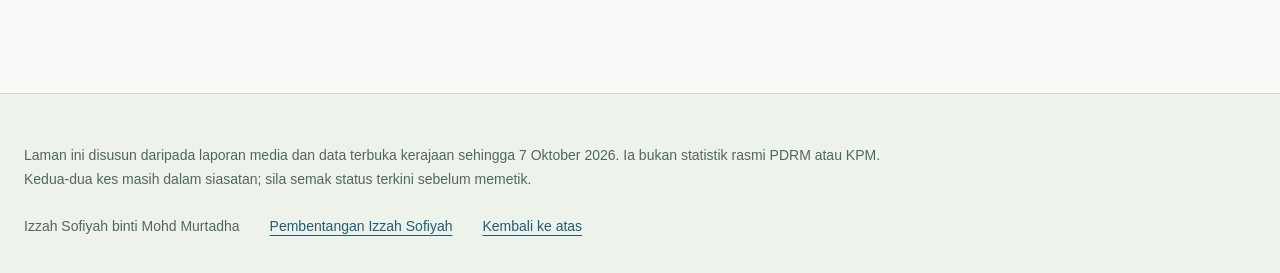
<file: persekitaran.html>
<!doctype html><html lang="ms"><head><meta charset="utf-8"><meta name="viewport" content="width=device-width,initial-scale=1"><title>Persekitaran | Keselamatan Sekolah 2026</title><meta name="description" content="Laporan keselamatan sekolah 2026: kes, konteks, analisis dan cadangan. Sumber laporan media dan data terbuka."><link rel="stylesheet" href="assets/css/style.css"><script defer src="assets/js/main.js"></script></head><body><a class="skip" href="#kandungan">Langkau ke kandungan</a><header class="site-header"><div class="header-top"><a class="brand" href="index.html">Keselamatan Sekolah <span>2026</span></a><button id="menu" aria-controls="nav" aria-expanded="false">Menu</button></div><nav id="nav" aria-label="Navigasi utama"><a href="index.html">Utama</a><a href="kes.html">Kes</a><a href="punca.html">Punca</a><a href="sosioekonomi.html">Sosioekonomi</a><a href="jenayah.html">Jenayah</a><a href="persekitaran.html" aria-current="page">Persekitaran</a><a href="analisis.html">Analisis</a><a href="cadangan.html">Cadangan</a><a href="rumusan.html">Rumusan</a><a href="slaid.html">Slaid</a></nav></header><div class="page-shell"><aside class="toc"><p>Dalam halaman ini</p><a href="#7-premis-hiburan">7. Premis Hiburan</a><a href="#7-1-kuala-pilah">7.1 Kuala Pilah</a><a href="#7-2-yong-peng">7.2 Yong Peng</a></aside><main id="kandungan" tabindex="-1"><p class="eyebrow">Laporan keselamatan sekolah 2026</p><h1>Persekitaran</h1><h2 id="7-premis-hiburan">7. Premis Hiburan</h2>
<p>Senarai ini diambil daripada Google Maps dan bukan senarai rasmi premis berlesen PBT.</p>
<h3 id="7-1-kuala-pilah">7.1 Kuala Pilah</h3>
<div class="table-scroll" tabindex="0" role="region" aria-label="Jadual 7.1 Kuala Pilah"><table><caption>7.1 Kuala Pilah</caption><thead><tr><th scope="col">Premis</th><th scope="col">Jenis</th><th scope="col">Lokasi</th><th scope="col">Waktu operasi</th></tr></thead><tbody>
<tr><th scope="row">Acek Studio Karaoke &amp; Cafe</th><td>Karaoke / kafe</td><td>Taman Pilah Jaya</td><td>Tidak tersenarai</td></tr>
<tr><th scope="row">Warrior Snooker Club</th><td>Snuker</td><td>Kg Gentam Tengah, Jalan Bahau</td><td>11 pagi hingga 1 pagi</td></tr>
<tr><th scope="row">KP Net Computer Centre</th><td>Kedai komputer (berkemungkinan bukan pusat hiburan)</td><td>Jln Dato Undang Johol</td><td>10 pagi hingga 6 petang; tutup Ahad</td></tr>
</tbody></table></div>
<h3 id="7-2-yong-peng">7.2 Yong Peng</h3>
<div class="table-scroll" tabindex="0" role="region" aria-label="Jadual 7.2 Yong Peng"><table><caption>7.2 Yong Peng</caption><thead><tr><th scope="col">Premis</th><th scope="col">Jenis</th><th scope="col">Lokasi</th><th scope="col">Waktu operasi</th></tr></thead><tbody>
<tr><th scope="row">Seven Sense Family KTV</th><td>Karaoke keluarga</td><td>Taman Utama</td><td>1 petang hingga 1 pagi</td></tr>
<tr><th scope="row">Dragon KTV</th><td>Karaoke</td><td>Taman Sembrong Barat</td><td>3 petang hingga 12 malam; tutup Isnin</td></tr>
<tr><th scope="row">Happy Sing Studio Club</th><td>Karaoke / bar</td><td>Jalan Kota, Taman Kota</td><td>5 petang hingga 12 malam</td></tr>
<tr><th scope="row">Seven Brothers Snooker Club and Gamers Lounge</th><td>Snuker dan permainan video</td><td>Jalan Kota, Taman Kota</td><td>24 jam</td></tr>
<tr><th scope="row">Challenge Snooker &amp; Computer Net Centre</th><td>Snuker dan kafe siber</td><td>Kg Parit Banyumas, sekitar 7 km dari pekan</td><td>Tidak tersenarai</td></tr>
</tbody></table></div>
<p>Pekan Yong Peng mempunyai lebih banyak premis hiburan berbanding Kuala Pilah. Tiada laporan media yang mengaitkan mana-mana premis ini dengan kedua-dua kes. Kedua-dua kejadian berlaku di dalam kawasan sekolah, dan pelajar Kuala Pilah tinggal di asrama dengan pergerakan terkawal.</p></main></div><footer class="site-footer"><p>Laman ini disusun daripada laporan media dan data terbuka kerajaan sehingga 7 Oktober 2026. Ia bukan statistik rasmi PDRM atau KPM. Kedua-dua kes masih dalam siasatan; sila semak status terkini sebelum memetik.</p><div><span>Izzah Sofiyah binti Mohd Murtadha</span><a href="slaid.html">Pembentangan Izzah Sofiyah</a><a href="#kandungan">Kembali ke atas</a></div></footer></body></html>
</file>
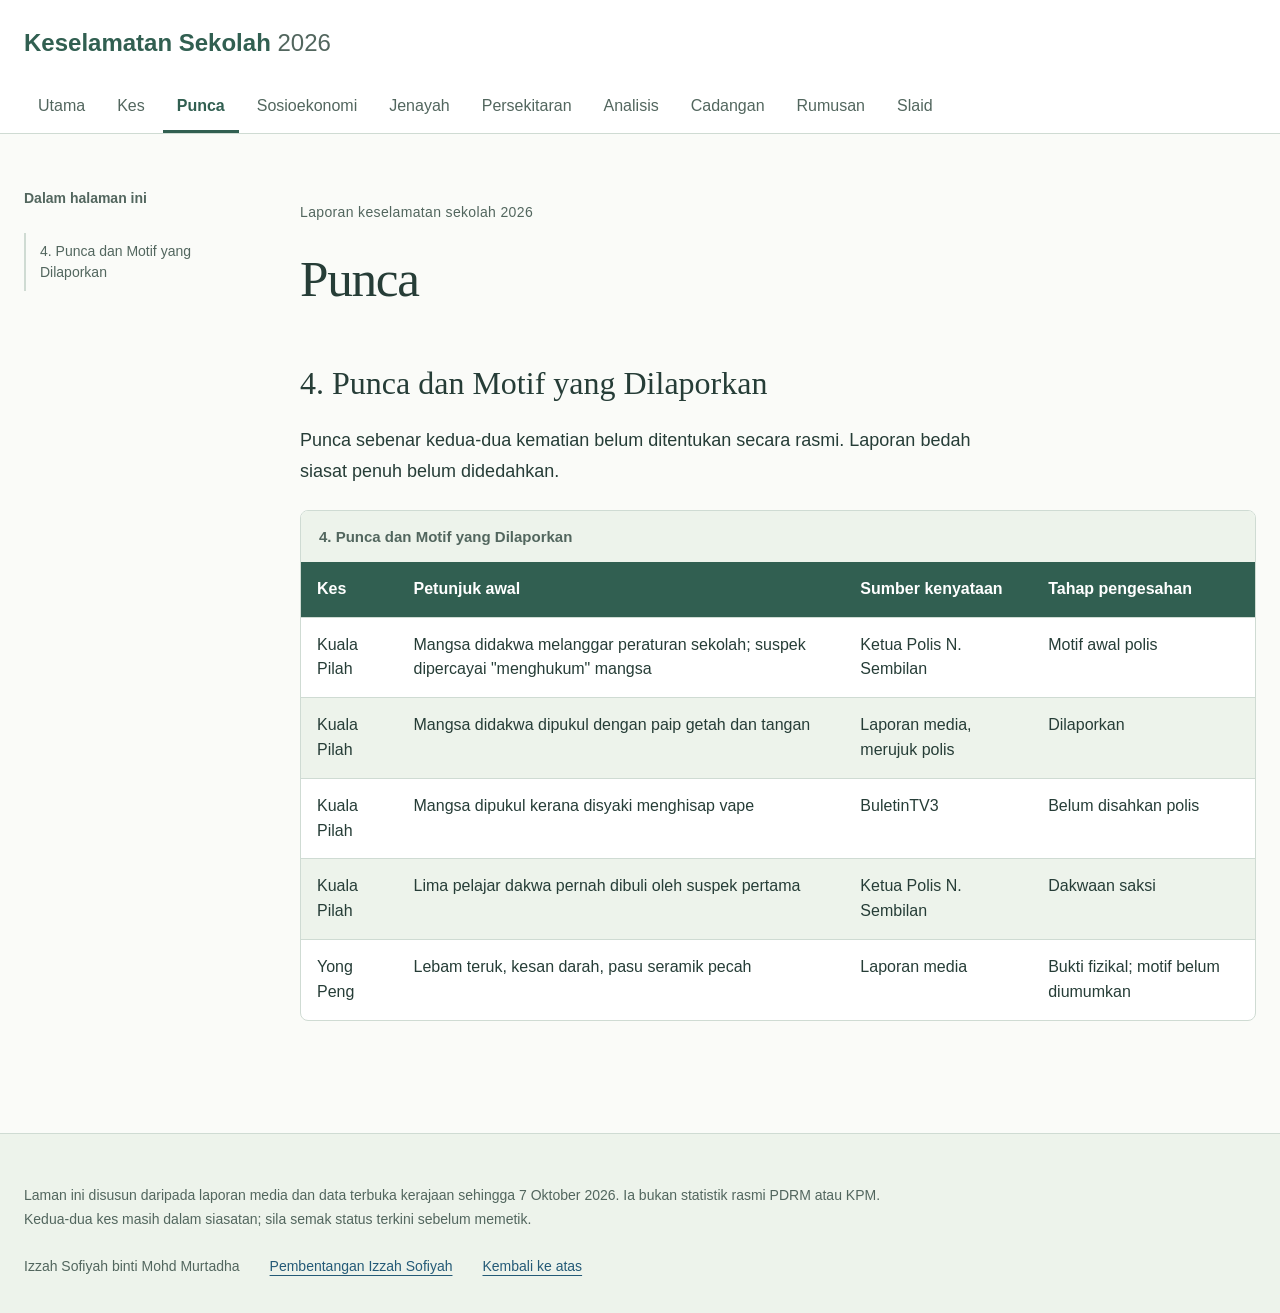
<file: punca.html>
<!doctype html><html lang="ms"><head><meta charset="utf-8"><meta name="viewport" content="width=device-width,initial-scale=1"><title>Punca | Keselamatan Sekolah 2026</title><meta name="description" content="Laporan keselamatan sekolah 2026: kes, konteks, analisis dan cadangan. Sumber laporan media dan data terbuka."><link rel="stylesheet" href="assets/css/style.css"><script defer src="assets/js/main.js"></script></head><body><a class="skip" href="#kandungan">Langkau ke kandungan</a><header class="site-header"><div class="header-top"><a class="brand" href="index.html">Keselamatan Sekolah <span>2026</span></a><button id="menu" aria-controls="nav" aria-expanded="false">Menu</button></div><nav id="nav" aria-label="Navigasi utama"><a href="index.html">Utama</a><a href="kes.html">Kes</a><a href="punca.html" aria-current="page">Punca</a><a href="sosioekonomi.html">Sosioekonomi</a><a href="jenayah.html">Jenayah</a><a href="persekitaran.html">Persekitaran</a><a href="analisis.html">Analisis</a><a href="cadangan.html">Cadangan</a><a href="rumusan.html">Rumusan</a><a href="slaid.html">Slaid</a></nav></header><div class="page-shell"><aside class="toc"><p>Dalam halaman ini</p><a href="#4-punca-dan-motif-yang-dilaporkan">4. Punca dan Motif yang Dilaporkan</a></aside><main id="kandungan" tabindex="-1"><p class="eyebrow">Laporan keselamatan sekolah 2026</p><h1>Punca</h1><h2 id="4-punca-dan-motif-yang-dilaporkan">4. Punca dan Motif yang Dilaporkan</h2>
<p>Punca sebenar kedua-dua kematian belum ditentukan secara rasmi. Laporan bedah siasat penuh belum didedahkan.</p>
<div class="table-scroll" tabindex="0" role="region" aria-label="Jadual 4. Punca dan Motif yang Dilaporkan"><table><caption>4. Punca dan Motif yang Dilaporkan</caption><thead><tr><th scope="col">Kes</th><th scope="col">Petunjuk awal</th><th scope="col">Sumber kenyataan</th><th scope="col">Tahap pengesahan</th></tr></thead><tbody>
<tr><th scope="row">Kuala Pilah</th><td>Mangsa didakwa melanggar peraturan sekolah; suspek dipercayai &quot;menghukum&quot; mangsa</td><td>Ketua Polis N. Sembilan</td><td>Motif awal polis</td></tr>
<tr><th scope="row">Kuala Pilah</th><td>Mangsa didakwa dipukul dengan paip getah dan tangan</td><td>Laporan media, merujuk polis</td><td>Dilaporkan</td></tr>
<tr><th scope="row">Kuala Pilah</th><td>Mangsa dipukul kerana disyaki menghisap vape</td><td>BuletinTV3</td><td>Belum disahkan polis</td></tr>
<tr><th scope="row">Kuala Pilah</th><td>Lima pelajar dakwa pernah dibuli oleh suspek pertama</td><td>Ketua Polis N. Sembilan</td><td>Dakwaan saksi</td></tr>
<tr><th scope="row">Yong Peng</th><td>Lebam teruk, kesan darah, pasu seramik pecah</td><td>Laporan media</td><td>Bukti fizikal; motif belum diumumkan</td></tr>
</tbody></table></div></main></div><footer class="site-footer"><p>Laman ini disusun daripada laporan media dan data terbuka kerajaan sehingga 7 Oktober 2026. Ia bukan statistik rasmi PDRM atau KPM. Kedua-dua kes masih dalam siasatan; sila semak status terkini sebelum memetik.</p><div><span>Izzah Sofiyah binti Mohd Murtadha</span><a href="slaid.html">Pembentangan Izzah Sofiyah</a><a href="#kandungan">Kembali ke atas</a></div></footer></body></html>
</file>
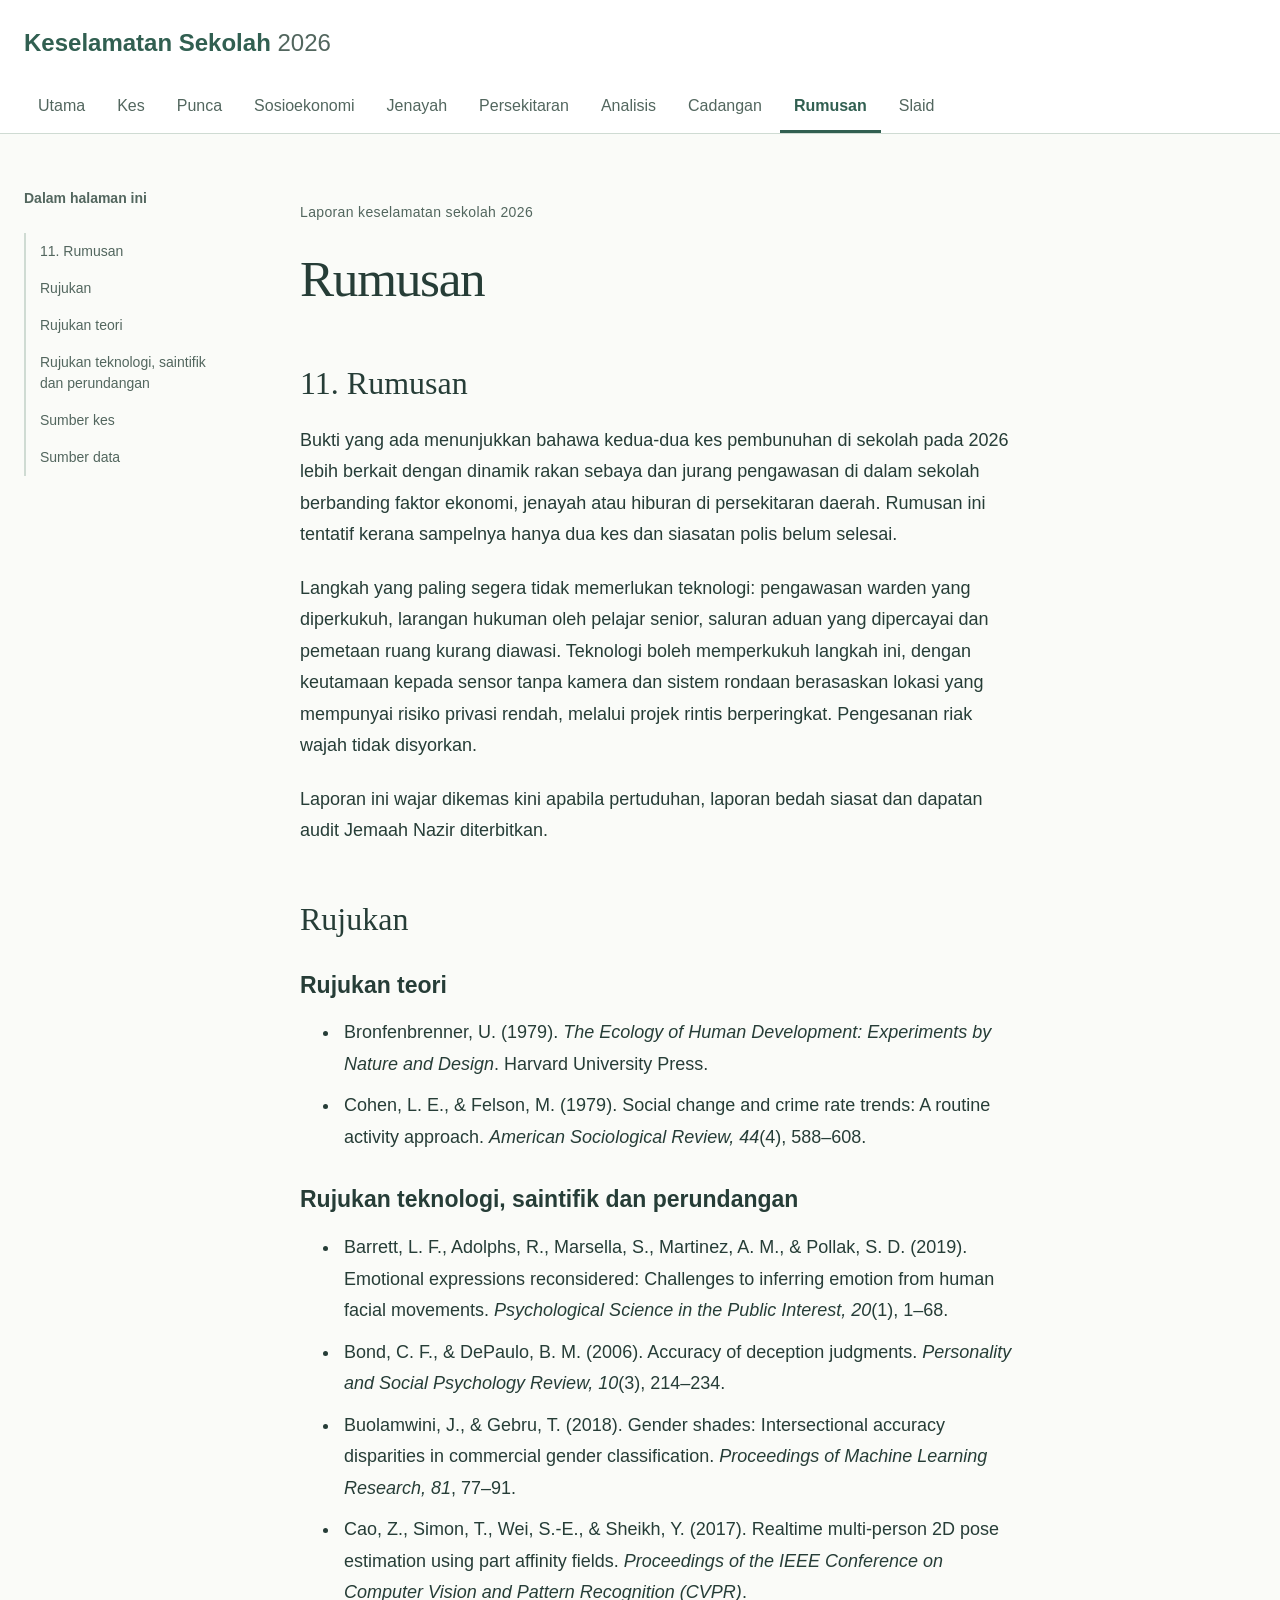
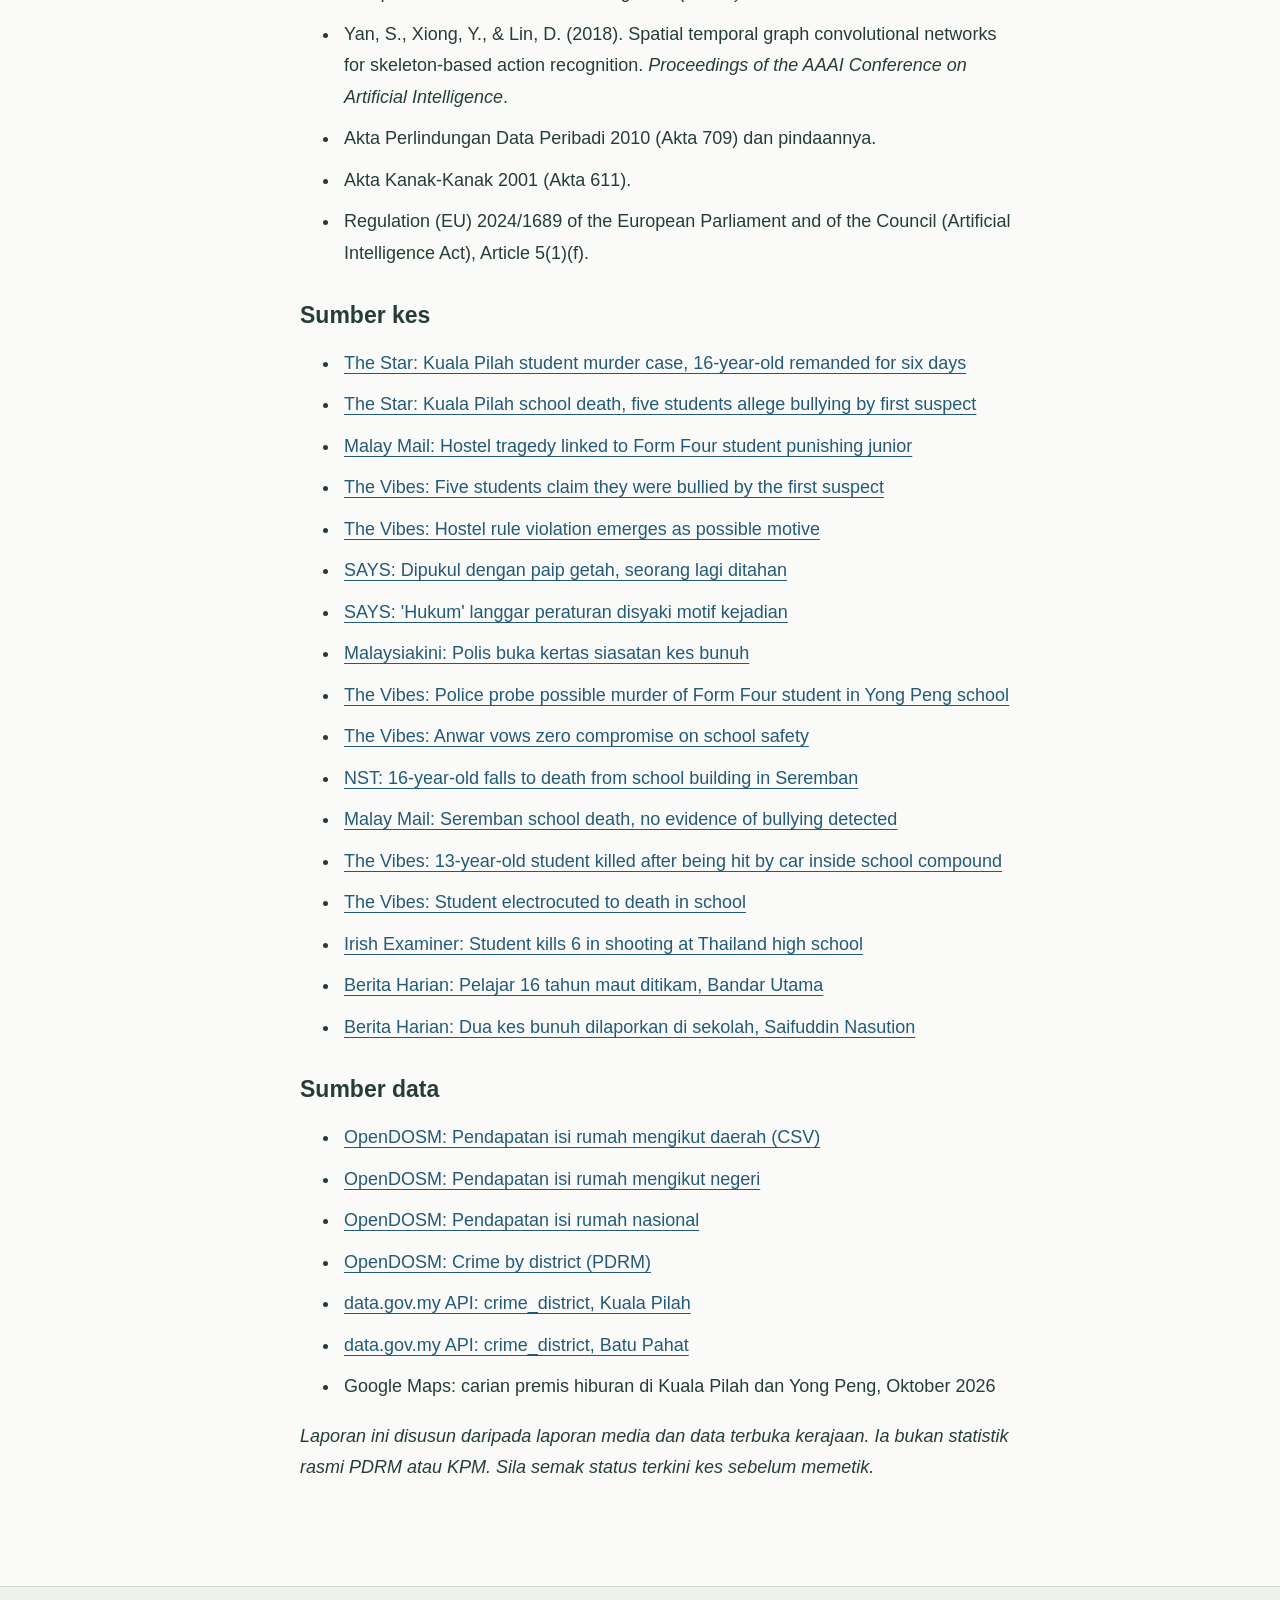
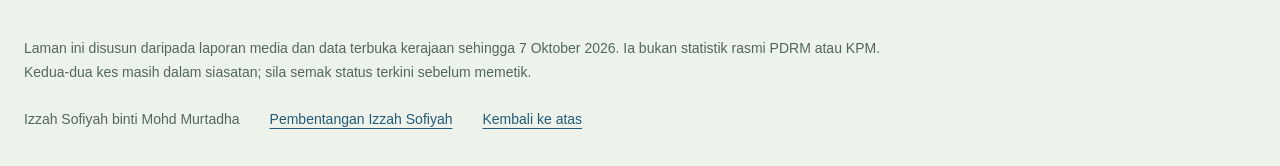
<file: rumusan.html>
<!doctype html><html lang="ms"><head><meta charset="utf-8"><meta name="viewport" content="width=device-width,initial-scale=1"><title>Rumusan | Keselamatan Sekolah 2026</title><meta name="description" content="Laporan keselamatan sekolah 2026: kes, konteks, analisis dan cadangan. Sumber laporan media dan data terbuka."><link rel="stylesheet" href="assets/css/style.css"><script defer src="assets/js/main.js"></script></head><body><a class="skip" href="#kandungan">Langkau ke kandungan</a><header class="site-header"><div class="header-top"><a class="brand" href="index.html">Keselamatan Sekolah <span>2026</span></a><button id="menu" aria-controls="nav" aria-expanded="false">Menu</button></div><nav id="nav" aria-label="Navigasi utama"><a href="index.html">Utama</a><a href="kes.html">Kes</a><a href="punca.html">Punca</a><a href="sosioekonomi.html">Sosioekonomi</a><a href="jenayah.html">Jenayah</a><a href="persekitaran.html">Persekitaran</a><a href="analisis.html">Analisis</a><a href="cadangan.html">Cadangan</a><a href="rumusan.html" aria-current="page">Rumusan</a><a href="slaid.html">Slaid</a></nav></header><div class="page-shell"><aside class="toc"><p>Dalam halaman ini</p><a href="#11-rumusan">11. Rumusan</a><a href="#rujukan">Rujukan</a><a href="#rujukan-teori">Rujukan teori</a><a href="#rujukan-teknologi-saintifik-dan-perundangan">Rujukan teknologi, saintifik dan perundangan</a><a href="#sumber-kes">Sumber kes</a><a href="#sumber-data">Sumber data</a></aside><main id="kandungan" tabindex="-1"><p class="eyebrow">Laporan keselamatan sekolah 2026</p><h1>Rumusan</h1><h2 id="11-rumusan">11. Rumusan</h2>
<p>Bukti yang ada menunjukkan bahawa kedua-dua kes pembunuhan di sekolah pada 2026 lebih berkait dengan dinamik rakan sebaya dan jurang pengawasan di dalam sekolah berbanding faktor ekonomi, jenayah atau hiburan di persekitaran daerah. Rumusan ini tentatif kerana sampelnya hanya dua kes dan siasatan polis belum selesai.</p>
<p>Langkah yang paling segera tidak memerlukan teknologi: pengawasan warden yang diperkukuh, larangan hukuman oleh pelajar senior, saluran aduan yang dipercayai dan pemetaan ruang kurang diawasi. Teknologi boleh memperkukuh langkah ini, dengan keutamaan kepada sensor tanpa kamera dan sistem rondaan berasaskan lokasi yang mempunyai risiko privasi rendah, melalui projek rintis berperingkat. Pengesanan riak wajah tidak disyorkan.</p>
<p>Laporan ini wajar dikemas kini apabila pertuduhan, laporan bedah siasat dan dapatan audit Jemaah Nazir diterbitkan.</p><h2 id="rujukan">Rujukan</h2>
<h3 id="rujukan-teori">Rujukan teori</h3>
<ul>
<li>Bronfenbrenner, U. (1979). <em>The Ecology of Human Development: Experiments by Nature and Design</em>. Harvard University Press.</li>
<li>Cohen, L. E., &amp; Felson, M. (1979). Social change and crime rate trends: A routine activity approach. <em>American Sociological Review, 44</em>(4), 588–608.</li>
</ul>
<h3 id="rujukan-teknologi-saintifik-dan-perundangan">Rujukan teknologi, saintifik dan perundangan</h3>
<ul>
<li>Barrett, L. F., Adolphs, R., Marsella, S., Martinez, A. M., &amp; Pollak, S. D. (2019). Emotional expressions reconsidered: Challenges to inferring emotion from human facial movements. <em>Psychological Science in the Public Interest, 20</em>(1), 1–68.</li>
<li>Bond, C. F., &amp; DePaulo, B. M. (2006). Accuracy of deception judgments. <em>Personality and Social Psychology Review, 10</em>(3), 214–234.</li>
<li>Buolamwini, J., &amp; Gebru, T. (2018). Gender shades: Intersectional accuracy disparities in commercial gender classification. <em>Proceedings of Machine Learning Research, 81</em>, 77–91.</li>
<li>Cao, Z., Simon, T., Wei, S.-E., &amp; Sheikh, Y. (2017). Realtime multi-person 2D pose estimation using part affinity fields. <em>Proceedings of the IEEE Conference on Computer Vision and Pattern Recognition (CVPR)</em>.</li>
<li>Yan, S., Xiong, Y., &amp; Lin, D. (2018). Spatial temporal graph convolutional networks for skeleton-based action recognition. <em>Proceedings of the AAAI Conference on Artificial Intelligence</em>.</li>
<li>Akta Perlindungan Data Peribadi 2010 (Akta 709) dan pindaannya.</li>
<li>Akta Kanak-Kanak 2001 (Akta 611).</li>
<li>Regulation (EU) 2024/1689 of the European Parliament and of the Council (Artificial Intelligence Act), Article 5(1)(f).</li>
</ul>
<h3 id="sumber-kes">Sumber kes</h3>
<ul>
<li><a href="https://www.thestar.com.my/news/nation/2026/09/26/kuala-pilah-student-murder-case-16-year-old-remanded-for-six-days" target="_blank" rel="noopener noreferrer">The Star: Kuala Pilah student murder case, 16-year-old remanded for six days</a></li>
<li><a href="https://www.thestar.com.my/news/nation/2026/09/30/kuala-pilah-school-death-five-students-allege-bullying-by-first-suspect" target="_blank" rel="noopener noreferrer">The Star: Kuala Pilah school death, five students allege bullying by first suspect</a></li>
<li><a href="https://malaymail.com/news/malaysia/2026/09/27/negeri-sembilan-police-say-hostel-tragedy-linked-to-form-four-student-punishing-junior-for-breaking-rules/236675" target="_blank" rel="noopener noreferrer">Malay Mail: Hostel tragedy linked to Form Four student punishing junior</a></li>
<li><a href="https://www.thevibes.com/articles/news/127831/student-bullying-case-five-students-claim-they-were-bullied-by-the-first-suspect" target="_blank" rel="noopener noreferrer">The Vibes: Five students claim they were bullied by the first suspect</a></li>
<li><a href="https://www.thevibes.com/articles/news/127720/hostel-rule-violation-emerges-as-possible-motive-in-kuala-pilah-students-death" target="_blank" rel="noopener noreferrer">The Vibes: Hostel rule violation emerges as possible motive</a></li>
<li><a href="https://says.com/my/berita/dipukul-dengan-paip-getah-seorang-lagi-ditahan-susulan-kes-kematian-pelajar-kuala-pilah" target="_blank" rel="noopener noreferrer">SAYS: Dipukul dengan paip getah, seorang lagi ditahan</a></li>
<li><a href="https://says.com/my/berita/kes-pelajar-maut-di-asrama-sekolah-hukum-langgar-peraturan-disyaki-motif-kejadian" target="_blank" rel="noopener noreferrer">SAYS: &#x27;Hukum&#x27; langgar peraturan disyaki motif kejadian</a></li>
<li><a href="https://www.malaysiakini.com/news/885782-kematian-pelajar-polis-buka-kertas-siasatan-kes-bunuh" target="_blank" rel="noopener noreferrer">Malaysiakini: Polis buka kertas siasatan kes bunuh</a></li>
<li><a href="https://www.thevibes.com/index.php/articles/news/127950/police-probe-possible-murder-of-form-four-student-found-dead-in-yong-peng-school" target="_blank" rel="noopener noreferrer">The Vibes: Police probe possible murder of Form Four student in Yong Peng school</a></li>
<li><a href="https://www.thevibes.com/articles/news/127960/anwar-vows-zero-compromise-on-school-safety-following-the-claimed-murder-of-teen-irene-sofiya" target="_blank" rel="noopener noreferrer">The Vibes: Anwar vows zero compromise on school safety</a></li>
<li><a href="https://www.nst.com.my/amp/news/regional/2026/06/1467605/16-year-old-falls-death-school-building-seremban" target="_blank" rel="noopener noreferrer">NST: 16-year-old falls to death from school building in Seremban</a></li>
<li><a href="https://www.malaymail.com/amp/news/malaysia/2026/06/20/seremban-school-death-no-evidence-of-bullying-detected-says-education-dg/224480" target="_blank" rel="noopener noreferrer">Malay Mail: Seremban school death, no evidence of bullying detected</a></li>
<li><a href="https://www.thevibes.com/articles/news/121798/13-year-old-student-killed-after-being-hit-by-car-inside-school-compound" target="_blank" rel="noopener noreferrer">The Vibes: 13-year-old student killed after being hit by car inside school compound</a></li>
<li><a href="https://www.thevibes.com/articles/news/122712/student-electrocuted-to-death-in-school-another-suffers-injuries" target="_blank" rel="noopener noreferrer">The Vibes: Student electrocuted to death in school</a></li>
<li><a href="https://www.irishexaminer.com/world/arid-41892400.html" target="_blank" rel="noopener noreferrer">Irish Examiner: Student kills 6 in shooting at Thailand high school</a></li>
<li><a href="https://www.bharian.com.my/amp/berita/kes/2025/10/1458594/bhplus" target="_blank" rel="noopener noreferrer">Berita Harian: Pelajar 16 tahun maut ditikam, Bandar Utama</a></li>
<li><a href="https://www.bharian.com.my/amp/berita/nasional/2025/10/1465552/bhplus" target="_blank" rel="noopener noreferrer">Berita Harian: Dua kes bunuh dilaporkan di sekolah, Saifuddin Nasution</a></li>
</ul>
<h3 id="sumber-data">Sumber data</h3>
<ul>
<li><a href="https://storage.dosm.gov.my/hies/hh_income_district.csv" target="_blank" rel="noopener noreferrer">OpenDOSM: Pendapatan isi rumah mengikut daerah (CSV)</a></li>
<li><a href="https://open.dosm.gov.my/ms-MY/data-catalogue/hh_income_state" target="_blank" rel="noopener noreferrer">OpenDOSM: Pendapatan isi rumah mengikut negeri</a></li>
<li><a href="https://open.dosm.gov.my/ms-MY/data-catalogue/hh_income" target="_blank" rel="noopener noreferrer">OpenDOSM: Pendapatan isi rumah nasional</a></li>
<li><a href="https://open.dosm.gov.my/data-catalogue/crime_district" target="_blank" rel="noopener noreferrer">OpenDOSM: Crime by district (PDRM)</a></li>
<li><a href="https://api.data.gov.my/data-catalogue?id=crime_district&amp;contains=Pilah@district&amp;limit=200" target="_blank" rel="noopener noreferrer">data.gov.my API: crime_district, Kuala Pilah</a></li>
<li><a href="https://api.data.gov.my/data-catalogue?id=crime_district&amp;contains=Batu%20Pahat@district&amp;limit=200" target="_blank" rel="noopener noreferrer">data.gov.my API: crime_district, Batu Pahat</a></li>
<li>Google Maps: carian premis hiburan di Kuala Pilah dan Yong Peng, Oktober 2026</li>
</ul>
<p><em>Laporan ini disusun daripada laporan media dan data terbuka kerajaan. Ia bukan statistik rasmi PDRM atau KPM. Sila semak status terkini kes sebelum memetik.</em></p></main></div><footer class="site-footer"><p>Laman ini disusun daripada laporan media dan data terbuka kerajaan sehingga 7 Oktober 2026. Ia bukan statistik rasmi PDRM atau KPM. Kedua-dua kes masih dalam siasatan; sila semak status terkini sebelum memetik.</p><div><span>Izzah Sofiyah binti Mohd Murtadha</span><a href="slaid.html">Pembentangan Izzah Sofiyah</a><a href="#kandungan">Kembali ke atas</a></div></footer></body></html>
</file>
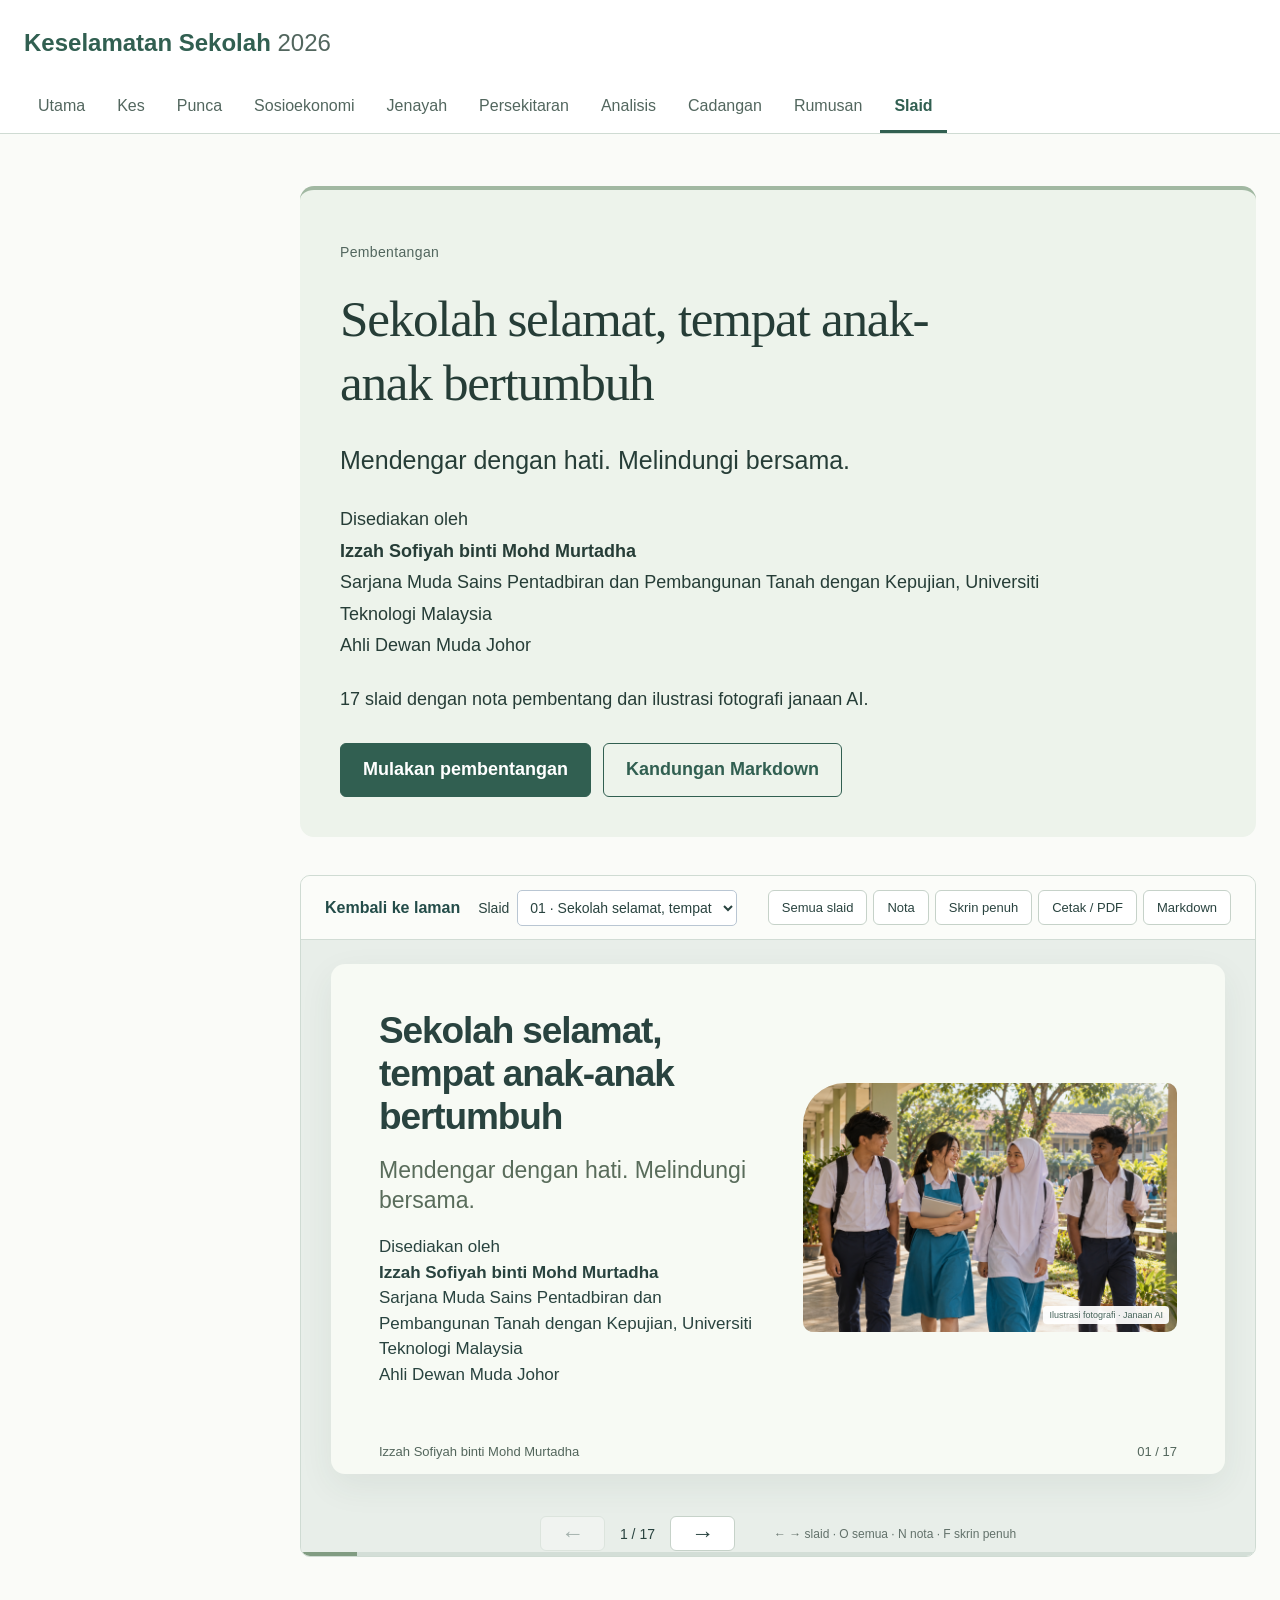
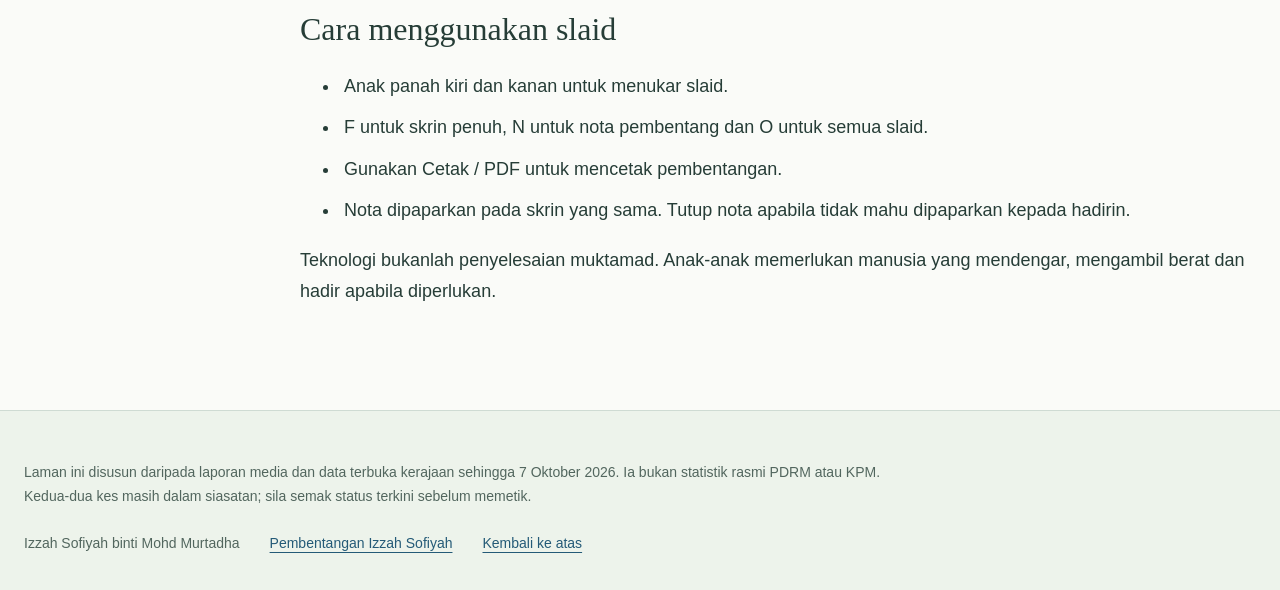
<file: slaid.html>
<!doctype html><html lang="ms"><head><meta charset="utf-8"><meta name="viewport" content="width=device-width,initial-scale=1"><title>Slaid | Keselamatan Sekolah 2026</title><meta name="description" content="Laporan keselamatan sekolah 2026: kes, konteks, analisis dan cadangan. Sumber laporan media dan data terbuka."><link rel="stylesheet" href="assets/css/style.css"><script defer src="assets/js/main.js"></script></head><body><a class="skip" href="#kandungan">Langkau ke kandungan</a><header class="site-header"><div class="header-top"><a class="brand" href="index.html">Keselamatan Sekolah <span>2026</span></a><button id="menu" aria-controls="nav" aria-expanded="false">Menu</button></div><nav id="nav" aria-label="Navigasi utama"><a href="index.html">Utama</a><a href="kes.html">Kes</a><a href="punca.html">Punca</a><a href="sosioekonomi.html">Sosioekonomi</a><a href="jenayah.html">Jenayah</a><a href="persekitaran.html">Persekitaran</a><a href="analisis.html">Analisis</a><a href="cadangan.html">Cadangan</a><a href="rumusan.html">Rumusan</a><a href="slaid.html" aria-current="page">Slaid</a></nav></header><div class="page-shell"><main id="kandungan" tabindex="-1"><section class="hero"><p class="eyebrow">Pembentangan</p><h1>Sekolah selamat, tempat anak-anak bertumbuh</h1><p class="lead">Mendengar dengan hati. Melindungi bersama.</p><p>Disediakan oleh<br><strong>Izzah Sofiyah binti Mohd Murtadha</strong><br>Sarjana Muda Sains Pentadbiran dan Pembangunan Tanah dengan Kepujian, Universiti Teknologi Malaysia<br>Ahli Dewan Muda Johor</p><p>17 slaid dengan nota pembentang dan ilustrasi fotografi janaan AI.</p><div class="hero-actions"><a class="button" href="slaid/index.html">Mulakan pembentangan</a><a class="button secondary" href="slaid/slides.md" download>Kandungan Markdown</a></div></section><div class="deck-preview"><iframe src="slaid/index.html" title="Pratonton slaid keselamatan sekolah" loading="lazy" allow="fullscreen"></iframe></div><section><h2>Cara menggunakan slaid</h2><ul><li>Anak panah kiri dan kanan untuk menukar slaid.</li><li>F untuk skrin penuh, N untuk nota pembentang dan O untuk semua slaid.</li><li>Gunakan Cetak / PDF untuk mencetak pembentangan.</li><li>Nota dipaparkan pada skrin yang sama. Tutup nota apabila tidak mahu dipaparkan kepada hadirin.</li></ul><p>Teknologi bukanlah penyelesaian muktamad. Anak-anak memerlukan manusia yang mendengar, mengambil berat dan hadir apabila diperlukan.</p></section></main></div><footer class="site-footer"><p>Laman ini disusun daripada laporan media dan data terbuka kerajaan sehingga 7 Oktober 2026. Ia bukan statistik rasmi PDRM atau KPM. Kedua-dua kes masih dalam siasatan; sila semak status terkini sebelum memetik.</p><div><span>Izzah Sofiyah binti Mohd Murtadha</span><a href="slaid.html">Pembentangan Izzah Sofiyah</a><a href="#kandungan">Kembali ke atas</a></div></footer></body></html>
</file>
<file: assets/css/style.css>
:root{color-scheme:light dark;--bg:#fafbf8;--paper:#fff;--ink:#263d37;--muted:#52665e;--line:#cfdbd3;--green:#315f51;--soft:#edf3eb;--gold:#836225;--link:#245a77}*{box-sizing:border-box}html{scroll-padding-top:30px}body{margin:0;background:var(--bg);color:var(--ink);font:18px/1.75 Calibri,"Avenir Next",Arial,sans-serif}a{color:var(--link);text-underline-offset:4px;overflow-wrap:anywhere}a:hover{text-decoration-thickness:2px}button{font:inherit;cursor:pointer}button,a{touch-action:manipulation}:focus-visible{outline:3px solid #a17b2c;outline-offset:4px}.skip{position:absolute;left:20px;top:-100px;background:var(--paper);padding:12px;z-index:9}.skip:focus{top:10px}.site-header{background:var(--paper);border-bottom:1px solid var(--line);padding:22px max(24px,calc((100vw - 1320px)/2)) 0}.header-top{display:flex;align-items:center;justify-content:space-between;gap:20px}.brand{font-size:24px;font-weight:700;color:var(--green);text-decoration:none}.brand span{font-weight:400;color:var(--muted)}#menu{display:none;background:var(--soft);border:1px solid var(--line);border-radius:6px;padding:8px 16px;color:var(--ink)}nav{display:flex;gap:4px;flex-wrap:wrap;margin-top:18px}nav a{padding:10px 14px;color:var(--muted);text-decoration:none;font-size:16px;border-bottom:3px solid transparent}nav a[aria-current]{border-color:var(--green);color:var(--green);font-weight:700}.page-shell{max-width:1320px;display:grid;grid-template-columns:220px minmax(0,1fr);gap:56px;margin:52px auto 80px;padding:0 24px}main{min-width:0;max-width:100%;grid-column:2}main>p,main>ul,main>ol{max-width:72ch}.toc{grid-column:1;grid-row:1;align-self:start;position:sticky;top:24px;max-height:88vh;overflow:auto;font-size:14px}.toc p{color:var(--muted);font-weight:700;margin-top:0}.toc a{display:block;text-decoration:none;border-left:2px solid var(--line);padding:8px 14px;line-height:1.5;color:var(--muted)}.toc a:hover{background:var(--soft);border-color:var(--green)}h1,h2,h3,h4{line-height:1.25;scroll-margin-top:30px}h1,h2{font-family:Georgia,"Times New Roman",serif;font-weight:400}h1{font-size:clamp(32px,4vw,54px);letter-spacing:-.025em;margin:12px 0 24px;max-width:24ch}h2{font-size:32px;margin:52px 0 22px}h3{font-size:23px;margin:32px 0 16px}h4{font-size:21px;margin:12px 0 18px}p{margin:14px 0 22px}li{padding-left:4px;margin:10px 0}strong{font-weight:700}.eyebrow{font-size:14px;color:var(--muted);letter-spacing:.025em}.hero{padding:36px 40px 40px;background:var(--soft);border-radius:14px;border-top:4px solid #a1b8a2;margin-bottom:38px}.hero p{max-width:70ch}.hero h1{margin-top:14px}.hero .lead{font-size:25px}.hero-actions{display:flex;flex-wrap:wrap;gap:12px;margin-top:28px}.button{display:inline-block;padding:10px 22px;border:1px solid var(--green);border-radius:6px;background:var(--green);color:#fff;text-decoration:none;font-weight:600}.button.secondary{color:var(--green);background:transparent}.findings{list-style:none;display:grid;grid-template-columns:repeat(3,minmax(0,1fr));padding:0;gap:18px;max-width:none!important}.findings li{margin:0;padding:24px;border:1px solid var(--line);border-top:3px solid #a1b8a2;border-radius:7px;font-size:16px;line-height:1.7;background:var(--paper)}.findings strong{display:block;font-size:19px;margin-bottom:12px;line-height:1.4}.quick>div{display:grid;grid-template-columns:repeat(3,minmax(0,1fr));gap:10px}.quick a{display:flex;justify-content:space-between;text-decoration:none;border-bottom:1px solid var(--line);padding:15px;color:var(--green);background:var(--paper)}.table-scroll{max-width:100%;overflow-x:auto;margin:22px 0 32px;border:1px solid var(--line);border-radius:8px;background:var(--paper)}table{border-collapse:collapse;width:100%;font-size:16px;line-height:1.55;min-width:620px}caption{text-align:left;padding:14px 18px;font-size:15px;font-weight:600;color:var(--muted);background:var(--soft)}th,td{text-align:left;padding:15px 16px;vertical-align:top;border-bottom:1px solid var(--line)}thead th{background:var(--green);color:white;font-weight:600}tbody th{font-weight:500}tbody tr:nth-child(even){background:var(--soft)}tbody tr:last-child>*{border-bottom:0}.chart{margin:30px 0;padding:24px;border:1px solid var(--line);border-radius:8px;background:var(--paper)}.chart-frame{height:320px;position:relative}figcaption{color:var(--muted);font-size:14px;line-height:1.6;margin-top:15px}.chart-status{font-size:14px}.filters{display:flex;gap:10px;align-items:center;flex-wrap:wrap;padding:16px 0}.filters button{border:1px solid var(--green);padding:7px 18px;border-radius:99px;background:var(--paper);color:var(--green)}.filters button[aria-pressed=true]{color:white;background:var(--green)}#filter-status{font-size:14px;color:var(--muted)}.recommendation{padding:26px;margin:25px 0;background:var(--paper);border:1px solid var(--line);border-radius:10px}.recommendation[hidden]{display:none}.badge{display:inline-block;padding:3px 12px;background:var(--soft);border:1px solid var(--line);border-radius:4px;font-size:14px;color:var(--green)}.badge.caution{color:var(--gold);margin-top:35px}.category{border-left:5px solid #466b84;padding:10px 16px;background:var(--soft)}.category.bukan{border-color:#637553}.category.konteks{border-color:#82688e}.deck-preview{border:1px solid var(--line);border-radius:10px;overflow:hidden;background:var(--soft)}iframe{display:block;width:100%;height:680px;border:0}.site-footer{padding:35px max(24px,calc((100vw - 1272px)/2));background:var(--soft);border-top:1px solid var(--line);font-size:14px;color:var(--muted)}.site-footer p{max-width:110ch}.site-footer div{display:flex;flex-wrap:wrap;gap:12px 30px}code{font-size:.9em;overflow-wrap:anywhere}#kandungan:focus{outline:none}@media(max-width:1050px){.page-shell{grid-template-columns:1fr;gap:24px;margin-top:28px}.toc{position:static;grid-column:1;display:flex;gap:5px;flex-wrap:wrap;max-height:none;border-bottom:1px solid var(--line);padding-bottom:15px}.toc p{width:100%;margin-bottom:5px}.toc a{border:0;padding:5px 9px;font-size:13px;background:var(--soft);border-radius:4px}main{grid-column:1}.findings{grid-template-columns:1fr}.hero{padding:28px}}@media(max-width:650px){body{font-size:17px}.site-header{padding:16px 18px 0}.brand{font-size:20px}#menu{display:block}.js nav{display:none}.js nav.open{display:flex}nav{padding-bottom:12px}nav a{padding:7px 9px;font-size:15px}.page-shell{padding:0 18px;margin-bottom:40px}.hero{padding:22px}.hero h1{font-size:34px}.hero .lead{font-size:21px}h2{font-size:28px}h3{font-size:21px}.quick>div{grid-template-columns:1fr 1fr}.recommendation{padding:18px}.chart{padding:14px}.chart-frame{height:280px}iframe{height:700px}.toc{display:none}.site-footer{padding:25px 18px}.button{padding:9px 16px}}@media(prefers-color-scheme:dark){:root{--bg:#162522;--paper:#1d302b;--ink:#e0e9e2;--muted:#bccbc2;--line:#476057;--green:#a7d2bb;--soft:#253b33;--gold:#e0c586;--link:#a5d3ed}.button,.filters button[aria-pressed=true],thead th{background:#315f51;color:#fff}.button.secondary{color:var(--green)}.hero{border-color:#82a98b}}@media print{@page{margin:15mm}body{background:white;color:#111;font-size:11pt}.site-header,.toc,.skip,.hero-actions,.filters,.quick,.deck-preview{display:none!important}.page-shell{display:block;padding:0;margin:0;max-width:none}main{max-width:none}.hero,.recommendation,.chart,.table-scroll{background:white;border-color:#aaa;box-shadow:none;border-radius:0}.recommendation[hidden]{display:block!important}.table-scroll{overflow:visible}table{min-width:0;font-size:9pt}th,td{padding:6px;overflow-wrap:anywhere}thead th{background:#eee;color:black}h1{font-size:26pt}h2{font-size:21pt}h3{font-size:16pt}.site-footer{background:white;color:#333;padding:15px 0}a{color:#111}a[href^="http"]:after{content:" (" attr(href) ")";font-size:8pt;overflow-wrap:anywhere}.chart{break-inside:avoid}.findings{display:block}.findings li{margin-bottom:10px}tr{break-inside:avoid}}

tr.international>th{border-left:5px solid #82688e}tr.reference>th{border-left:5px solid #8a743b}
</file>
